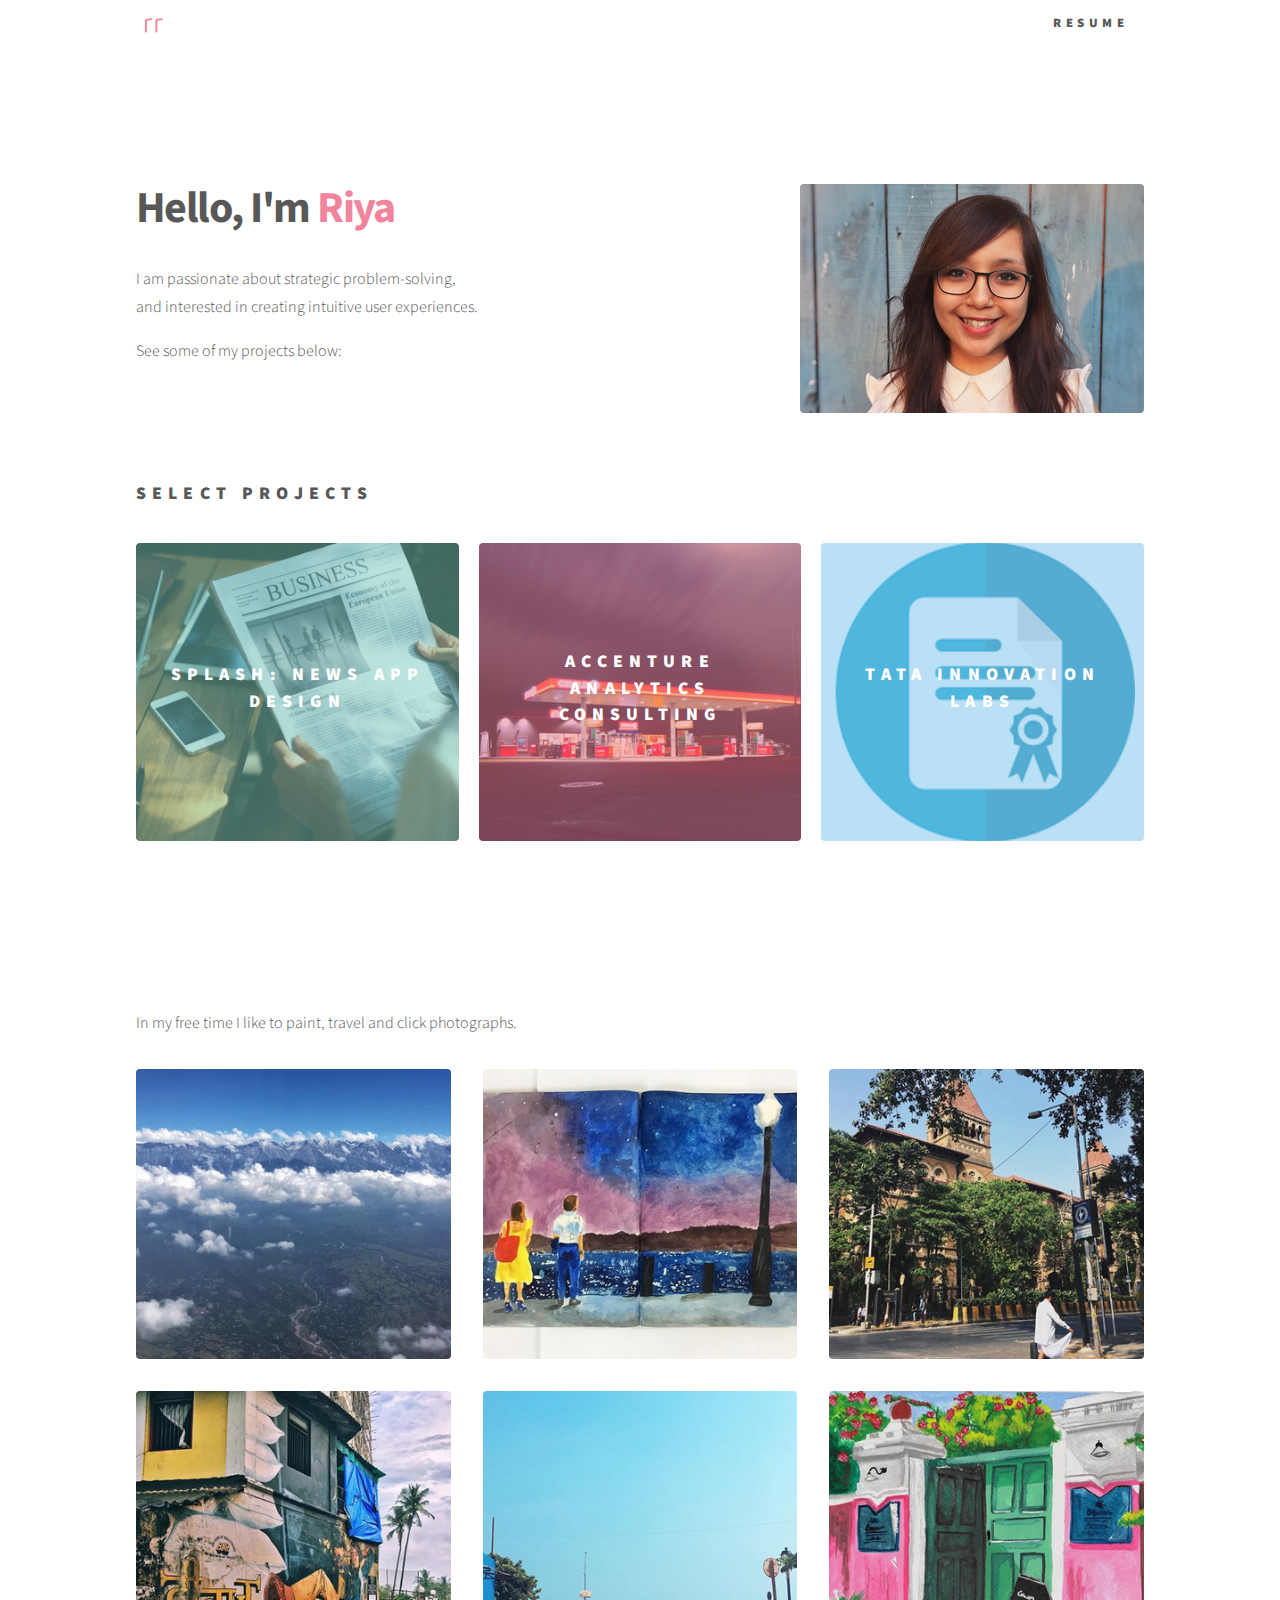
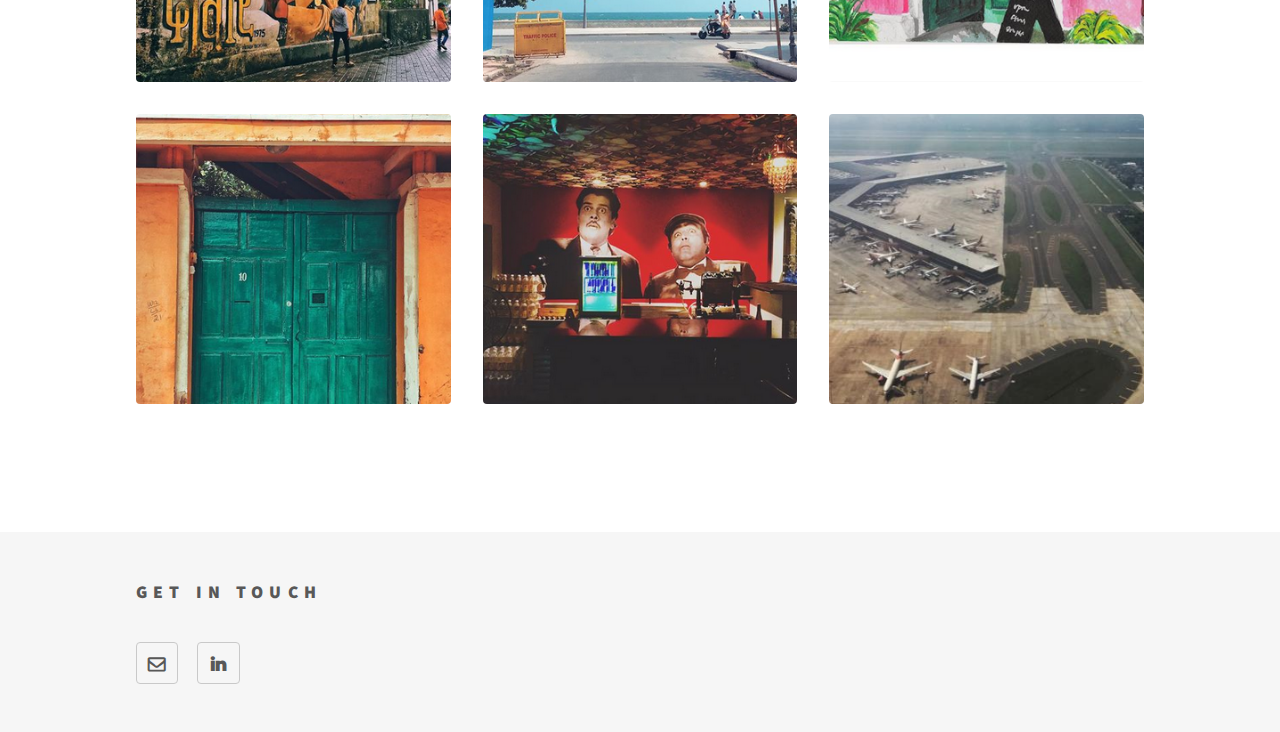
<file: index.html>
<!DOCTYPE HTML>
<!--
	Phantom by HTML5 UP
	html5up.net | @ajlkn
	Free for personal and commercial use under the CCA 3.0 license (html5up.net/license)
-->
<html>
	<head>
		<title>UX Portfolio of Riya Rana</title>
		<meta charset="utf-8" />
		<meta name="viewport" content="width=device-width, initial-scale=1, user-scalable=no" />
		<link rel="stylesheet" href="assets/css/main.css" />
		<noscript><link rel="stylesheet" href="assets/css/noscript.css" /></noscript>
	</head>
	<body class="is-preload">
		<!-- Wrapper -->
			<div id="wrapper">

				<!-- Header -->
				<!-- Navigation bar -->
						<header id="header">
						<div  class="inner">
							<h6><ul class= "navbar">
						   <!-- <li class="left"><a href="index.html">Home</a></li> -->
							 <li class="symbol"><a href="index.html"><img src="images/logo05.png" alt="" /></a></li>
						   <li class="right"><a href="https://riya-rana.github.io/Riya_Rana_resume_for_portfolio.pdf">Resume</a></li>

						 </ul></h6>

					 </div>
					 </header>

				<!-- Main -->
					<div id="main">
						<div class="inner">
							<header>
								<span class="image right"><img src="images/me_horizontal_new.png" alt="" /></span>
								<h1>Hello, I'm <span style="color: #f2849e">Riya</span><br />
								</h1>
								 <p>I am passionate about strategic problem-solving,<br />
									and interested in creating intuitive user experiences. </p>
								<p>See some of my projects below: </p>
							</header>


							<br>
							<br>
							<br>
							<header>
							<h2>Select projects</h2>
							</header>

							<section class="tiles">
								<article class="style3">
									<span class="image">
										<img src="images/project1_cover_image.png" alt="" />
									</span>
									<a href="project01.html">
										<h2>Splash: News App Design</h2>
										<div class="content">
											<p>Low Fidelity prototype of a news app</p>
										</div>
									</a>
								</article>
								<article class="style2">
									<span class="image">
										<img src="images/project2_cover_image.png" alt="" />
									</span>
									<a href="project02.html">
										<h2>Accenture Analytics Consulting</h2>
										<div class="content">
											<p>Case: Finding fuel market share drivers for an Oil and Gas giant</p>
										</div>
									</a>
								</article>
								<article class="style1">
									<span class="image">
										<img src="images/project3_cover_image.png" alt="" />
									</span>
									<a href="project03.html">
										<h2>Tata Innovation Labs</h2>
										<div class="content">
											<p>Intellectual Property Landscaping in the area of Service Design</p>
										</div>
									</a>
								</article>
							</section>
								<br>
								<br>
								<br>
								<br>
								<br>
								<br>
								<!-- Free time -->
								<p>In my free time I like to paint, travel and click photographs. </p>
								<section>
										<div class="box alt">
											<div class="row gtr-uniform">
												<div class="col-4"><span class="image fit"><img src="images/photo_1.png" alt="" /></span></div>
											<div class="col-4"><span class="image fit"><img src="images/photo_2.png" alt="" /></span></div>
											<div class="col-4"><span class="image fit"><img src="images/photo_3.png" alt="" /></span></div>
											<div class="col-4"><span class="image fit"><img src="images/photo_4.png" alt="" /></span></div>
											<div class="col-4"><span class="image fit"><img src="images/photo_5.png" alt="" /></span></div>
											<div class="col-4"><span class="image fit"><img src="images/photo_6.png" alt="" /></span></div>
											<div class="col-4"><span class="image fit"><img src="images/photo_7.png" alt="" /></span></div>
											<div class="col-4"><span class="image fit"><img src="images/photo_8.png" alt="" /></span></div>
											<div class="col-4"><span class="image fit"><img src="images/photo_9.png" alt="" /></span></div>
											</div>
										</div>
										</section>



						</div>
					</div>
					<!-- Footer -->
						<footer id="footer">
							<div class="inner">
						<!--		<section>
									<h2>Get in touch</h2>
									<form method="post" action="#">
										<div class="fields">
											<div class="field half">
												<input type="text" name="name" id="name" placeholder="Name" />
											</div>
											<div class="field half">
												<input type="email" name="email" id="email" placeholder="Email" />
											</div>
											<div class="field">
												<textarea name="message" id="message" placeholder="Message"></textarea>
											</div>
										</div>
										<ul class="actions">
											<li><input type="submit" value="Send" class="primary" /></li>
										</ul>
									</form>
								</section> -->
								<section>
									<h2>Get in touch</h2>
									<ul class="icons">
										<li><a href="mailto:riya.rana06@gmail.com" class="icon style2 fa-envelope-o"><span class="label">Email</span></a></li>
										<li><a href="https://www.linkedin.com/in/riyarana/" class="icon style2 fa-linkedin"><span class="label">Linkedin</span></a></li>
									</ul>
								</section>

							</div>
						</footer>


			</div>

		<!-- Scripts -->
			<script src="assets/js/jquery.min.js"></script>
			<script src="assets/js/browser.min.js"></script>
			<script src="assets/js/breakpoints.min.js"></script>
			<script src="assets/js/util.js"></script>
			<script src="assets/js/main.js"></script>
			<!-- Global site tag (gtag.js) - Google Analytics -->
			<script async src="https://www.googletagmanager.com/gtag/js?id=UA-132889032-1"></script>
			<script>
  		window.dataLayer = window.dataLayer || [];
  		function gtag(){dataLayer.push(arguments);}
  		gtag('js', new Date());
  		gtag('config', 'UA-132889032-1');
			</script>


	</body>
</html>
</file>
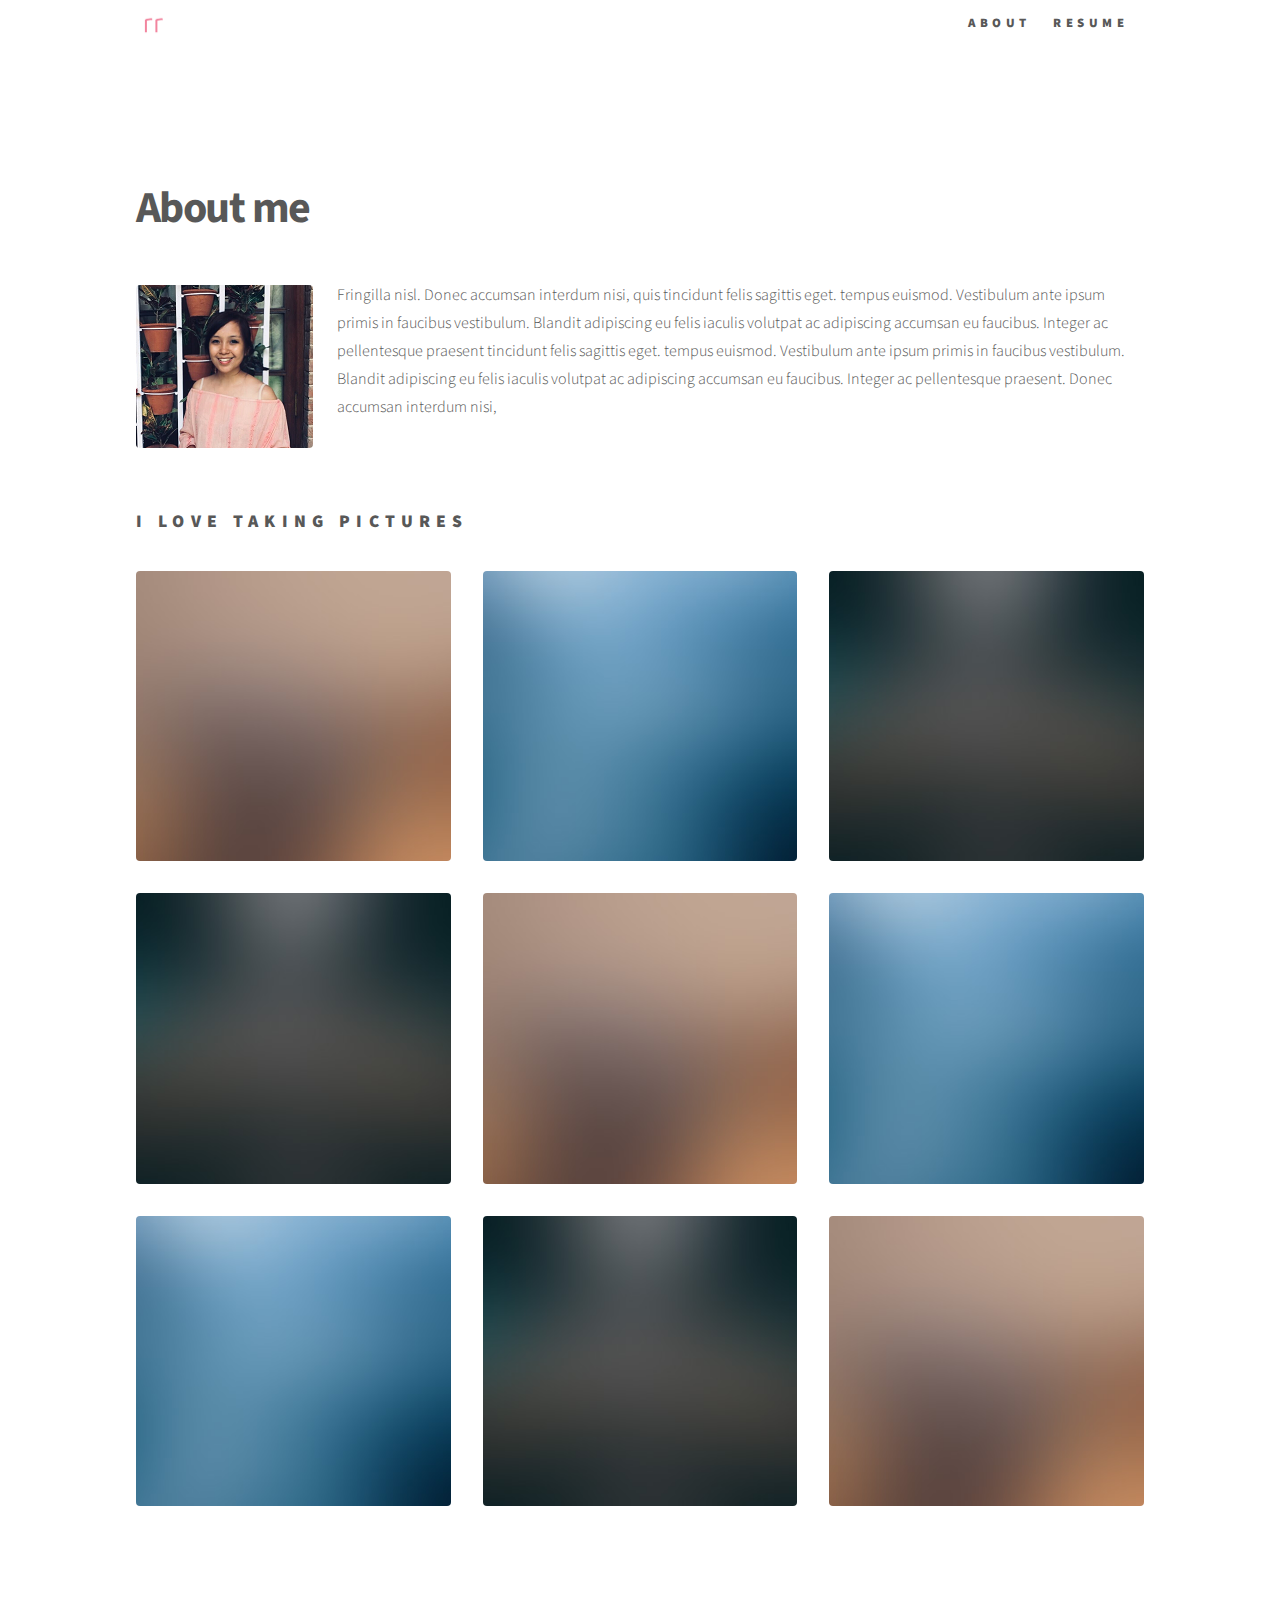
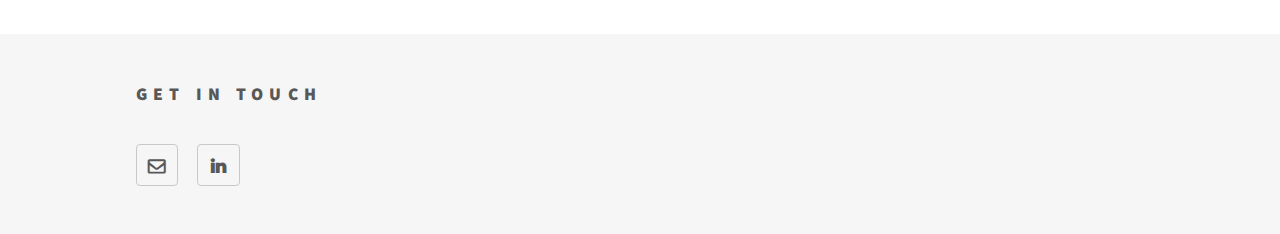
<file: about.html>
<!DOCTYPE HTML>
<!--
	Phantom by HTML5 UP
	html5up.net | @ajlkn
	Free for personal and commercial use under the CCA 3.0 license (html5up.net/license)
-->
<html>
	<head>
		<title>About</title>
		<meta charset="utf-8" />
		<meta name="viewport" content="width=device-width, initial-scale=1, user-scalable=no" />
		<link rel="stylesheet" href="assets/css/main.css" />
		<noscript><link rel="stylesheet" href="assets/css/noscript.css" /></noscript>
	</head>
	<body class="is-preload">
		<!-- Wrapper -->
			<div id="wrapper">

				<!-- Header -->
				<!-- Navigation bar -->
						<header id="header">
						<div  class="inner">
							<h6><ul class= "navbar">
								<li class="symbol"><a href="index.html"><img src="images/logo05.png" alt="" /></a></li>
								<li class="right"><a href="resume.html">Resume</a></li>
								<li class="right"><a href="about.html">About</a></li>
						 </ul></h6>
					 </div>
					 </header>

				<!-- Main -->

				<div id="main">
					<div class="inner">

						<h1>About me</h1>

						<p><span class="image left"><img src="images/me.png" alt="" /></span>Fringilla nisl. Donec accumsan interdum nisi, quis tincidunt felis sagittis eget. tempus euismod. Vestibulum ante ipsum primis in faucibus vestibulum. Blandit adipiscing eu felis iaculis volutpat ac adipiscing accumsan eu faucibus. Integer ac pellentesque praesent tincidunt felis sagittis eget. tempus euismod. Vestibulum ante ipsum primis in faucibus vestibulum. Blandit adipiscing eu felis iaculis volutpat ac adipiscing accumsan eu faucibus. Integer ac pellentesque praesent. Donec accumsan interdum nisi, </p>
						<br>
						<br>
						<h2>I love taking pictures</h2>
						<div class="box alt">
							<div class="row gtr-uniform">

								<div class="col-4"><span class="image fit"><img src="images/pic01.jpg" alt="" /></span></div>
								<div class="col-4"><span class="image fit"><img src="images/pic02.jpg" alt="" /></span></div>
								<div class="col-4"><span class="image fit"><img src="images/pic03.jpg" alt="" /></span></div>
								<div class="col-4"><span class="image fit"><img src="images/pic03.jpg" alt="" /></span></div>
								<div class="col-4"><span class="image fit"><img src="images/pic01.jpg" alt="" /></span></div>
								<div class="col-4"><span class="image fit"><img src="images/pic02.jpg" alt="" /></span></div>
								<div class="col-4"><span class="image fit"><img src="images/pic02.jpg" alt="" /></span></div>
								<div class="col-4"><span class="image fit"><img src="images/pic03.jpg" alt="" /></span></div>
								<div class="col-4"><span class="image fit"><img src="images/pic01.jpg" alt="" /></span></div>
							</div>
						</div>



					</div>
				</div>


					<!-- Footer -->
						<footer id="footer">
							<div class="inner">
						<!--		<section>
									<h2>Get in touch</h2>
									<form method="post" action="#">
										<div class="fields">
											<div class="field half">
												<input type="text" name="name" id="name" placeholder="Name" />
											</div>
											<div class="field half">
												<input type="email" name="email" id="email" placeholder="Email" />
											</div>
											<div class="field">
												<textarea name="message" id="message" placeholder="Message"></textarea>
											</div>
										</div>
										<ul class="actions">
											<li><input type="submit" value="Send" class="primary" /></li>
										</ul>
									</form>
								</section> -->
								<section>
									<h2>Get in touch</h2>
									<ul class="icons">
										<li><a href="mailto:riya.rana06@gmail.com" class="icon style2 fa-envelope-o"><span class="label">Email</span></a></li>
										<li><a href="https://www.linkedin.com/in/riyarana/" class="icon style2 fa-linkedin"><span class="label">Linkedin</span></a></li>
									</ul>
								</section>

							</div>
						</footer>

			</div>

			<!-- Scripts -->
				<script src="assets/js/jquery.min.js"></script>
				<script src="assets/js/browser.min.js"></script>
				<script src="assets/js/breakpoints.min.js"></script>
				<script src="assets/js/util.js"></script>
				<script src="assets/js/main.js"></script>
				<!-- Global site tag (gtag.js) - Google Analytics -->
				<script async src="https://www.googletagmanager.com/gtag/js?id=UA-132889032-1"></script>
				<script>
	  		window.dataLayer = window.dataLayer || [];
	  		function gtag(){dataLayer.push(arguments);}
	  		gtag('js', new Date());
	  		gtag('config', 'UA-132889032-1');
				</script>


		</body>
	</html>
</file>
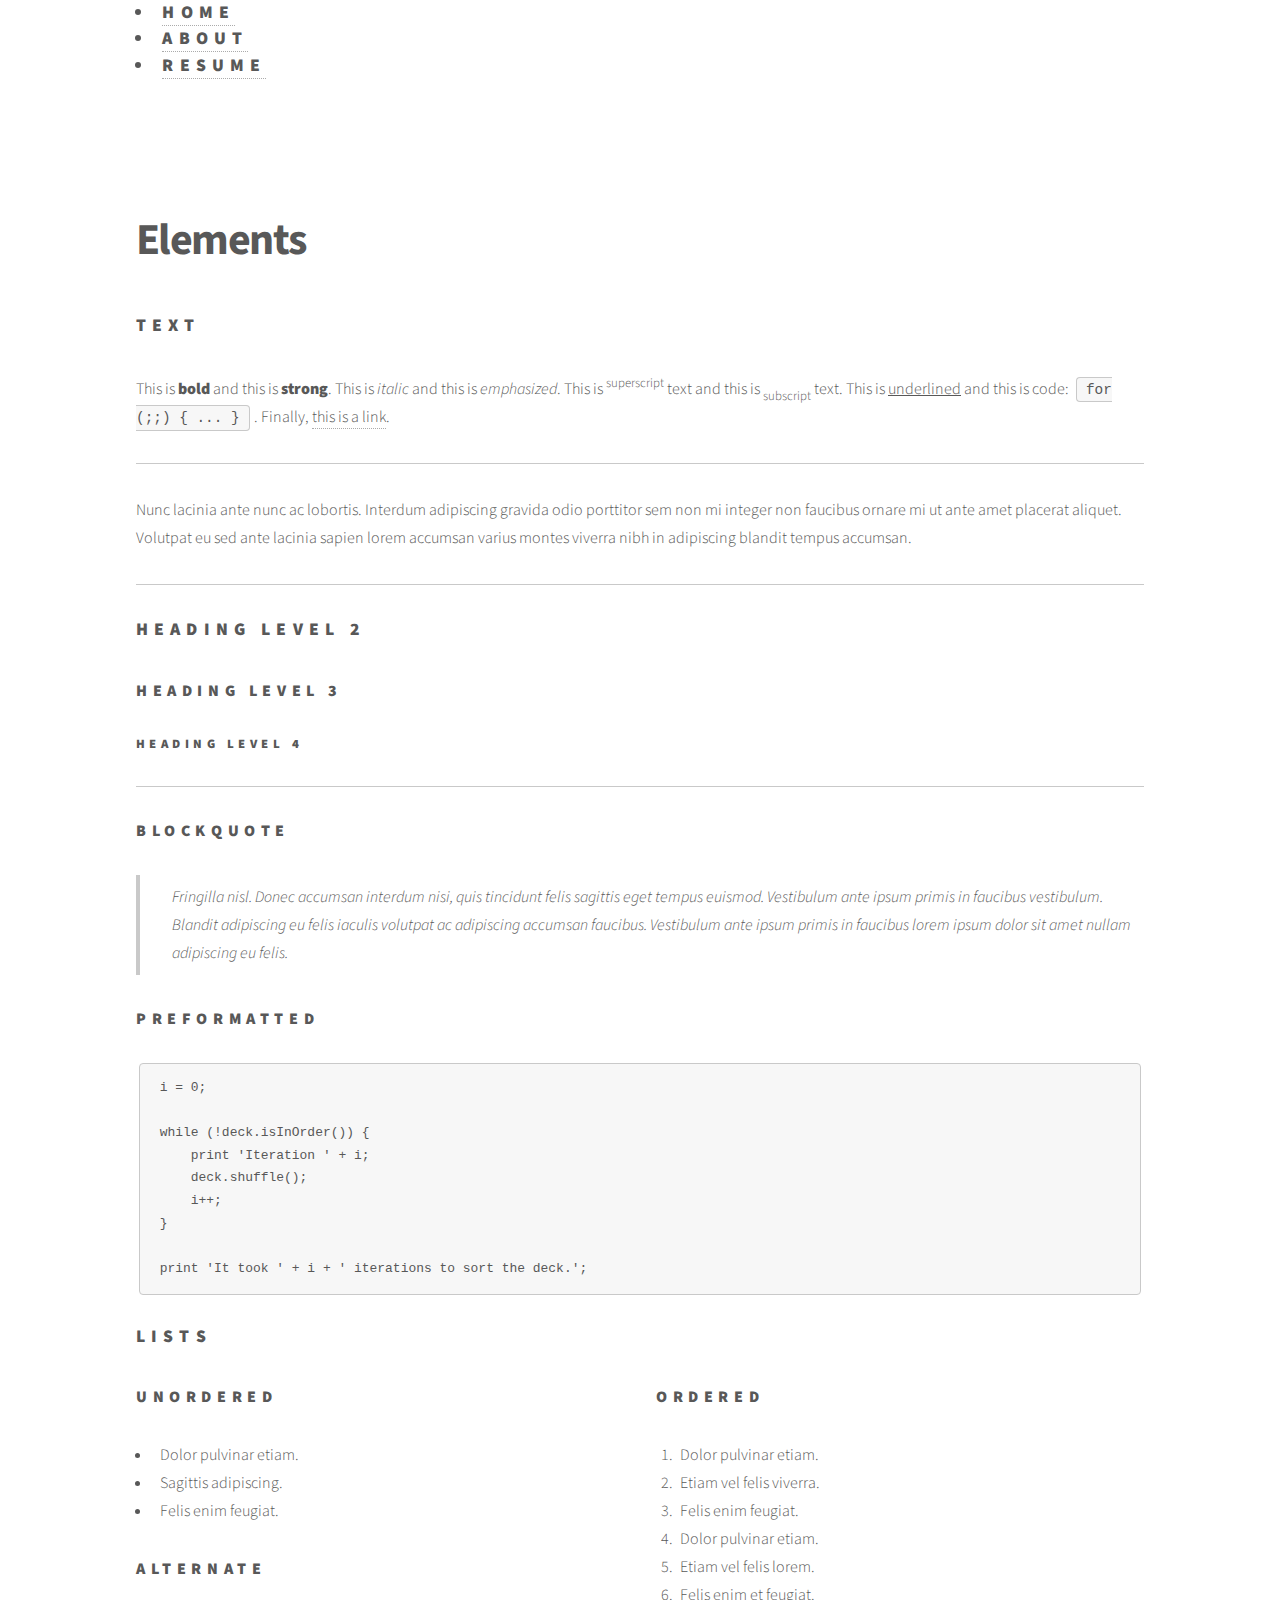
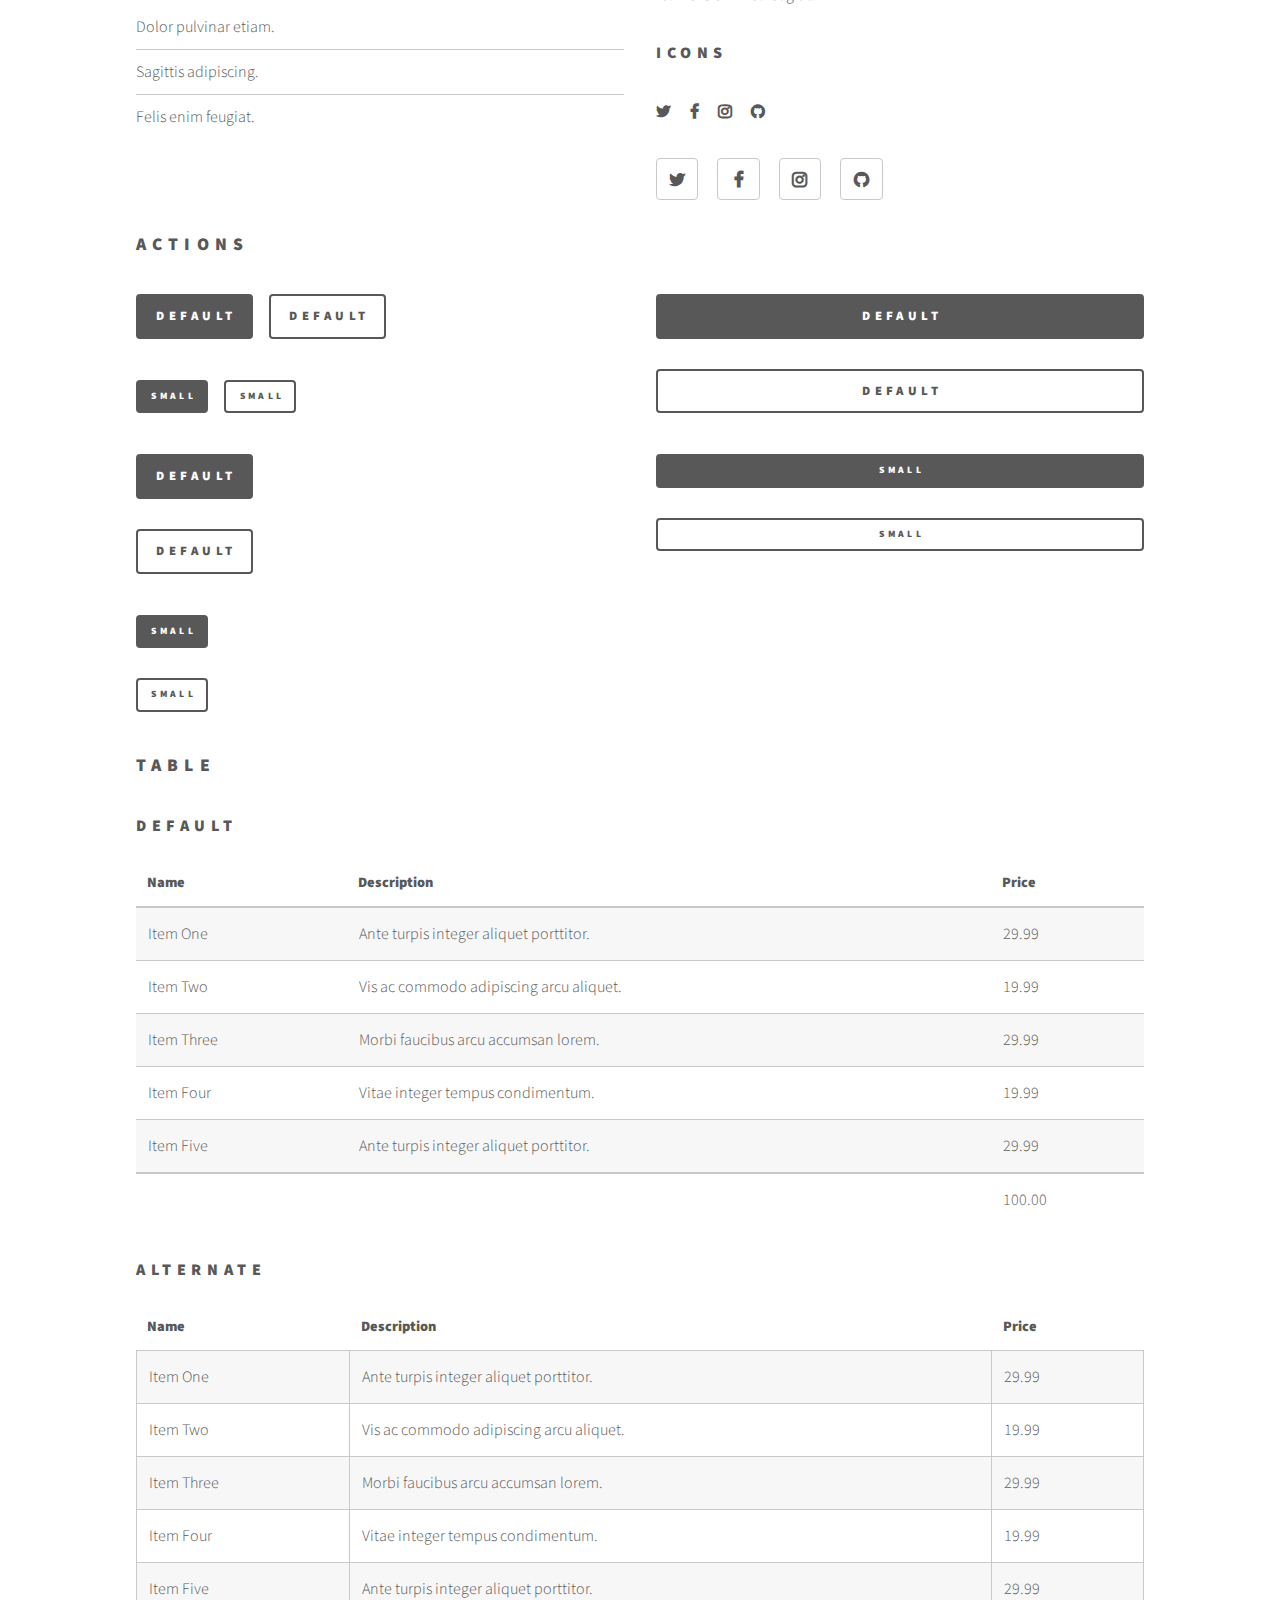
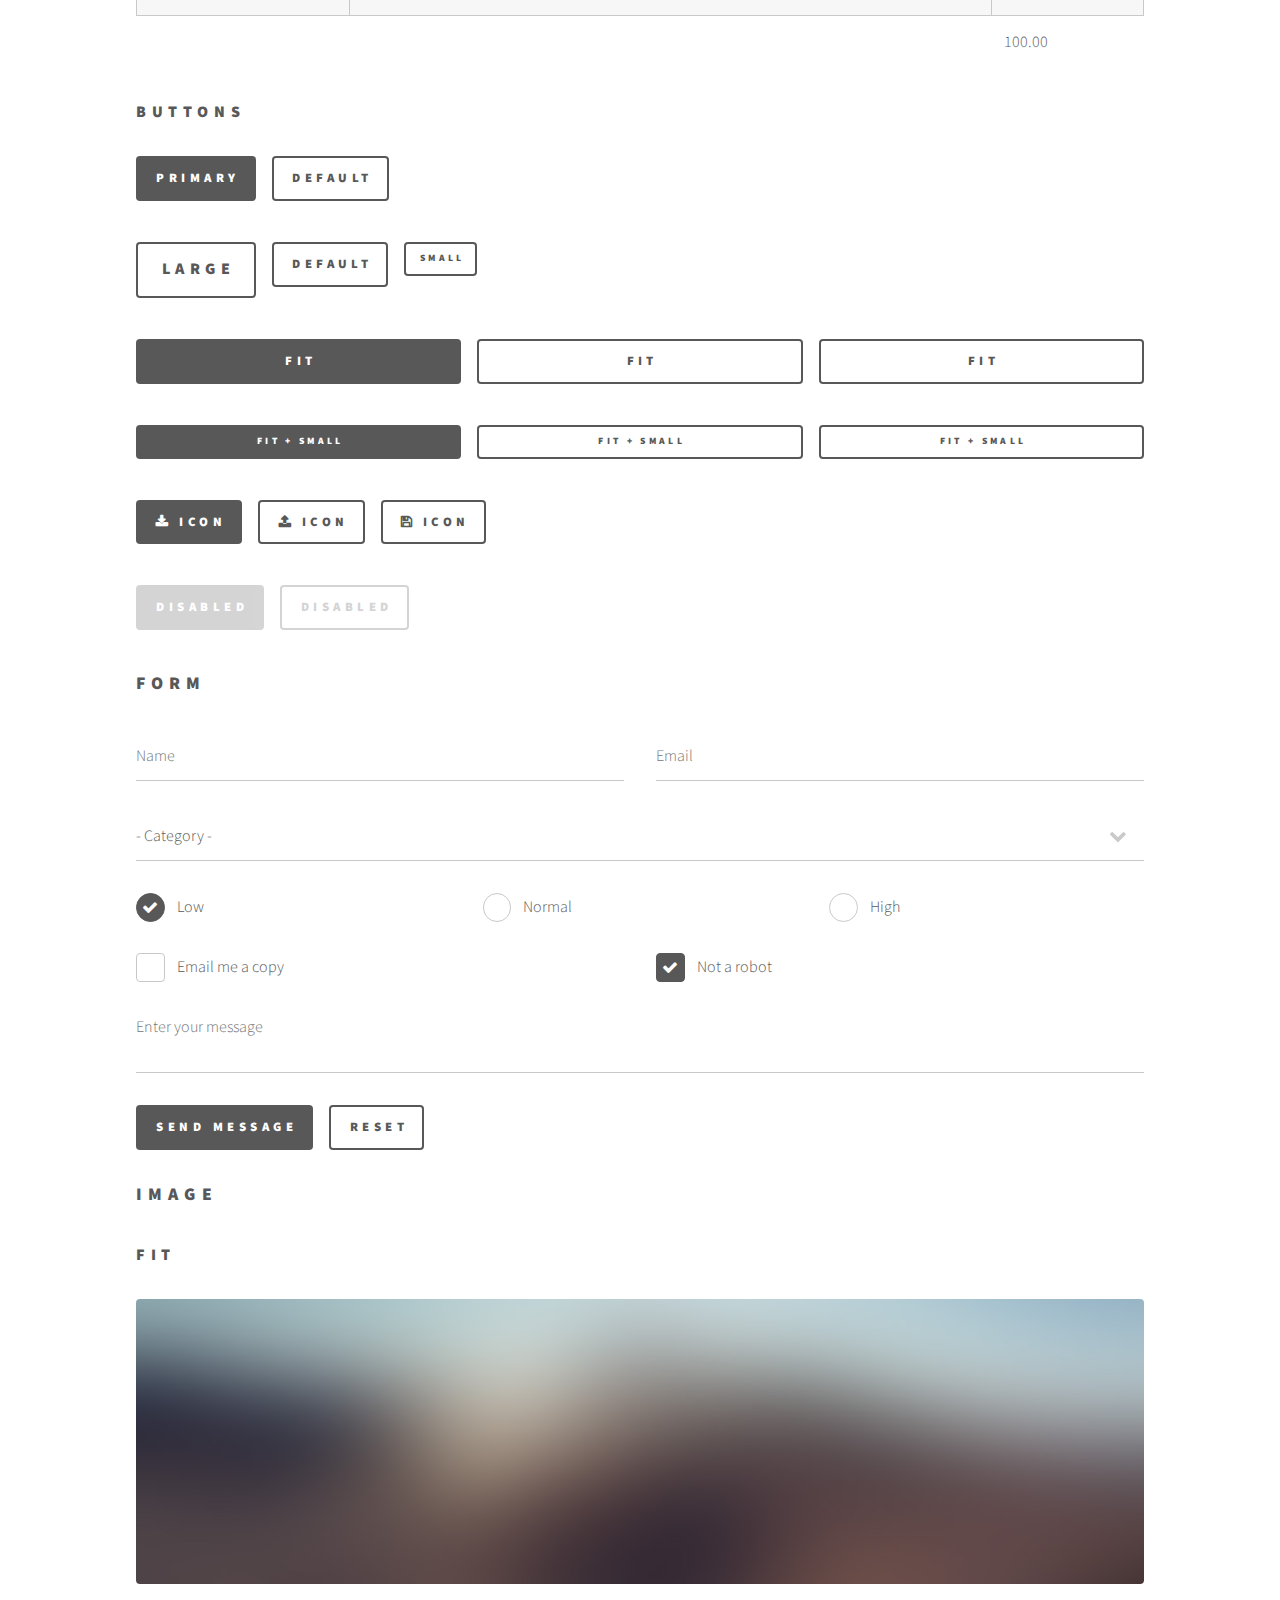
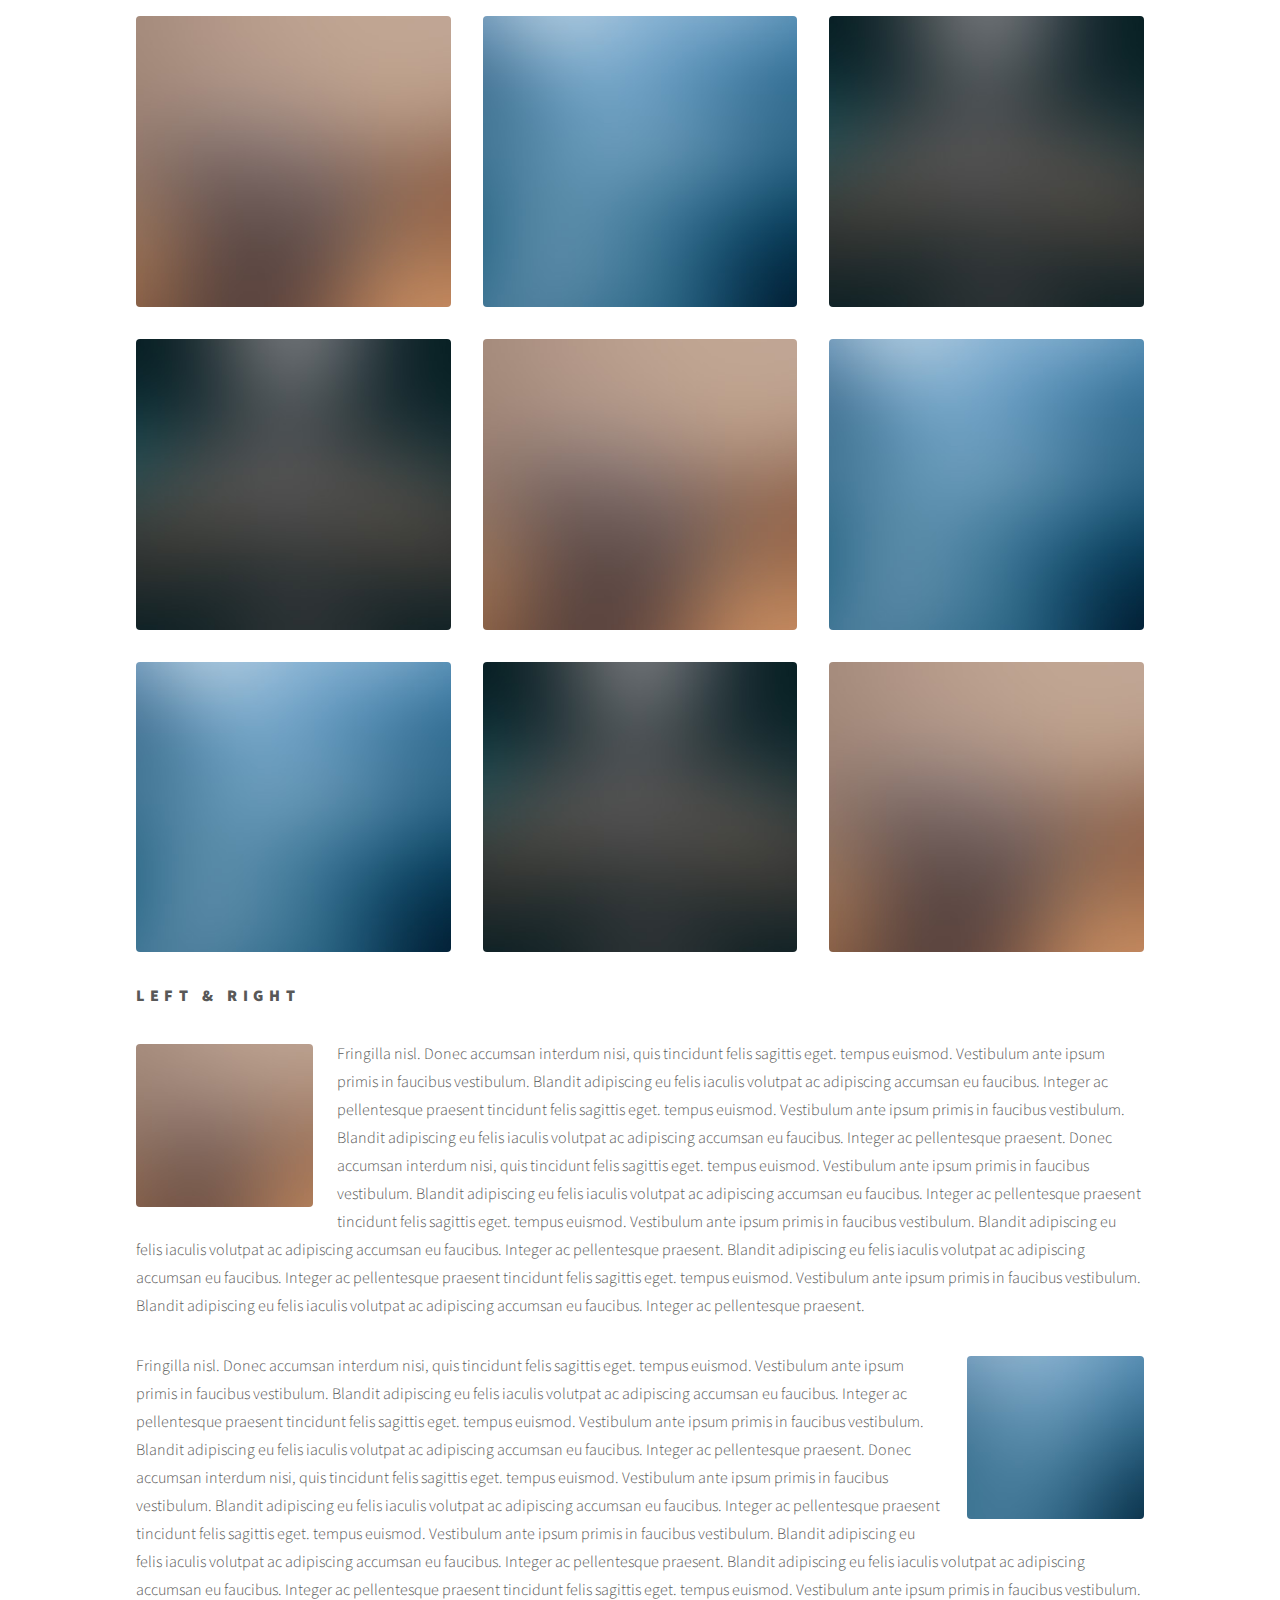
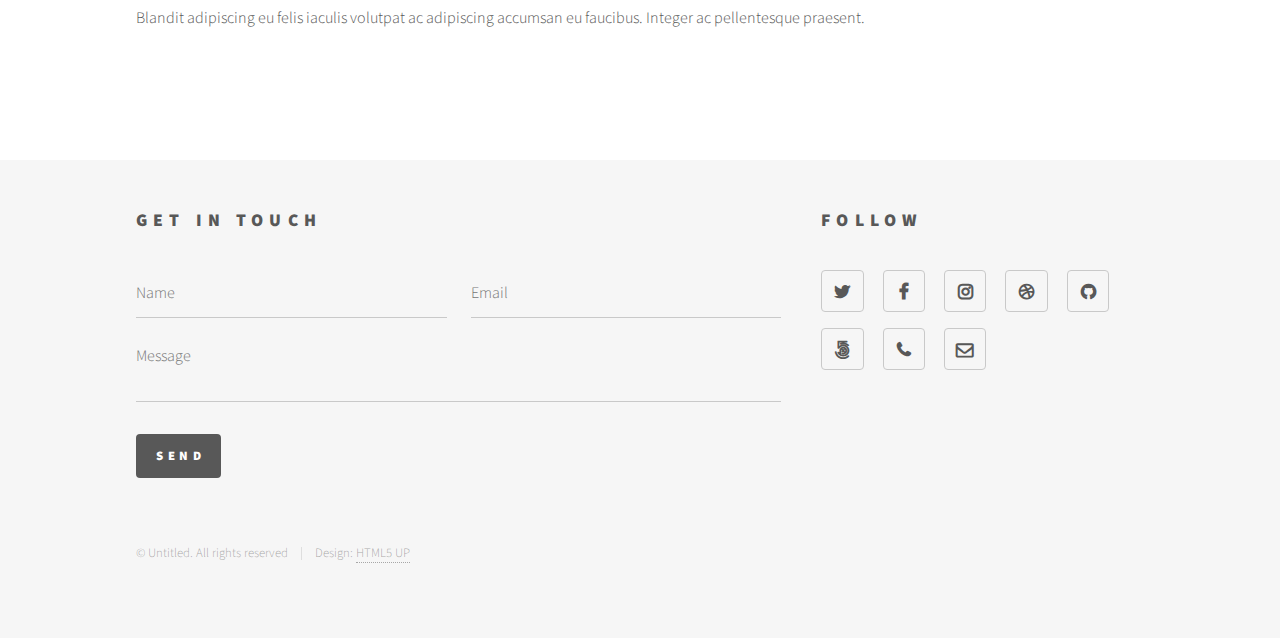
<file: elements.html>
<!DOCTYPE HTML>
<!--
	Phantom by HTML5 UP
	html5up.net | @ajlkn
	Free for personal and commercial use under the CCA 3.0 license (html5up.net/license)
-->
<html>
	<head>
		<title>Elements - Phantom by HTML5 UP</title>
		<meta charset="utf-8" />
		<meta name="viewport" content="width=device-width, initial-scale=1, user-scalable=no" />
		<link rel="stylesheet" href="assets/css/main.css" />
		<noscript><link rel="stylesheet" href="assets/css/noscript.css" /></noscript>
	</head>
	<body class="is-preload">
		<!-- Wrapper -->
			<div id="wrapper">

				<!-- Header -->
				<header id="header">
				<div class="inner">
					<h2><ul>
					 <li><a href="index.html">Home</a></li>
					 <li><a href="about.html">About</a></li>
					 <li><a href="resume.html">Resume</a></li>
				 </ul></h2>
			 </div>
			 </header>
			 		<!-- Main -->
					<div id="main">
						<div class="inner">
							<h1>Elements</h1>

							<!-- Text -->
								<section>
									<h2>Text</h2>
									<p>This is <b>bold</b> and this is <strong>strong</strong>. This is <i>italic</i> and this is <em>emphasized</em>.
									This is <sup>superscript</sup> text and this is <sub>subscript</sub> text.
									This is <u>underlined</u> and this is code: <code>for (;;) { ... }</code>. Finally, <a href="#">this is a link</a>.</p>
									<hr />
									<p>Nunc lacinia ante nunc ac lobortis. Interdum adipiscing gravida odio porttitor sem non mi integer non faucibus ornare mi ut ante amet placerat aliquet. Volutpat eu sed ante lacinia sapien lorem accumsan varius montes viverra nibh in adipiscing blandit tempus accumsan.</p>
									<hr />
									<h2>Heading Level 2</h2>
									<h3>Heading Level 3</h3>
									<h4>Heading Level 4</h4>
									<hr />
									<h3>Blockquote</h3>
									<blockquote>Fringilla nisl. Donec accumsan interdum nisi, quis tincidunt felis sagittis eget tempus euismod. Vestibulum ante ipsum primis in faucibus vestibulum. Blandit adipiscing eu felis iaculis volutpat ac adipiscing accumsan faucibus. Vestibulum ante ipsum primis in faucibus lorem ipsum dolor sit amet nullam adipiscing eu felis.</blockquote>
									<h3>Preformatted</h3>
									<pre><code>i = 0;

while (!deck.isInOrder()) {
    print 'Iteration ' + i;
    deck.shuffle();
    i++;
}

print 'It took ' + i + ' iterations to sort the deck.';</code></pre>
								</section>

							<!-- Lists -->
								<section>
									<h2>Lists</h2>
									<div class="row">
										<div class="col-6 col-12-medium">
											<h3>Unordered</h3>
											<ul>
												<li>Dolor pulvinar etiam.</li>
												<li>Sagittis adipiscing.</li>
												<li>Felis enim feugiat.</li>
											</ul>
											<h3>Alternate</h3>
											<ul class="alt">
												<li>Dolor pulvinar etiam.</li>
												<li>Sagittis adipiscing.</li>
												<li>Felis enim feugiat.</li>
											</ul>
										</div>
										<div class="col-6 col-12-medium">
											<h3>Ordered</h3>
											<ol>
												<li>Dolor pulvinar etiam.</li>
												<li>Etiam vel felis viverra.</li>
												<li>Felis enim feugiat.</li>
												<li>Dolor pulvinar etiam.</li>
												<li>Etiam vel felis lorem.</li>
												<li>Felis enim et feugiat.</li>
											</ol>
											<h3>Icons</h3>
											<ul class="icons">
												<li><a href="#" class="icon style1 fa-twitter"><span class="label">Twitter</span></a></li>
												<li><a href="#" class="icon style1 fa-facebook"><span class="label">Facebook</span></a></li>
												<li><a href="#" class="icon style1 fa-instagram"><span class="label">Instagram</span></a></li>
												<li><a href="#" class="icon style1 fa-github"><span class="label">Github</span></a></li>
											</ul>
											<ul class="icons">
												<li><a href="#" class="icon style2 fa-twitter"><span class="label">Twitter</span></a></li>
												<li><a href="#" class="icon style2 fa-facebook"><span class="label">Facebook</span></a></li>
												<li><a href="#" class="icon style2 fa-instagram"><span class="label">Instagram</span></a></li>
												<li><a href="#" class="icon style2 fa-github"><span class="label">Github</span></a></li>
											</ul>
										</div>
									</div>
									<h2>Actions</h2>
									<div class="row">
										<div class="col-6 col-12-medium">
											<ul class="actions">
												<li><a href="#" class="button primary">Default</a></li>
												<li><a href="#" class="button">Default</a></li>
											</ul>
											<ul class="actions small">
												<li><a href="#" class="button primary small">Small</a></li>
												<li><a href="#" class="button small">Small</a></li>
											</ul>
											<ul class="actions stacked">
												<li><a href="#" class="button primary">Default</a></li>
												<li><a href="#" class="button">Default</a></li>
											</ul>
											<ul class="actions stacked">
												<li><a href="#" class="button primary small">Small</a></li>
												<li><a href="#" class="button small">Small</a></li>
											</ul>
										</div>
										<div class="col-6 col-12-medium">
											<ul class="actions stacked">
												<li><a href="#" class="button primary fit">Default</a></li>
												<li><a href="#" class="button fit">Default</a></li>
											</ul>
											<ul class="actions stacked">
												<li><a href="#" class="button primary small fit">Small</a></li>
												<li><a href="#" class="button small fit">Small</a></li>
											</ul>
										</div>
									</div>
								</section>

							<!-- Table -->
								<section>
									<h2>Table</h2>
									<h3>Default</h3>
									<div class="table-wrapper">
										<table>
											<thead>
												<tr>
													<th>Name</th>
													<th>Description</th>
													<th>Price</th>
												</tr>
											</thead>
											<tbody>
												<tr>
													<td>Item One</td>
													<td>Ante turpis integer aliquet porttitor.</td>
													<td>29.99</td>
												</tr>
												<tr>
													<td>Item Two</td>
													<td>Vis ac commodo adipiscing arcu aliquet.</td>
													<td>19.99</td>
												</tr>
												<tr>
													<td>Item Three</td>
													<td> Morbi faucibus arcu accumsan lorem.</td>
													<td>29.99</td>
												</tr>
												<tr>
													<td>Item Four</td>
													<td>Vitae integer tempus condimentum.</td>
													<td>19.99</td>
												</tr>
												<tr>
													<td>Item Five</td>
													<td>Ante turpis integer aliquet porttitor.</td>
													<td>29.99</td>
												</tr>
											</tbody>
											<tfoot>
												<tr>
													<td colspan="2"></td>
													<td>100.00</td>
												</tr>
											</tfoot>
										</table>
									</div>

									<h3>Alternate</h3>
									<div class="table-wrapper">
										<table class="alt">
											<thead>
												<tr>
													<th>Name</th>
													<th>Description</th>
													<th>Price</th>
												</tr>
											</thead>
											<tbody>
												<tr>
													<td>Item One</td>
													<td>Ante turpis integer aliquet porttitor.</td>
													<td>29.99</td>
												</tr>
												<tr>
													<td>Item Two</td>
													<td>Vis ac commodo adipiscing arcu aliquet.</td>
													<td>19.99</td>
												</tr>
												<tr>
													<td>Item Three</td>
													<td> Morbi faucibus arcu accumsan lorem.</td>
													<td>29.99</td>
												</tr>
												<tr>
													<td>Item Four</td>
													<td>Vitae integer tempus condimentum.</td>
													<td>19.99</td>
												</tr>
												<tr>
													<td>Item Five</td>
													<td>Ante turpis integer aliquet porttitor.</td>
													<td>29.99</td>
												</tr>
											</tbody>
											<tfoot>
												<tr>
													<td colspan="2"></td>
													<td>100.00</td>
												</tr>
											</tfoot>
										</table>
									</div>
								</section>

							<!-- Buttons -->
								<section>
									<h3>Buttons</h3>
									<ul class="actions">
										<li><a href="#" class="button primary">Primary</a></li>
										<li><a href="#" class="button">Default</a></li>
									</ul>
									<ul class="actions">
										<li><a href="#" class="button large">Large</a></li>
										<li><a href="#" class="button">Default</a></li>
										<li><a href="#" class="button small">Small</a></li>
									</ul>
									<ul class="actions fit">
										<li><a href="#" class="button primary fit">Fit</a></li>
										<li><a href="#" class="button fit">Fit</a></li>
										<li><a href="#" class="button fit">Fit</a></li>
									</ul>
									<ul class="actions fit small">
										<li><a href="#" class="button primary fit small">Fit + Small</a></li>
										<li><a href="#" class="button fit small">Fit + Small</a></li>
										<li><a href="#" class="button fit small">Fit + Small</a></li>
									</ul>
									<ul class="actions">
										<li><a href="#" class="button primary icon fa-download">Icon</a></li>
										<li><a href="#" class="button icon fa-upload">Icon</a></li>
										<li><a href="#" class="button icon fa-save">Icon</a></li>
									</ul>
									<ul class="actions">
										<li><span class="button primary disabled">Disabled</span></li>
										<li><span class="button disabled">Disabled</span></li>
									</ul>
								</section>

							<!-- Form -->
								<section>
									<h2>Form</h2>
									<form method="post" action="#">
										<div class="row gtr-uniform">
											<div class="col-6 col-12-xsmall">
												<input type="text" name="demo-name" id="demo-name" value="" placeholder="Name" />
											</div>
											<div class="col-6 col-12-xsmall">
												<input type="email" name="demo-email" id="demo-email" value="" placeholder="Email" />
											</div>
											<div class="col-12">
												<select name="demo-category" id="demo-category">
													<option value="">- Category -</option>
													<option value="1">Manufacturing</option>
													<option value="1">Shipping</option>
													<option value="1">Administration</option>
													<option value="1">Human Resources</option>
												</select>
											</div>
											<div class="col-4 col-12-small">
												<input type="radio" id="demo-priority-low" name="demo-priority" checked>
												<label for="demo-priority-low">Low</label>
											</div>
											<div class="col-4 col-12-small">
												<input type="radio" id="demo-priority-normal" name="demo-priority">
												<label for="demo-priority-normal">Normal</label>
											</div>
											<div class="col-4 col-12-small">
												<input type="radio" id="demo-priority-high" name="demo-priority">
												<label for="demo-priority-high">High</label>
											</div>
											<div class="col-6 col-12-small">
												<input type="checkbox" id="demo-copy" name="demo-copy">
												<label for="demo-copy">Email me a copy</label>
											</div>
											<div class="col-6 col-12-small">
												<input type="checkbox" id="demo-human" name="demo-human" checked>
												<label for="demo-human">Not a robot</label>
											</div>
											<div class="col-12">
												<textarea name="demo-message" id="demo-message" placeholder="Enter your message" rows="6"></textarea>
											</div>
											<div class="col-12">
												<ul class="actions">
													<li><input type="submit" value="Send Message" class="primary" /></li>
													<li><input type="reset" value="Reset" /></li>
												</ul>
											</div>
										</div>
									</form>
								</section>

							<!-- Image -->
								<section>
									<h2>Image</h2>
									<h3>Fit</h3>
									<div class="box alt">
										<div class="row gtr-uniform">
											<div class="col-12"><span class="image fit"><img src="images/pic13.jpg" alt="" /></span></div>
											<div class="col-4"><span class="image fit"><img src="images/pic01.jpg" alt="" /></span></div>
											<div class="col-4"><span class="image fit"><img src="images/pic02.jpg" alt="" /></span></div>
											<div class="col-4"><span class="image fit"><img src="images/pic03.jpg" alt="" /></span></div>
											<div class="col-4"><span class="image fit"><img src="images/pic03.jpg" alt="" /></span></div>
											<div class="col-4"><span class="image fit"><img src="images/pic01.jpg" alt="" /></span></div>
											<div class="col-4"><span class="image fit"><img src="images/pic02.jpg" alt="" /></span></div>
											<div class="col-4"><span class="image fit"><img src="images/pic02.jpg" alt="" /></span></div>
											<div class="col-4"><span class="image fit"><img src="images/pic03.jpg" alt="" /></span></div>
											<div class="col-4"><span class="image fit"><img src="images/pic01.jpg" alt="" /></span></div>
										</div>
									</div>
									<h3>Left &amp; Right</h3>
									<p><span class="image left"><img src="images/pic14.jpg" alt="" /></span>Fringilla nisl. Donec accumsan interdum nisi, quis tincidunt felis sagittis eget. tempus euismod. Vestibulum ante ipsum primis in faucibus vestibulum. Blandit adipiscing eu felis iaculis volutpat ac adipiscing accumsan eu faucibus. Integer ac pellentesque praesent tincidunt felis sagittis eget. tempus euismod. Vestibulum ante ipsum primis in faucibus vestibulum. Blandit adipiscing eu felis iaculis volutpat ac adipiscing accumsan eu faucibus. Integer ac pellentesque praesent. Donec accumsan interdum nisi, quis tincidunt felis sagittis eget. tempus euismod. Vestibulum ante ipsum primis in faucibus vestibulum. Blandit adipiscing eu felis iaculis volutpat ac adipiscing accumsan eu faucibus. Integer ac pellentesque praesent tincidunt felis sagittis eget. tempus euismod. Vestibulum ante ipsum primis in faucibus vestibulum. Blandit adipiscing eu felis iaculis volutpat ac adipiscing accumsan eu faucibus. Integer ac pellentesque praesent. Blandit adipiscing eu felis iaculis volutpat ac adipiscing accumsan eu faucibus. Integer ac pellentesque praesent tincidunt felis sagittis eget. tempus euismod. Vestibulum ante ipsum primis in faucibus vestibulum. Blandit adipiscing eu felis iaculis volutpat ac adipiscing accumsan eu faucibus. Integer ac pellentesque praesent.</p>
									<p><span class="image right"><img src="images/pic15.jpg" alt="" /></span>Fringilla nisl. Donec accumsan interdum nisi, quis tincidunt felis sagittis eget. tempus euismod. Vestibulum ante ipsum primis in faucibus vestibulum. Blandit adipiscing eu felis iaculis volutpat ac adipiscing accumsan eu faucibus. Integer ac pellentesque praesent tincidunt felis sagittis eget. tempus euismod. Vestibulum ante ipsum primis in faucibus vestibulum. Blandit adipiscing eu felis iaculis volutpat ac adipiscing accumsan eu faucibus. Integer ac pellentesque praesent. Donec accumsan interdum nisi, quis tincidunt felis sagittis eget. tempus euismod. Vestibulum ante ipsum primis in faucibus vestibulum. Blandit adipiscing eu felis iaculis volutpat ac adipiscing accumsan eu faucibus. Integer ac pellentesque praesent tincidunt felis sagittis eget. tempus euismod. Vestibulum ante ipsum primis in faucibus vestibulum. Blandit adipiscing eu felis iaculis volutpat ac adipiscing accumsan eu faucibus. Integer ac pellentesque praesent. Blandit adipiscing eu felis iaculis volutpat ac adipiscing accumsan eu faucibus. Integer ac pellentesque praesent tincidunt felis sagittis eget. tempus euismod. Vestibulum ante ipsum primis in faucibus vestibulum. Blandit adipiscing eu felis iaculis volutpat ac adipiscing accumsan eu faucibus. Integer ac pellentesque praesent.</p>
								</section>

						</div>
					</div>

				<!-- Footer -->
					<footer id="footer">
						<div class="inner">
							<section>
								<h2>Get in touch</h2>
								<form method="post" action="#">
									<div class="fields">
										<div class="field half">
											<input type="text" name="name" id="name" placeholder="Name" />
										</div>
										<div class="field half">
											<input type="email" name="email" id="email" placeholder="Email" />
										</div>
										<div class="field">
											<textarea name="message" id="message" placeholder="Message"></textarea>
										</div>
									</div>
									<ul class="actions">
										<li><input type="submit" value="Send" class="primary" /></li>
									</ul>
								</form>
							</section>
							<section>
								<h2>Follow</h2>
								<ul class="icons">
									<li><a href="#" class="icon style2 fa-twitter"><span class="label">Twitter</span></a></li>
									<li><a href="#" class="icon style2 fa-facebook"><span class="label">Facebook</span></a></li>
									<li><a href="#" class="icon style2 fa-instagram"><span class="label">Instagram</span></a></li>
									<li><a href="#" class="icon style2 fa-dribbble"><span class="label">Dribbble</span></a></li>
									<li><a href="#" class="icon style2 fa-github"><span class="label">GitHub</span></a></li>
									<li><a href="#" class="icon style2 fa-500px"><span class="label">500px</span></a></li>
									<li><a href="#" class="icon style2 fa-phone"><span class="label">Phone</span></a></li>
									<li><a href="#" class="icon style2 fa-envelope-o"><span class="label">Email</span></a></li>
								</ul>
							</section>
							<ul class="copyright">
								<li>&copy; Untitled. All rights reserved</li><li>Design: <a href="http://html5up.net">HTML5 UP</a></li>
							</ul>
						</div>
					</footer>

			</div>

			<!-- Scripts -->
				<script src="assets/js/jquery.min.js"></script>
				<script src="assets/js/browser.min.js"></script>
				<script src="assets/js/breakpoints.min.js"></script>
				<script src="assets/js/util.js"></script>
				<script src="assets/js/main.js"></script>
				<!-- Global site tag (gtag.js) - Google Analytics -->
				<script async src="https://www.googletagmanager.com/gtag/js?id=UA-132889032-1"></script>
				<script>
	  		window.dataLayer = window.dataLayer || [];
	  		function gtag(){dataLayer.push(arguments);}
	  		gtag('js', new Date());
	  		gtag('config', 'UA-132889032-1');
				</script>


		</body>
	</html>
</file>
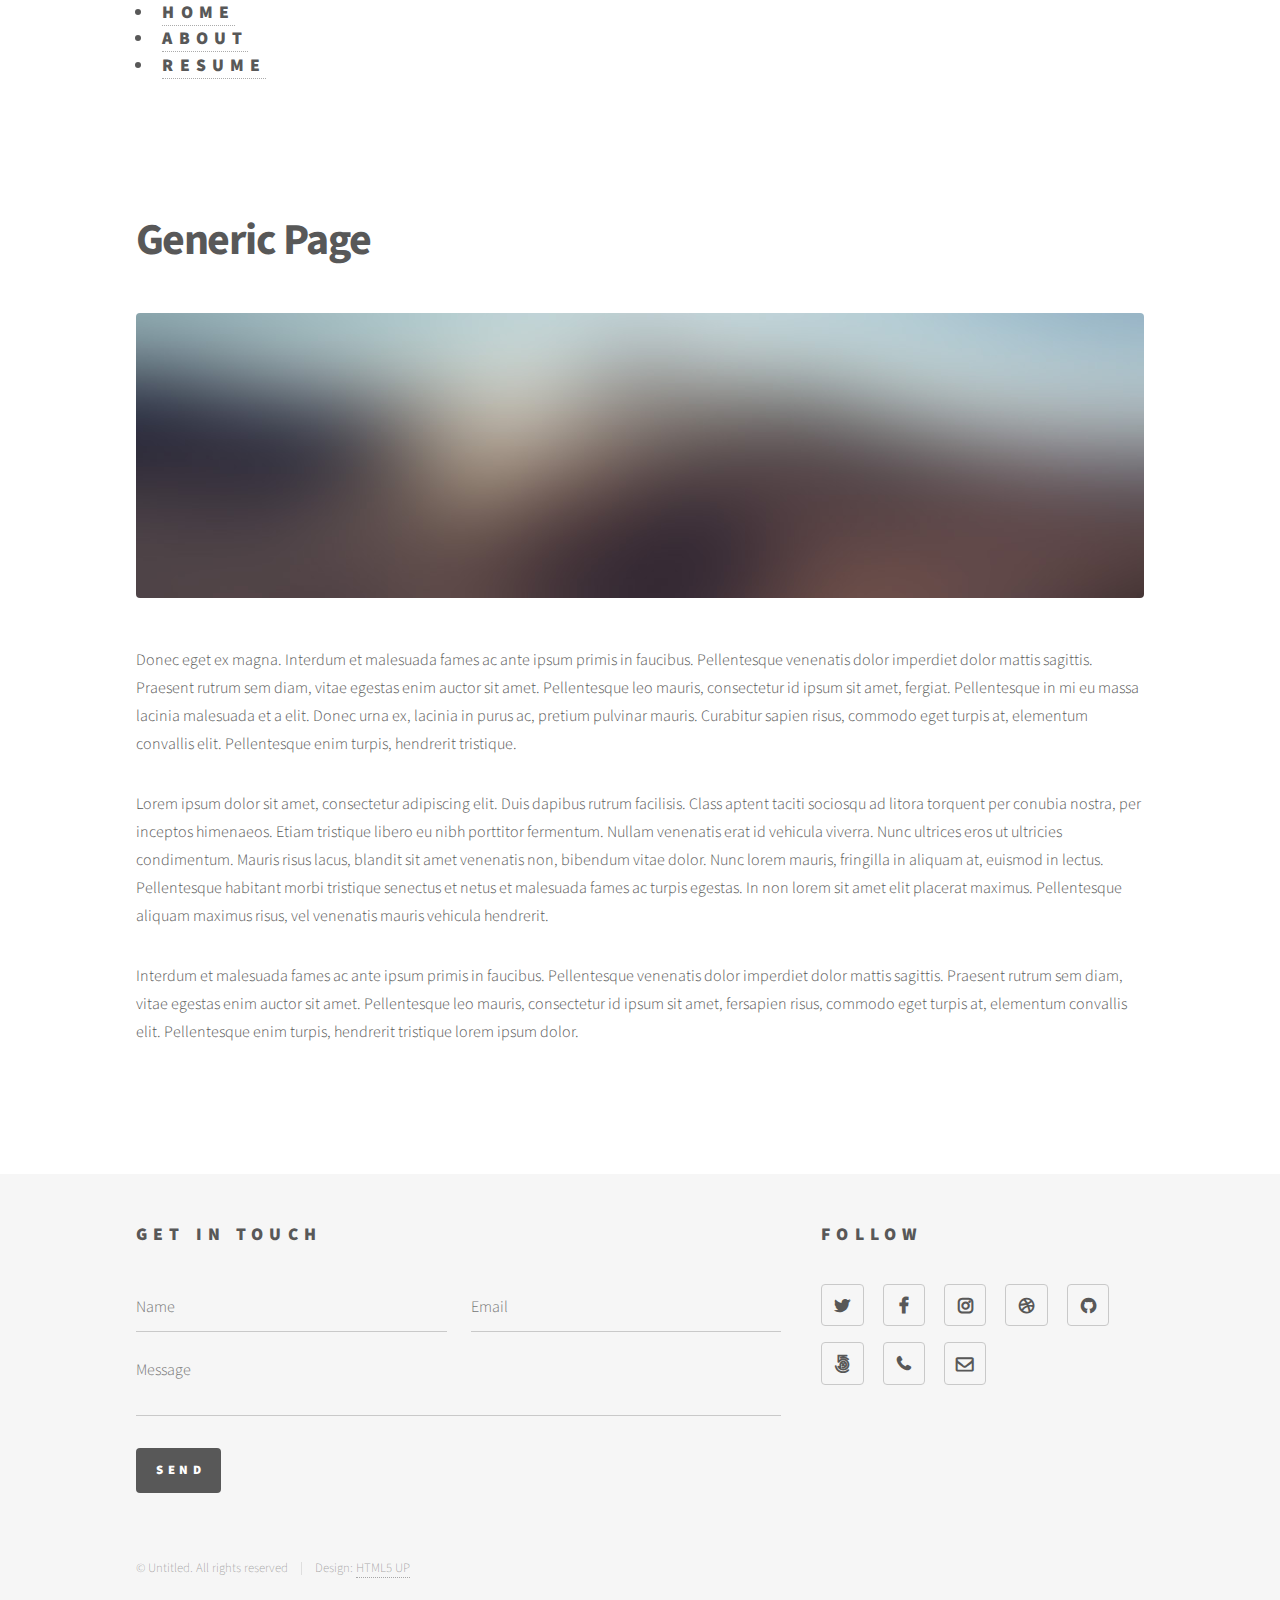
<file: generic.html>
<!DOCTYPE HTML>
<!--
	Phantom by HTML5 UP
	html5up.net | @ajlkn
	Free for personal and commercial use under the CCA 3.0 license (html5up.net/license)
-->
<html>
	<head>
		<title>Generic - Phantom by HTML5 UP</title>
		<meta charset="utf-8" />
		<meta name="viewport" content="width=device-width, initial-scale=1, user-scalable=no" />
		<link rel="stylesheet" href="assets/css/main.css" />
		<noscript><link rel="stylesheet" href="assets/css/noscript.css" /></noscript>
	</head>
	<body class="is-preload">
		<!-- Wrapper -->
			<div id="wrapper">

				<!-- Header -->
				<header id="header">
				<div class="inner">
					<h2><ul>
					 <li><a href="index.html">Home</a></li>
					 <li><a href="about.html">About</a></li>
					 <li><a href="resume.html">Resume</a></li>
				 </ul></h2>
			 </div>
			 </header>
				<!-- Main -->
					<div id="main">
						<div class="inner">
							<h1>Generic Page</h1>
							<span class="image main"><img src="images/pic13.jpg" alt="" /></span>
							<p>Donec eget ex magna. Interdum et malesuada fames ac ante ipsum primis in faucibus. Pellentesque venenatis dolor imperdiet dolor mattis sagittis. Praesent rutrum sem diam, vitae egestas enim auctor sit amet. Pellentesque leo mauris, consectetur id ipsum sit amet, fergiat. Pellentesque in mi eu massa lacinia malesuada et a elit. Donec urna ex, lacinia in purus ac, pretium pulvinar mauris. Curabitur sapien risus, commodo eget turpis at, elementum convallis elit. Pellentesque enim turpis, hendrerit tristique.</p>
							<p>Lorem ipsum dolor sit amet, consectetur adipiscing elit. Duis dapibus rutrum facilisis. Class aptent taciti sociosqu ad litora torquent per conubia nostra, per inceptos himenaeos. Etiam tristique libero eu nibh porttitor fermentum. Nullam venenatis erat id vehicula viverra. Nunc ultrices eros ut ultricies condimentum. Mauris risus lacus, blandit sit amet venenatis non, bibendum vitae dolor. Nunc lorem mauris, fringilla in aliquam at, euismod in lectus. Pellentesque habitant morbi tristique senectus et netus et malesuada fames ac turpis egestas. In non lorem sit amet elit placerat maximus. Pellentesque aliquam maximus risus, vel venenatis mauris vehicula hendrerit.</p>
							<p>Interdum et malesuada fames ac ante ipsum primis in faucibus. Pellentesque venenatis dolor imperdiet dolor mattis sagittis. Praesent rutrum sem diam, vitae egestas enim auctor sit amet. Pellentesque leo mauris, consectetur id ipsum sit amet, fersapien risus, commodo eget turpis at, elementum convallis elit. Pellentesque enim turpis, hendrerit tristique lorem ipsum dolor.</p>
						</div>
					</div>

				<!-- Footer -->
					<footer id="footer">
						<div class="inner">
							<section>
								<h2>Get in touch</h2>
								<form method="post" action="#">
									<div class="fields">
										<div class="field half">
											<input type="text" name="name" id="name" placeholder="Name" />
										</div>
										<div class="field half">
											<input type="email" name="email" id="email" placeholder="Email" />
										</div>
										<div class="field">
											<textarea name="message" id="message" placeholder="Message"></textarea>
										</div>
									</div>
									<ul class="actions">
										<li><input type="submit" value="Send" class="primary" /></li>
									</ul>
								</form>
							</section>
							<section>
								<h2>Follow</h2>
								<ul class="icons">
									<li><a href="#" class="icon style2 fa-twitter"><span class="label">Twitter</span></a></li>
									<li><a href="#" class="icon style2 fa-facebook"><span class="label">Facebook</span></a></li>
									<li><a href="#" class="icon style2 fa-instagram"><span class="label">Instagram</span></a></li>
									<li><a href="#" class="icon style2 fa-dribbble"><span class="label">Dribbble</span></a></li>
									<li><a href="#" class="icon style2 fa-github"><span class="label">GitHub</span></a></li>
									<li><a href="#" class="icon style2 fa-500px"><span class="label">500px</span></a></li>
									<li><a href="#" class="icon style2 fa-phone"><span class="label">Phone</span></a></li>
									<li><a href="#" class="icon style2 fa-envelope-o"><span class="label">Email</span></a></li>
								</ul>
							</section>
							<ul class="copyright">
								<li>&copy; Untitled. All rights reserved</li><li>Design: <a href="http://html5up.net">HTML5 UP</a></li>
							</ul>
						</div>
					</footer>

			</div>

			<!-- Scripts -->
				<script src="assets/js/jquery.min.js"></script>
				<script src="assets/js/browser.min.js"></script>
				<script src="assets/js/breakpoints.min.js"></script>
				<script src="assets/js/util.js"></script>
				<script src="assets/js/main.js"></script>
				<!-- Global site tag (gtag.js) - Google Analytics -->
				<script async src="https://www.googletagmanager.com/gtag/js?id=UA-132889032-1"></script>
				<script>
	  		window.dataLayer = window.dataLayer || [];
	  		function gtag(){dataLayer.push(arguments);}
	  		gtag('js', new Date());
	  		gtag('config', 'UA-132889032-1');
				</script>


		</body>
	</html>
</file>
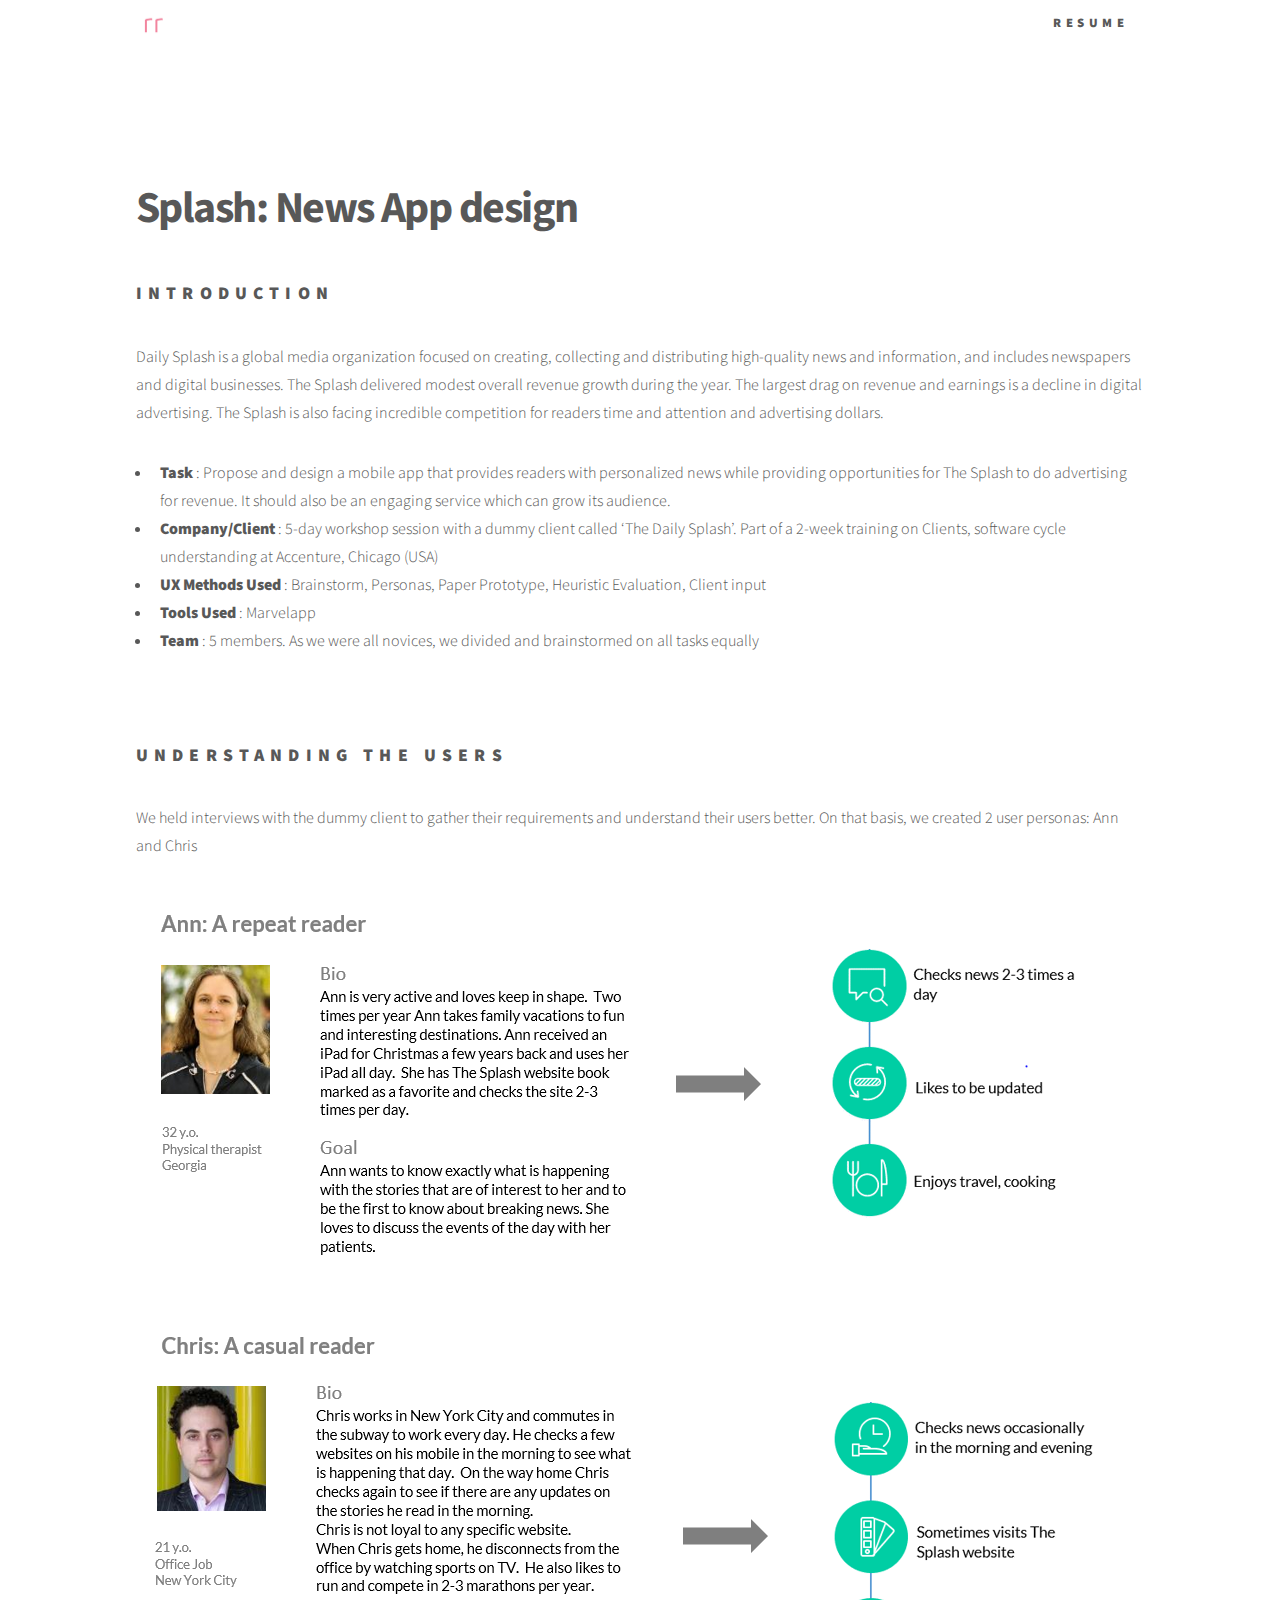
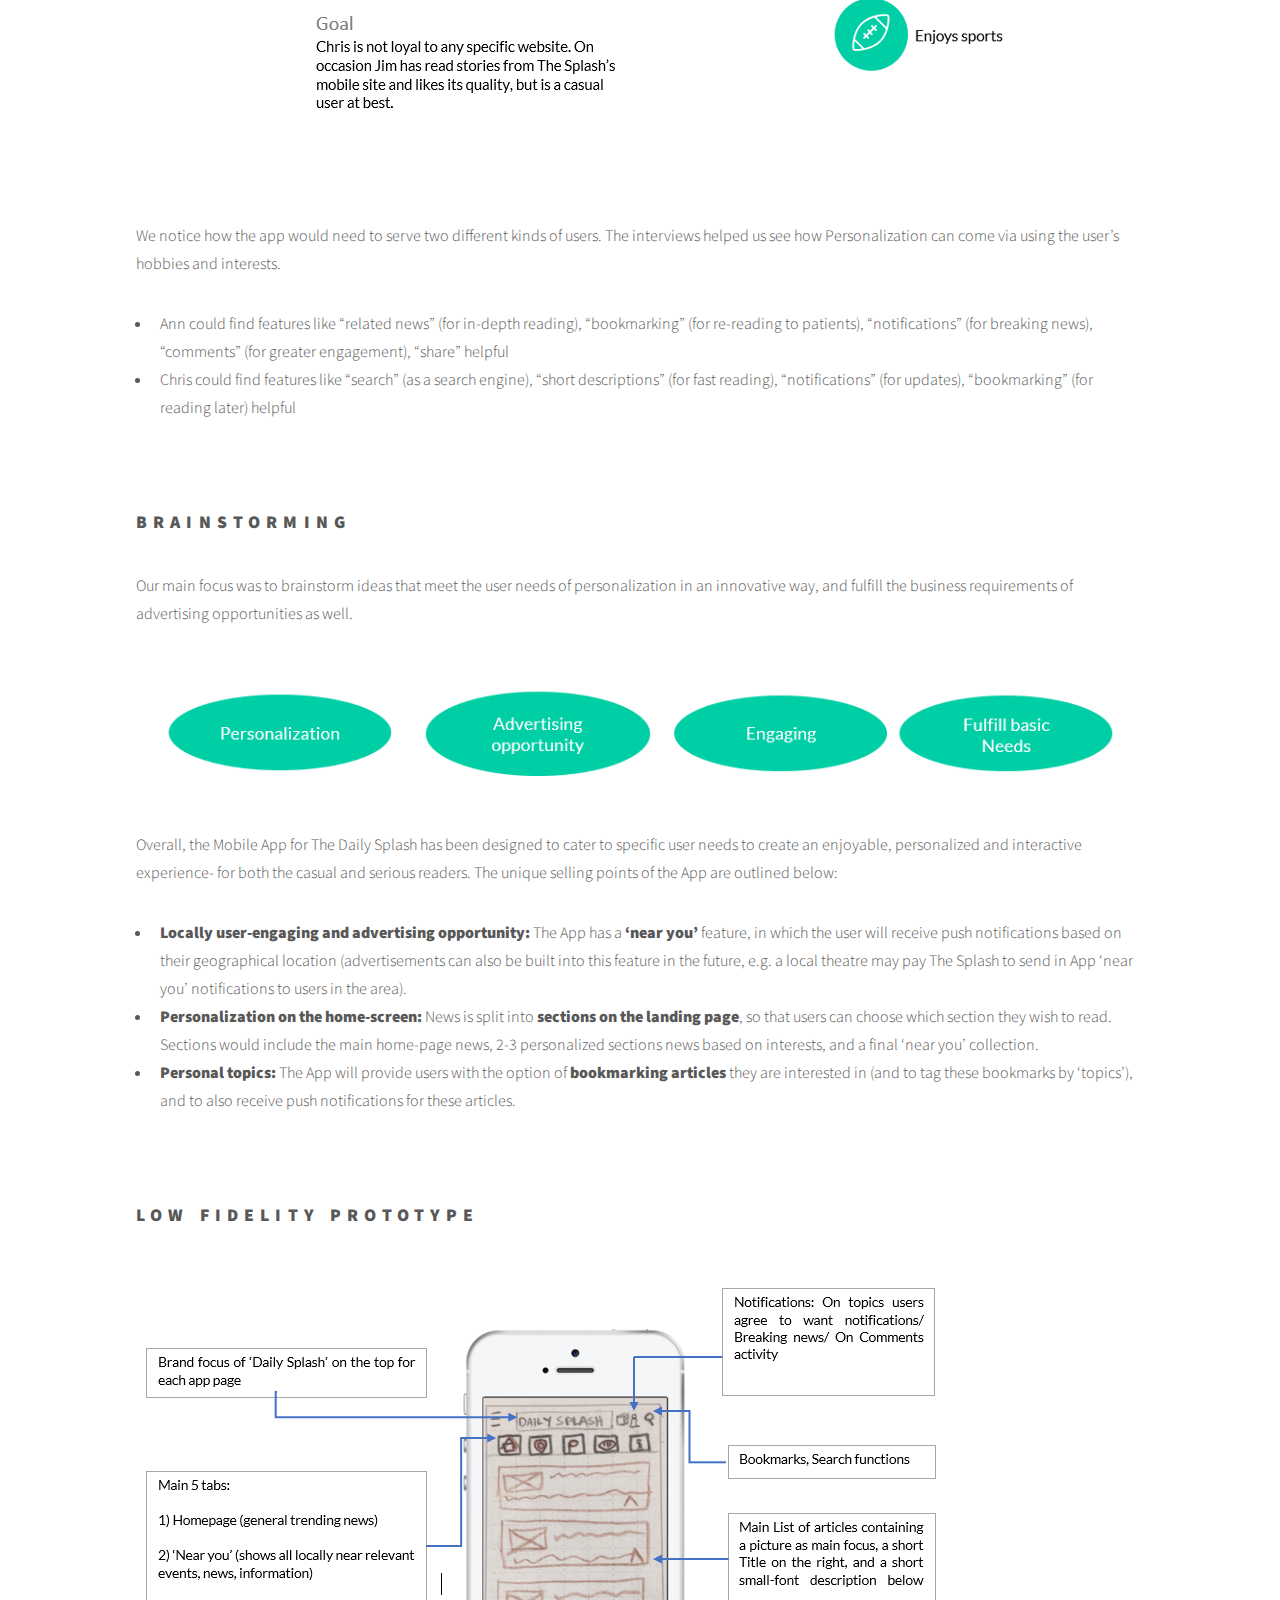
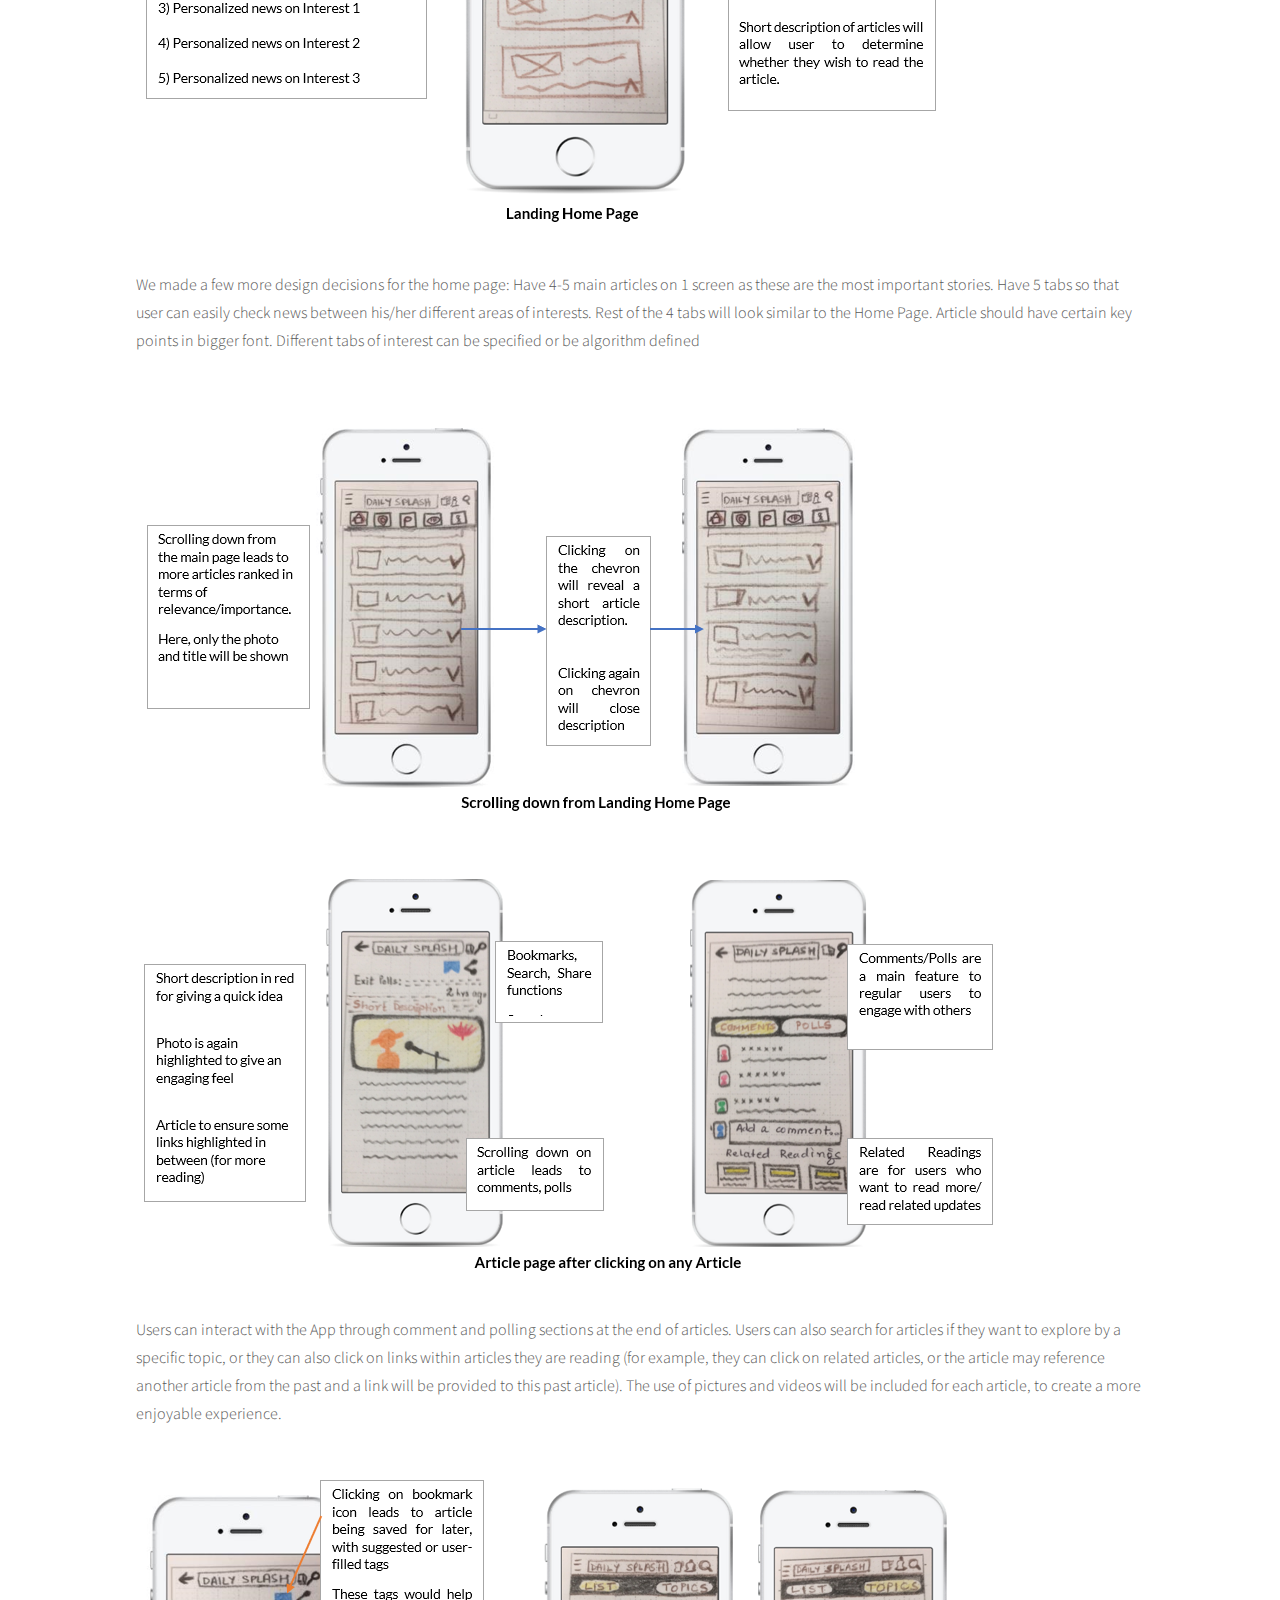
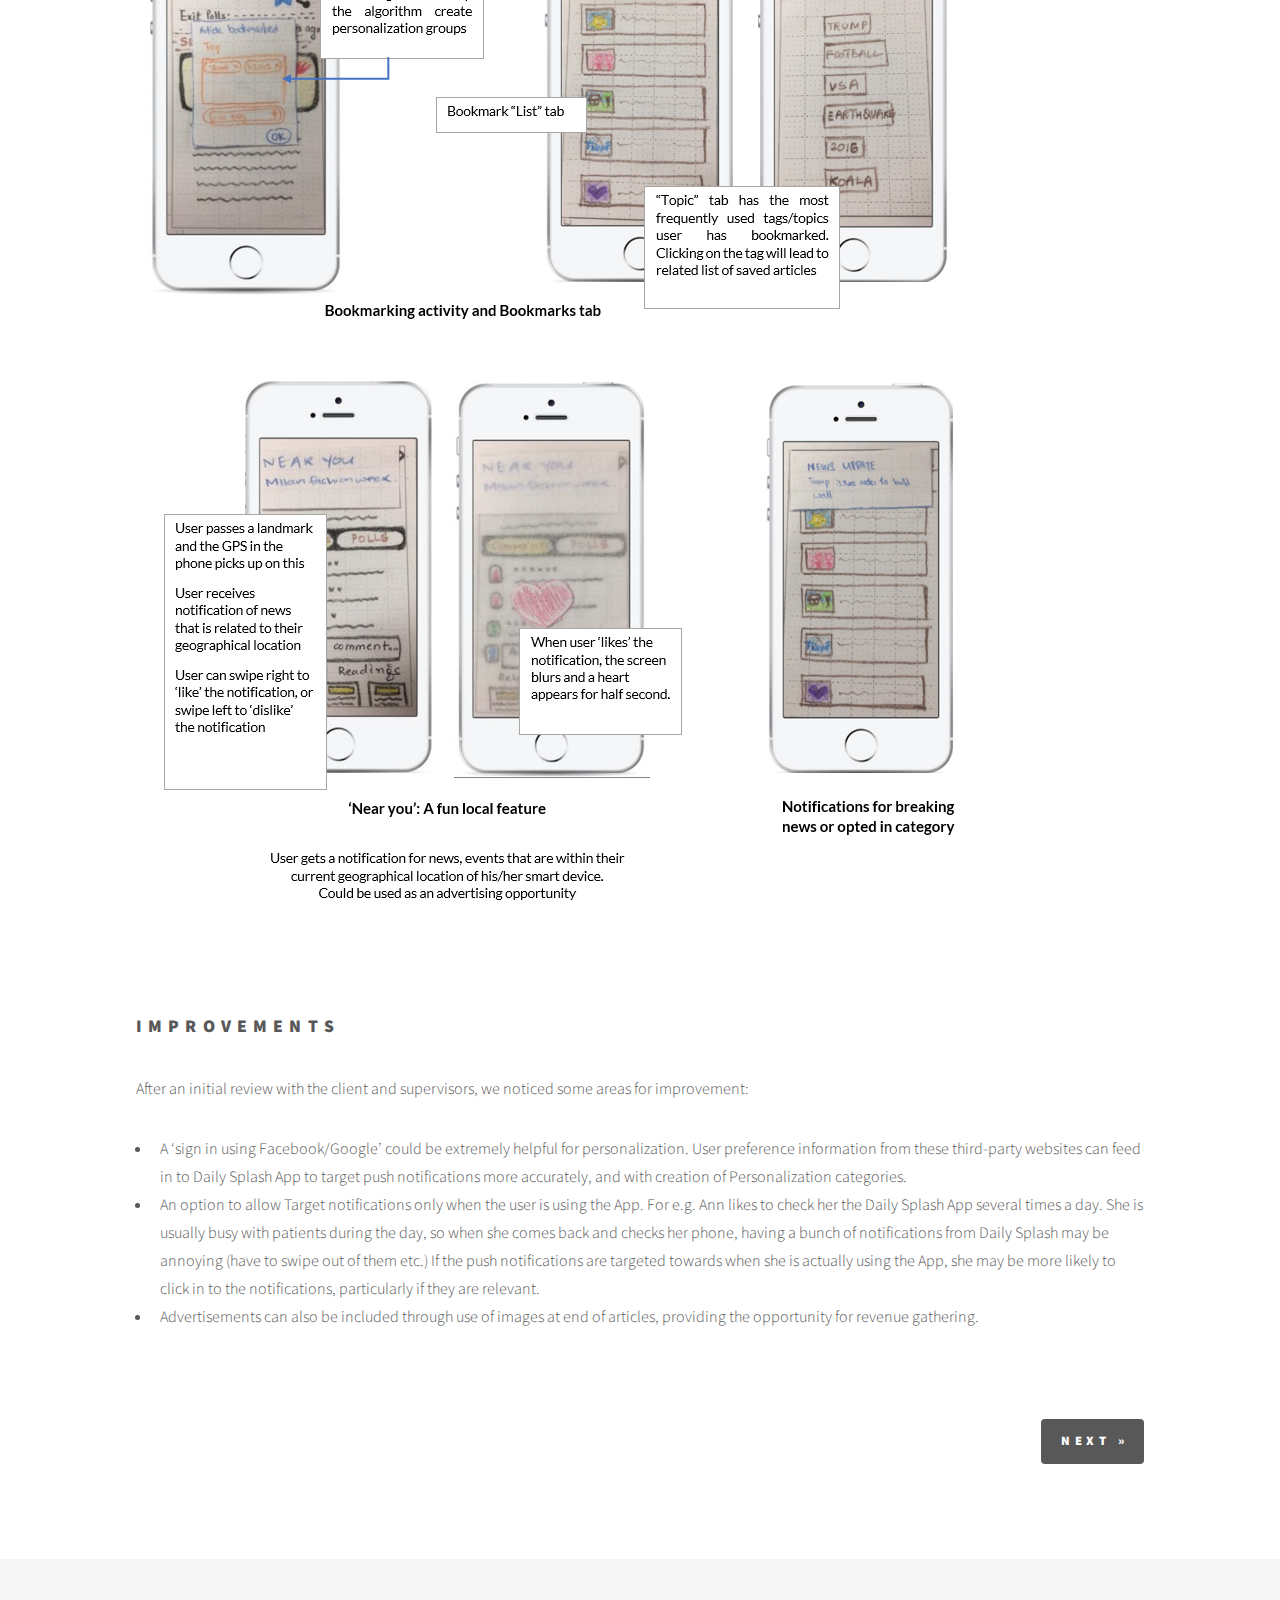
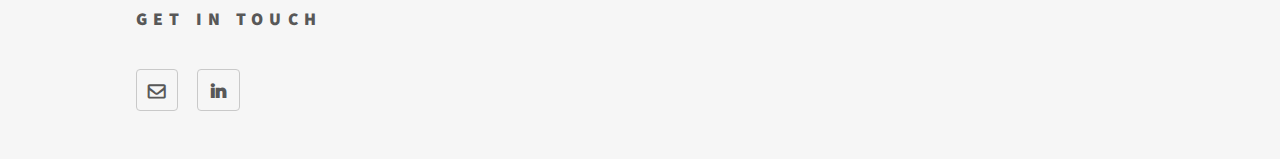
<file: project01.html>
<!DOCTYPE HTML>
<!--
	Phantom by HTML5 UP
	html5up.net | @ajlkn
	Free for personal and commercial use under the CCA 3.0 license (html5up.net/license)
-->
<html>
	<head>
		<title>Splash: News App design</title>
		<meta charset="utf-8" />
		<meta name="viewport" content="width=device-width, initial-scale=1, user-scalable=no" />
		<link rel="stylesheet" href="assets/css/main.css" />
		<noscript><link rel="stylesheet" href="assets/css/noscript.css" /></noscript>
	</head>
	<body class="is-preload">
		<!-- Wrapper -->
			<div id="wrapper">

				<!-- Header -->
				<!-- Navigation bar -->
						<header id="header">
						<div  class="inner">
							<h6><ul class= "navbar">
							 <!-- <li class="left"><a href="index.html">Home</a></li> -->
							 <li class="symbol"><a href="index.html"><img src="images/logo05.png" alt="" /></a></li>
							 <li class="right"><a href="https://riya-rana.github.io/Riya_Rana_resume_for_portfolio.pdf">Resume</a></li>

						 </ul></h6>

					 </div>
					 </header>

				<!-- Main -->
					<div id="main">
						<div class="inner">

              <h1>Splash: News App design</h1>
							<section>
								<h2>Introduction</h2>
								<p>Daily Splash is a global media organization focused on creating, collecting and distributing high-quality news and information, and includes newspapers and digital businesses.
									The Splash delivered modest overall revenue growth during the year. The largest drag on revenue and earnings is a decline in digital advertising. The Splash is also facing incredible competition for readers time and attention and advertising dollars.
								</p>

								<div class="row">
									<div class="col-12 col-12-medium">
									<ul>
										<li><b>Task </b>: Propose and design a mobile app that provides readers with personalized news while providing opportunities for The Splash to do advertising for revenue. It should also be an engaging service which can grow its audience. </li>
										<li><b>Company/Client </b>: 5-day workshop session with a dummy client called ‘The Daily Splash’. Part of a 2-week training on Clients, software cycle understanding at Accenture, Chicago (USA)</li>
										<li><b>UX Methods Used </b>: Brainstorm, Personas, Paper Prototype, Heuristic Evaluation, Client input</li>
										<li><b>Tools Used </b>: Marvelapp</li>
										<li><b>Team </b>: 5 members. As we were all novices, we divided and brainstormed on all tasks equally</li>
										</ul>
									</div>
								</div>
								<br>
								<br>

								<h2>UNDERSTANDING THE USERS</h2>
								<p> We held interviews with the dummy client to gather their requirements and understand their users better. On that basis, we created 2 user personas: Ann and Chris </p>

								<div class="box alt">
									<div class="row gtr-uniform">
										<div class="col-04"><span class="image fit"><img src="images/project1_user_ann.png" alt="" /></span></div>
										<div class="col-04"><span class="image fit"><img src="images/project1_user_chris.png" alt="" /></span></div>
									</div>
								</div>
								<br>
								<br>

								<p>We notice how the app would need to serve two different kinds of users. The interviews helped us see how Personalization can come via using the user’s hobbies and interests. </p>
									<div class="row">
										<div class="col-12 col-12-medium">
										<ul>
											<li>Ann could find features like “related news” (for in-depth reading), “bookmarking” (for re-reading to patients), “notifications” (for breaking news), “comments” (for greater engagement), “share” helpful</li>
											<li>Chris could find features like “search” (as a search engine), “short descriptions” (for fast reading), “notifications” (for updates), “bookmarking” (for reading later) helpful</li>
											</ul>
										</div>
									</div>
									<br>
									<br>


								<h2>BRAINSTORMING</h2>
								<p>Our main focus was to brainstorm ideas that meet the user needs of personalization in an innovative way, and fulfill the business requirements of advertising opportunities as well. </p>
								<div class="box alt">
									<div class="row gtr-uniform">
										<div class="col-04"><span class="image fit"><img src="images/project1_brainstorming.png" alt="" /></span></div>
									</div>
								</div>
								<p> Overall, the Mobile App for The Daily Splash has been designed to cater to specific user needs to create an enjoyable, personalized and interactive experience- for both the casual and serious readers. The unique selling points of the App are outlined below:</p>
								<div class="row">
									<div class="col-12 col-12-medium">
									<ul>
										<li><b>Locally user-engaging and advertising opportunity:</b>  The App has a <b>‘near you’</b> feature, in which the user will receive push notifications based on their geographical location (advertisements can also be built into this feature in the future, e.g. a local theatre may pay The Splash to send in App ‘near you’ notifications to users in the area).</li>
										<li><b>Personalization on the home-screen:</b> News is split into <b>sections on the landing page</b>, so that users can choose which section they wish to read. Sections would include the main home-page news, 2-3 personalized sections news based on interests, and a final ‘near you’ collection.</li>
										<li><b>Personal topics:</b> The App will provide users with the option of <b> bookmarking articles </b> they are interested in (and to tag these bookmarks by ‘topics’), and to also receive push notifications for these articles.</li>
										</ul>
									</div>
								</div>
								<br>
								<br>


								<h2>LOW FIDELITY PROTOTYPE</h2>
								<div class="box alt">
									<div class="row gtr-uniform">
										<div class="col-04"><span class="image fit"><img src="images/project1_lowfidelity_prototype_1.png" alt="" /></span></div>
									</div>
								</div>
								<p> We made a few more design decisions for the home page: Have 4-5 main articles on 1 screen as these are the most important stories. Have 5 tabs so that user can easily check news between his/her different areas of interests. Rest of the 4 tabs will look similar to the Home Page. Article should have certain key points in bigger font. Different tabs of interest can be specified or be algorithm defined </p>

								<div class="box alt">
									<div class="row gtr-uniform">
										<div class="col-04"><span class="image fit"><img src="images/project1_lowfidelity_prototype_2.png" alt="" /></span></div>
										<div class="col-04"><span class="image fit"><img src="images/project1_lowfidelity_prototype_3.png" alt="" /></span></div>
									</div>
								</div>
								<p> Users can interact with the App through comment and polling sections at the end of articles.
									Users can also search for articles if they want to explore by a specific topic, or they can also click on links within articles they are reading (for example, they can click on related articles, or the article may reference another article from the past and a link will be provided to this past article).
									The use of pictures and videos will be included for each article, to create a more enjoyable experience.</p>

								<div class="box alt">
									<div class="row gtr-uniform">
										<div class="col-04"><span class="image fit"><img src="images/project1_lowfidelity_prototype_4.png" alt="" /></span></div>
										<div class="col-04"><span class="image fit"><img src="images/project1_lowfidelity_prototype_5.png" alt="" /></span></div>
									</div>
								</div>
								<br>
								<br>


								<h2>IMPROVEMENTS</h2>
								<p> After an initial review with the client and supervisors, we noticed some areas for improvement:</p>
								<div class="row">
									<div class="col-12 col-12-medium">
									<ul>
										<li>A ‘sign in using Facebook/Google’ could be extremely helpful for personalization. User preference information from these third-party websites can feed in to Daily Splash App to target push notifications more accurately, and with creation of Personalization categories. </li>
										<li>An option to allow Target notifications only when the user is using the App. For e.g. Ann likes to check her the Daily Splash App several times a day. She is usually busy with patients during the day, so when she comes back and checks her phone, having a bunch of notifications from Daily Splash may be annoying (have to swipe out of them etc.) If the push notifications are targeted towards when she is actually using the App, she may be more likely to click in to the notifications, particularly if they are relevant. </li>
										<li> Advertisements can also be included through use of images at end of articles, providing the opportunity for revenue gathering.</li>
										</ul>
									</div>
								</div>
								<br>
								<br>




              <ul class="icons">
                <li><a></a></li>
                <li class="right"><a href="project02.html" class="button primary">Next &raquo</a></li>
              </ul>
							</section>


						</div>
					</div>

					<!-- Footer -->
						<footer id="footer">
							<div class="inner">
						<!--		<section>
									<h2>Get in touch</h2>
									<form method="post" action="#">
										<div class="fields">
											<div class="field half">
												<input type="text" name="name" id="name" placeholder="Name" />
											</div>
											<div class="field half">
												<input type="email" name="email" id="email" placeholder="Email" />
											</div>
											<div class="field">
												<textarea name="message" id="message" placeholder="Message"></textarea>
											</div>
										</div>
										<ul class="actions">
											<li><input type="submit" value="Send" class="primary" /></li>
										</ul>
									</form>
								</section> -->
								<section>
									<h2>Get in touch</h2>
									<ul class="icons">
										<li><a href="mailto:riya.rana06@gmail.com" class="icon style2 fa-envelope-o"><span class="label">Email</span></a></li>
										<li><a href="https://www.linkedin.com/in/riyarana/" class="icon style2 fa-linkedin"><span class="label">Linkedin</span></a></li>
									</ul>
								</section>

							</div>
						</footer>

			</div>

			<!-- Scripts -->
				<script src="assets/js/jquery.min.js"></script>
				<script src="assets/js/browser.min.js"></script>
				<script src="assets/js/breakpoints.min.js"></script>
				<script src="assets/js/util.js"></script>
				<script src="assets/js/main.js"></script>
				<!-- Global site tag (gtag.js) - Google Analytics -->
				<script async src="https://www.googletagmanager.com/gtag/js?id=UA-132889032-1"></script>
				<script>
	  		window.dataLayer = window.dataLayer || [];
	  		function gtag(){dataLayer.push(arguments);}
	  		gtag('js', new Date());
	  		gtag('config', 'UA-132889032-1');
				</script>


		</body>
	</html>
</file>
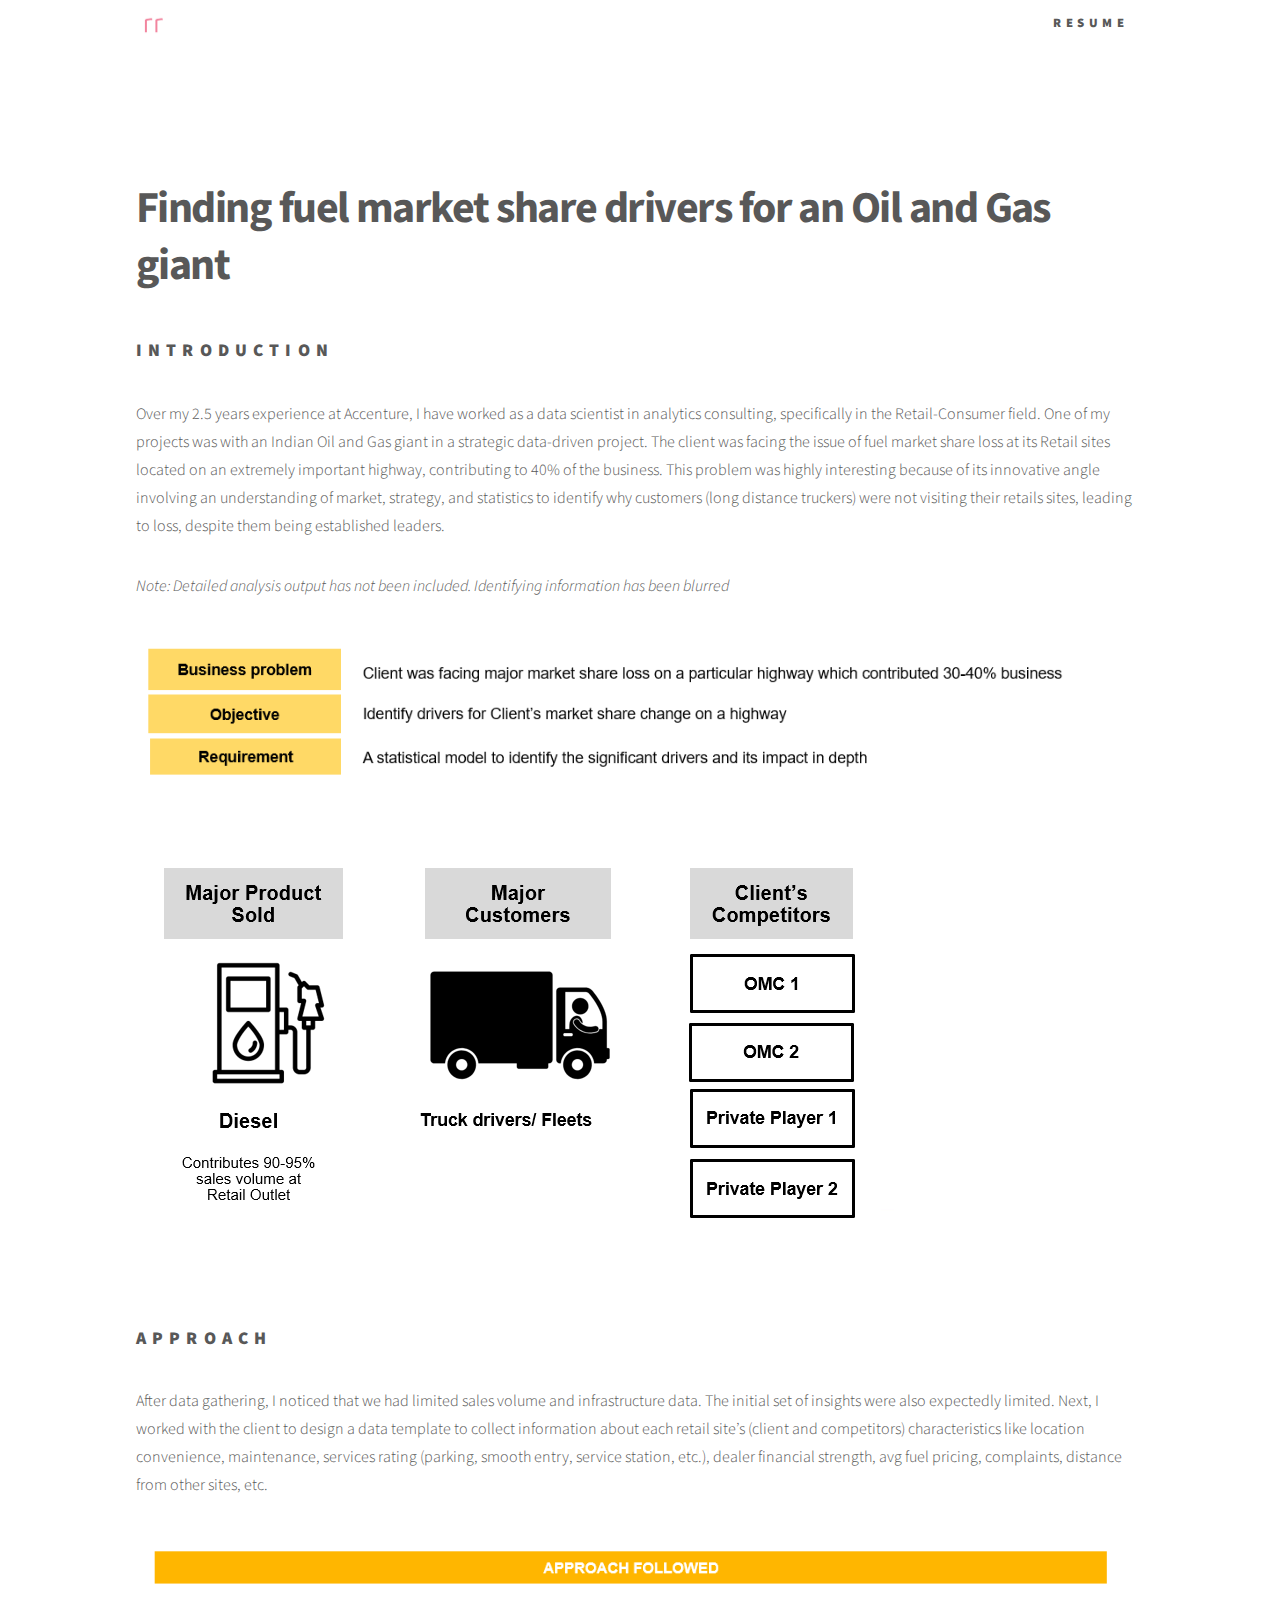
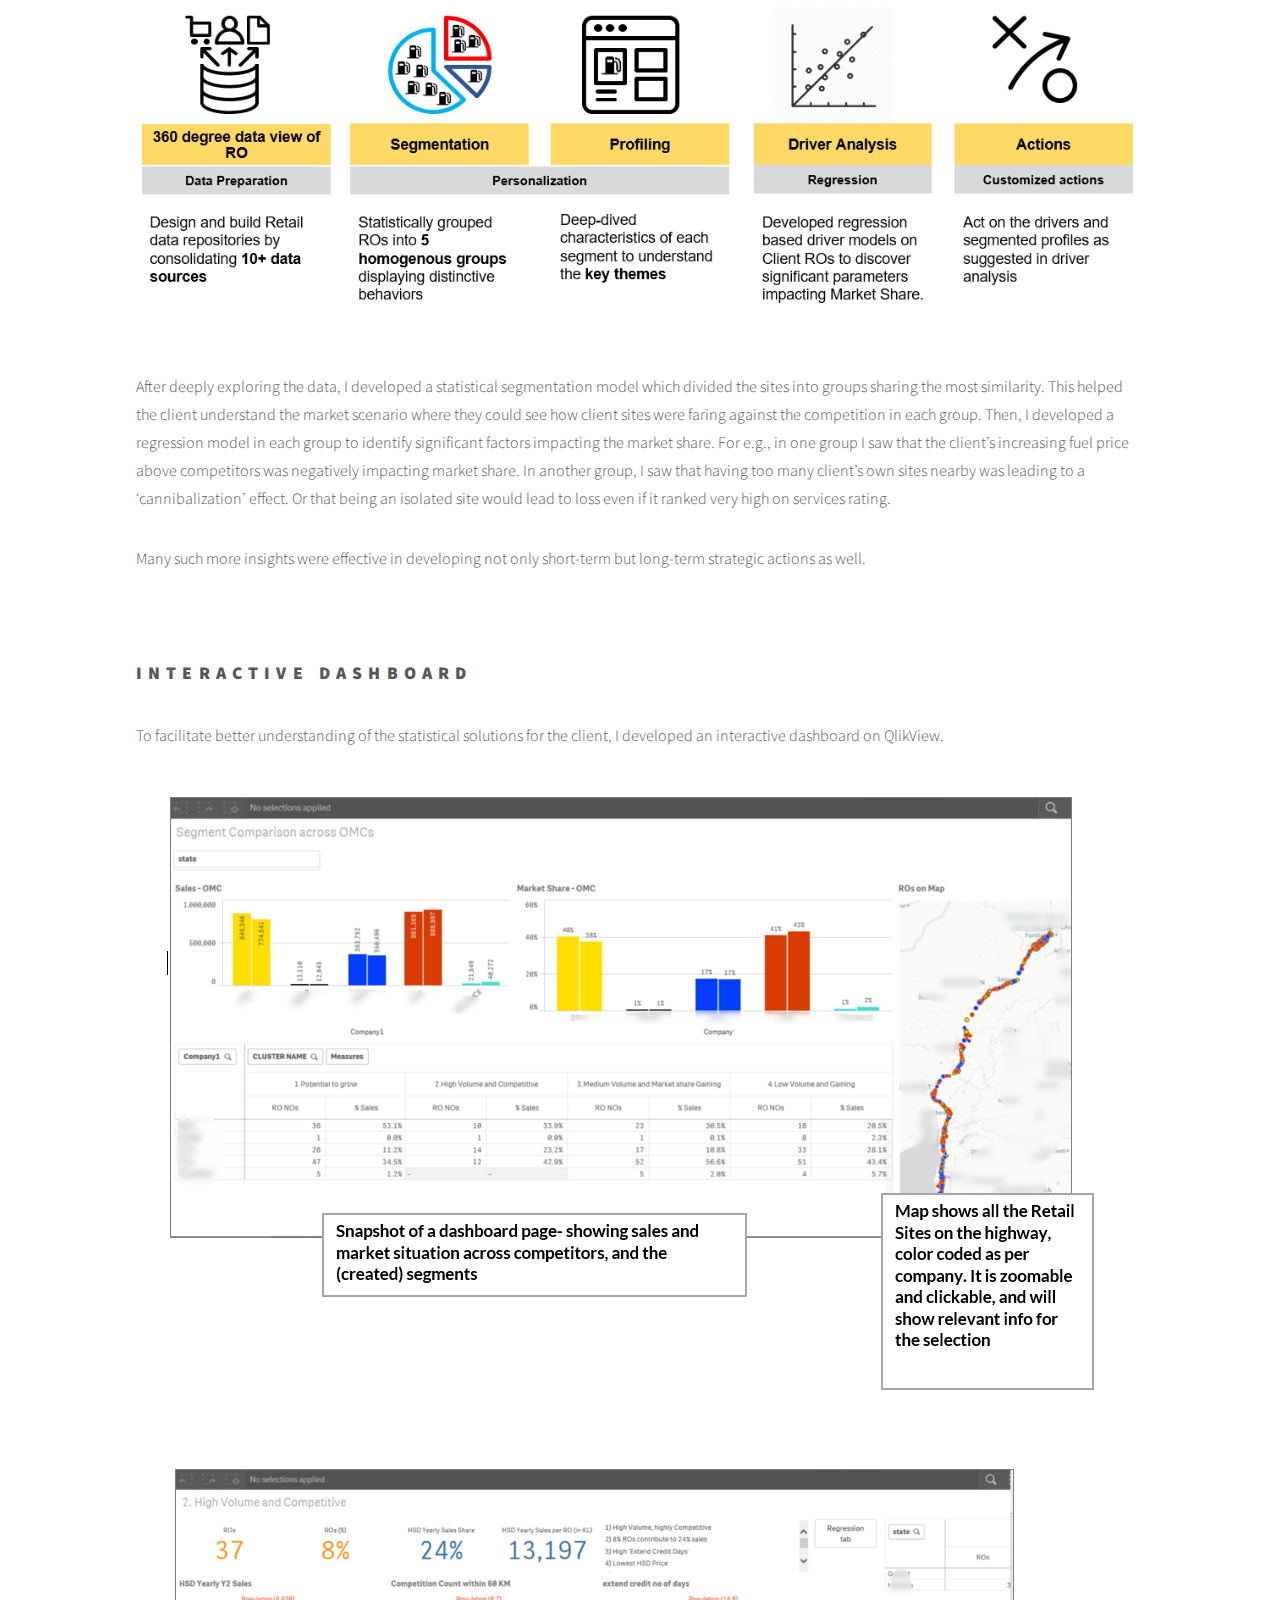
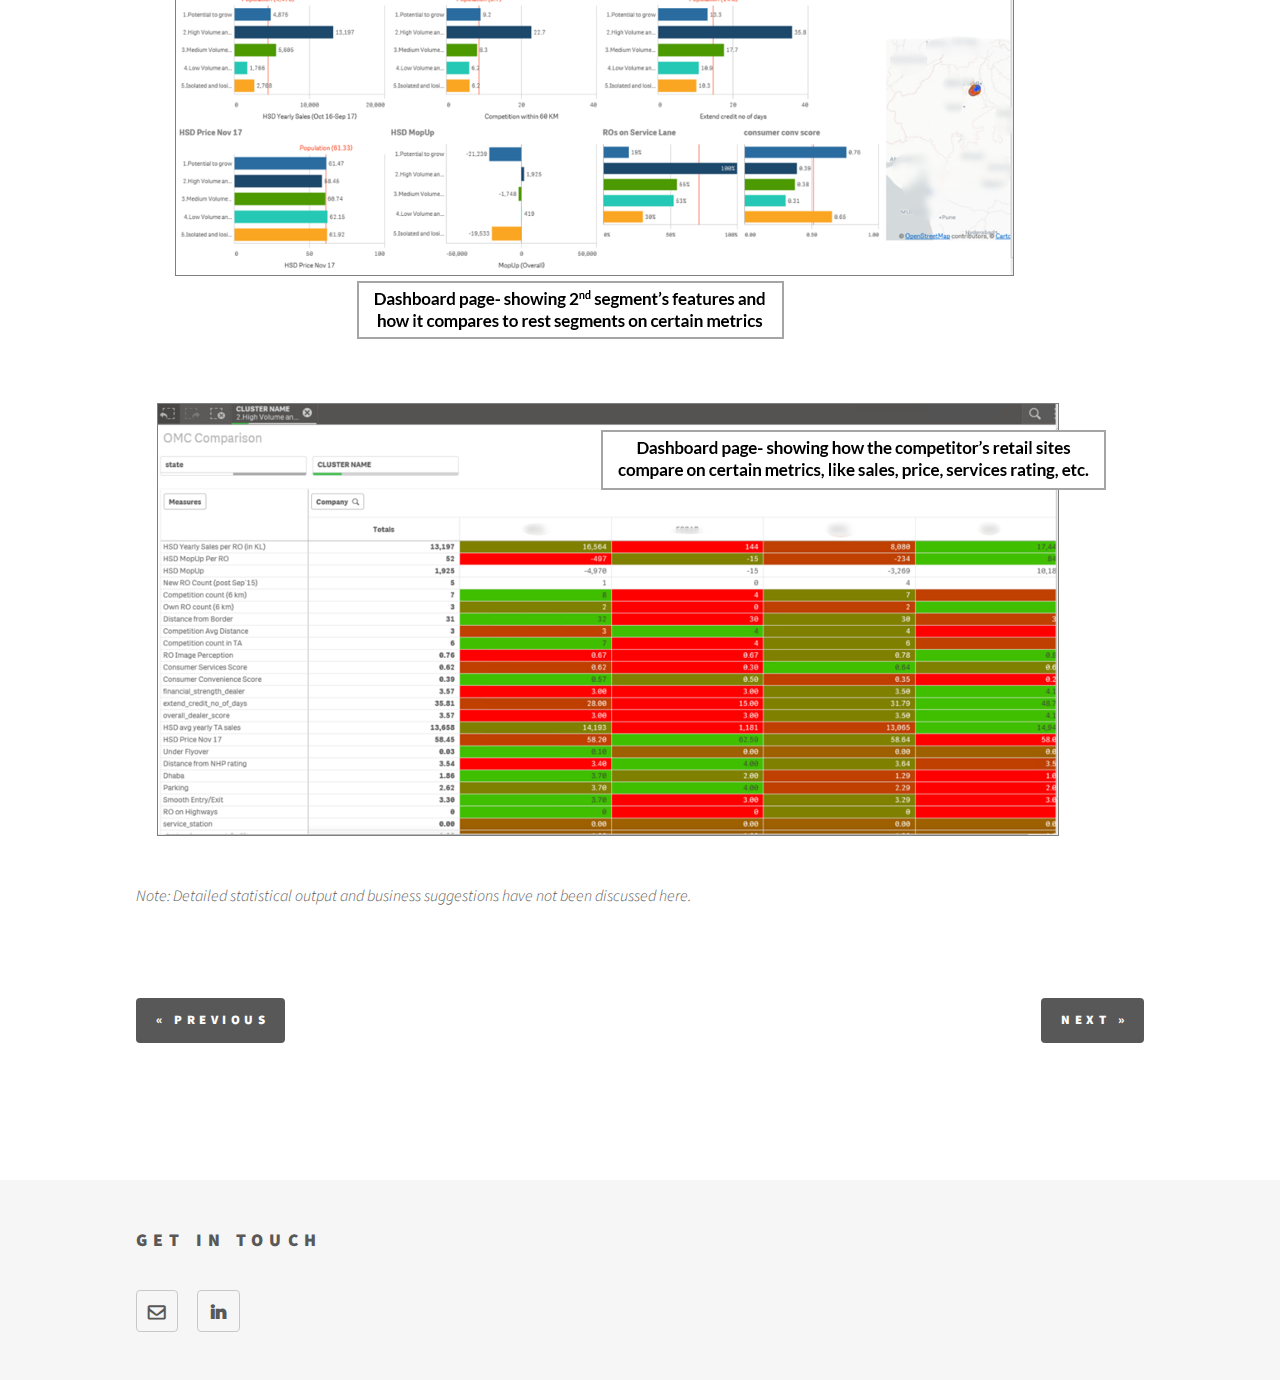
<file: project02.html>
<!DOCTYPE HTML>
<!--
	Phantom by HTML5 UP
	html5up.net | @ajlkn
	Free for personal and commercial use under the CCA 3.0 license (html5up.net/license)
-->
<html>
	<head>
		<title>Accenture: Retail Analytics consulting</title>
		<meta charset="utf-8" />
		<meta name="viewport" content="width=device-width, initial-scale=1, user-scalable=no" />
		<link rel="stylesheet" href="assets/css/main.css" />
		<noscript><link rel="stylesheet" href="assets/css/noscript.css" /></noscript>
	</head>
	<body class="is-preload">
		<!-- Wrapper -->
			<div id="wrapper">

				<!-- Header -->
				<!-- Navigation bar -->
						<header id="header">
						<div  class="inner">
							<h6><ul class= "navbar">
						   <!-- <li class="left"><a href="index.html">Home</a></li> -->
							 <li class="symbol"><a href="index.html"><img src="images/logo05.png" alt="" /></a></li>
						   <li class="right"><a href="https://riya-rana.github.io/Riya_Rana_resume_for_portfolio.pdf">Resume</a></li>

						 </ul></h6>

					 </div>
					 </header>

				<!-- Main -->
					<div id="main">
						<div class="inner">

              <h1>Finding fuel market share drivers for an Oil and Gas giant</h1>
							<section>
								<h2>INTRODUCTION</h2>
								<p>Over my 2.5 years experience at Accenture, I have worked as a data scientist in analytics consulting, specifically in the Retail-Consumer field. One of my projects was with an Indian Oil and Gas giant in a strategic data-driven project. The client was facing the issue of fuel market share loss at its Retail sites located on an extremely important highway, contributing to 40% of the business. This problem was highly interesting because of its innovative angle involving an understanding of market, strategy, and statistics to identify why customers (long distance truckers) were not visiting their retails sites, leading to loss, despite them being established leaders.
								</p>

								<p><i>Note: Detailed analysis output has not been included. Identifying information has been blurred</i></p>
								<div class="box alt">
									<div class="row gtr-uniform">
										<div class="col-04"><span class="image fit"><img src="images/project2_1.png" alt="" /></span></div>
										<div class="col-04"><span class="image fit"><img src="images/project2_2.png" alt="" /></span></div>
									</div>
								</div>
								<br>
								<br>

							<h2>APPROACH</h2>
  						<p>After data gathering, I noticed that we had limited sales volume and infrastructure data. The initial set of insights were also expectedly limited. Next, I worked with the client to design a data template to collect information about each retail site’s (client and competitors) characteristics like location convenience, maintenance, services rating (parking, smooth entry, service station, etc.), dealer financial strength, avg fuel pricing, complaints, distance from other sites, etc. </p>
							<div class="box alt">
								<div class="row gtr-uniform">
									<div class="col-04"><span class="image fit"><img src="images/project2_3.png" alt="" /></span></div>
								</div>
							</div>

							<p>After deeply exploring the data, I developed a statistical segmentation model which divided the sites into groups sharing the most similarity. This helped the client understand the market scenario where they could see how client sites were faring against the competition in each group. Then, I developed a regression model in each group to identify significant factors impacting the market share. For e.g., in one group I saw that the client’s increasing fuel price above competitors was negatively impacting market share. In another group, I saw that having too many client’s own sites nearby was leading to a ‘cannibalization’ effect. Or that being an isolated site would lead to loss even if it ranked very high on services rating.</p>
							<p>Many such more insights were effective in developing not only short-term but long-term strategic actions as well. </p>
							<br>
							<br>

							<h2>INTERACTIVE DASHBOARD</h2>
							<p> To facilitate better understanding of the statistical solutions for the client, I developed an interactive dashboard on QlikView.</p>
							<div class="box alt">
								<div class="row gtr-uniform">
									<div class="col-04"><span class="image fit"><img src="images/project2_4.png" alt="" /></span></div>
									<div class="col-04"><span class="image fit"><img src="images/project2_5.png" alt="" /></span></div>
									<div class="col-04"><span class="image fit"><img src="images/project2_6.png" alt="" /></span></div>
								</div>
							</div>

							<p><i>Note: Detailed statistical output and business suggestions have not been discussed here.</i></p>
							<br>
							<br>

								<ul class="icons">
								  <li><a href="project01.html" class="button primary"> &laquo Previous</a></li>
								  <li class="right"><a href="project03.html" class="button primary">Next &raquo</a></li>
								</ul>

							</section>


						</div>
					</div>

					<!-- Footer -->
						<footer id="footer">
							<div class="inner">
						<!--		<section>
									<h2>Get in touch</h2>
									<form method="post" action="#">
										<div class="fields">
											<div class="field half">
												<input type="text" name="name" id="name" placeholder="Name" />
											</div>
											<div class="field half">
												<input type="email" name="email" id="email" placeholder="Email" />
											</div>
											<div class="field">
												<textarea name="message" id="message" placeholder="Message"></textarea>
											</div>
										</div>
										<ul class="actions">
											<li><input type="submit" value="Send" class="primary" /></li>
										</ul>
									</form>
								</section> -->
								<section>
									<h2>Get in touch</h2>
									<ul class="icons">
										<li><a href="mailto:riya.rana06@gmail.com" class="icon style2 fa-envelope-o"><span class="label">Email</span></a></li>
										<li><a href="https://www.linkedin.com/in/riyarana/" class="icon style2 fa-linkedin"><span class="label">Linkedin</span></a></li>
									</ul>
								</section>

							</div>
						</footer>

			</div>

			<!-- Scripts -->
				<script src="assets/js/jquery.min.js"></script>
				<script src="assets/js/browser.min.js"></script>
				<script src="assets/js/breakpoints.min.js"></script>
				<script src="assets/js/util.js"></script>
				<script src="assets/js/main.js"></script>
				<!-- Global site tag (gtag.js) - Google Analytics -->
				<script async src="https://www.googletagmanager.com/gtag/js?id=UA-132889032-1"></script>
				<script>
	  		window.dataLayer = window.dataLayer || [];
	  		function gtag(){dataLayer.push(arguments);}
	  		gtag('js', new Date());
	  		gtag('config', 'UA-132889032-1');
				</script>


		</body>
	</html>
</file>
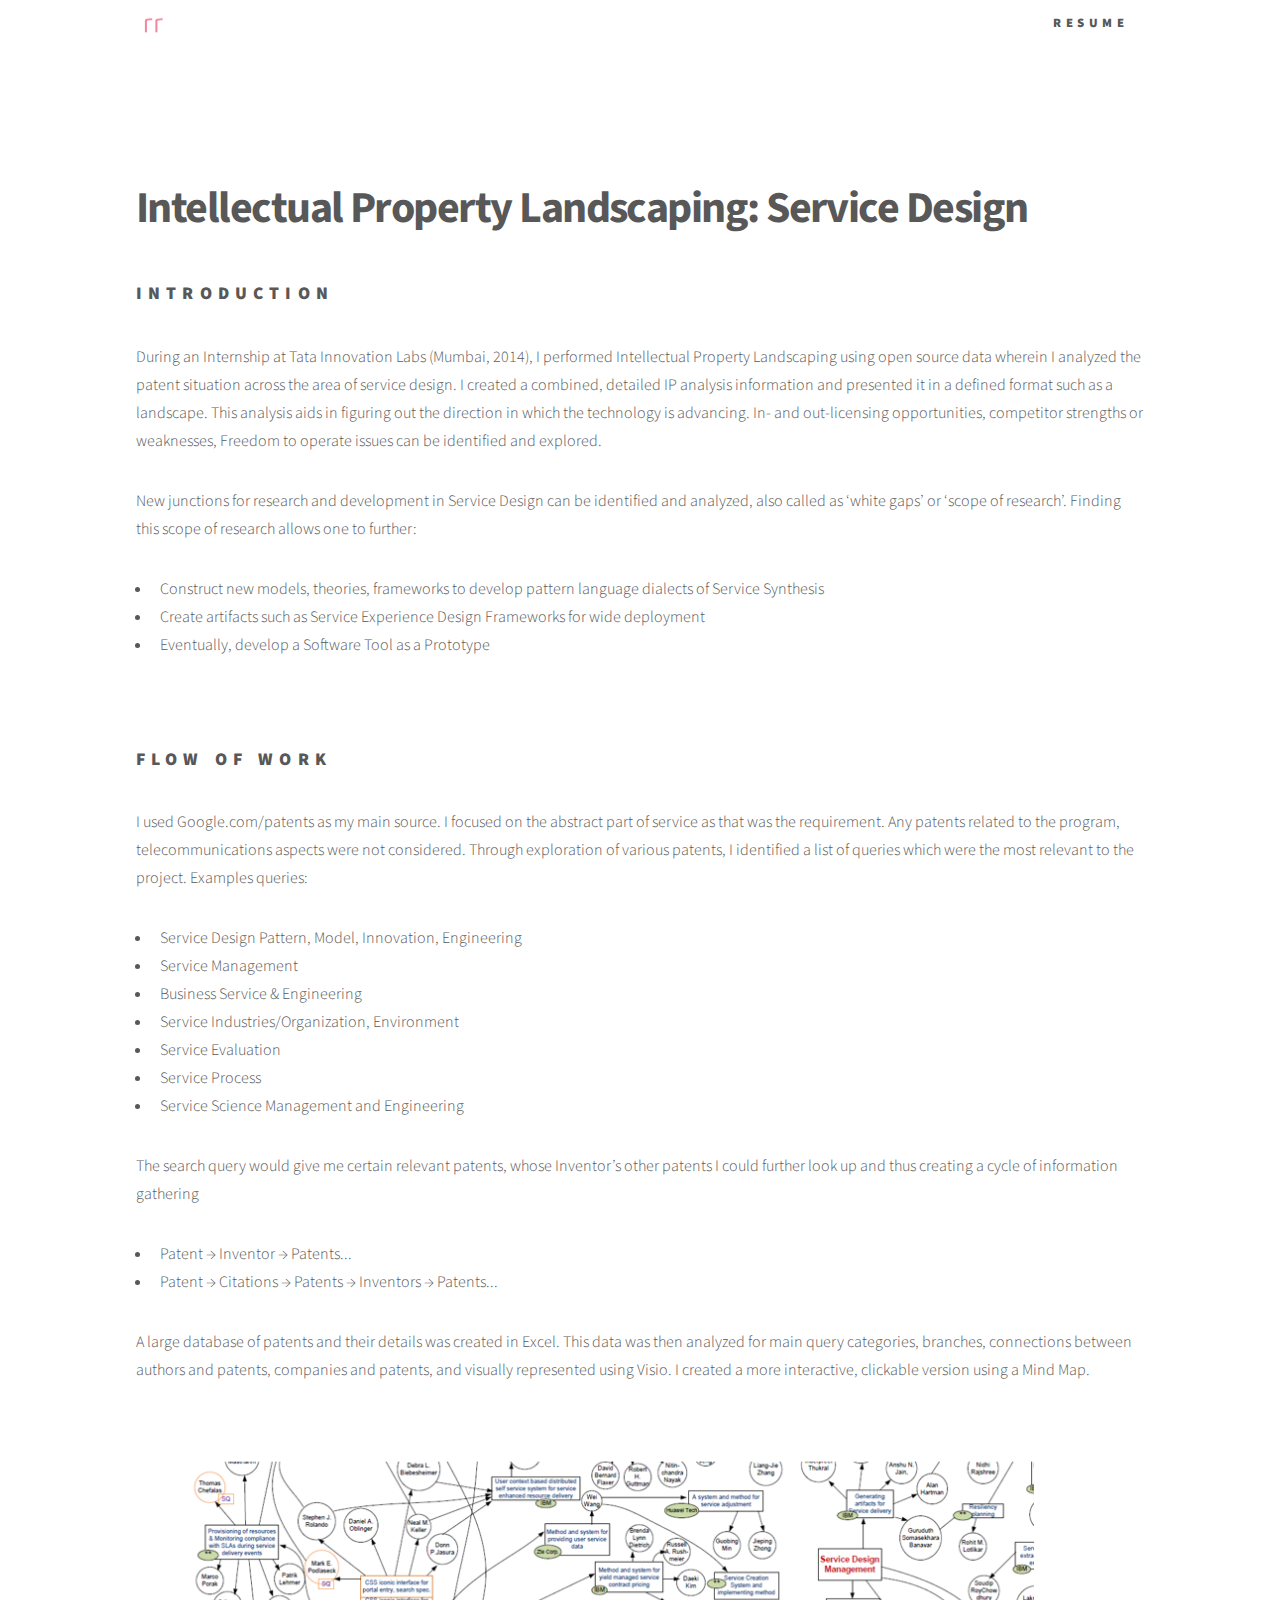
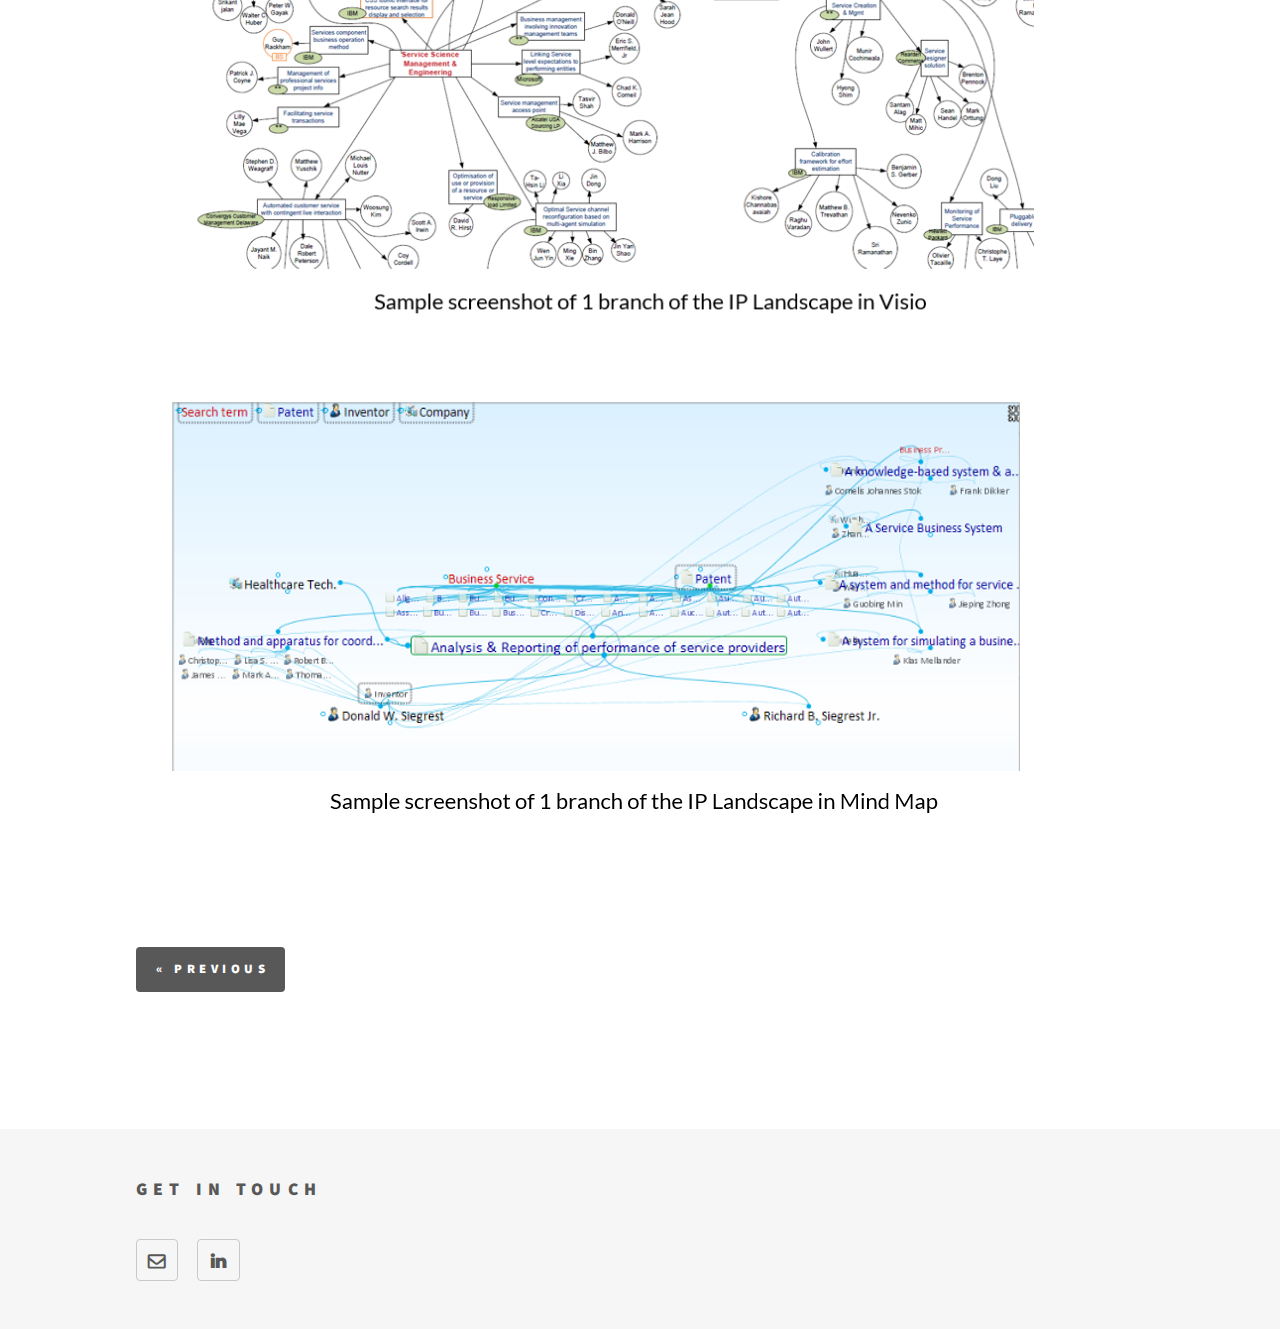
<file: project03.html>
<!DOCTYPE HTML>
<!--
	Phantom by HTML5 UP
	html5up.net | @ajlkn
	Free for personal and commercial use under the CCA 3.0 license (html5up.net/license)
-->
<html>
	<head>
		<title>IP Landscaping: Service Design</title>
		<meta charset="utf-8" />
		<meta name="viewport" content="width=device-width, initial-scale=1, user-scalable=no" />
		<link rel="stylesheet" href="assets/css/main.css" />
		<noscript><link rel="stylesheet" href="assets/css/noscript.css" /></noscript>
	</head>
	<body class="is-preload">
		<!-- Wrapper -->
			<div id="wrapper">

				<!-- Header -->
				<!-- Navigation bar -->
						<header id="header">
						<div  class="inner">
							<h6><ul class= "navbar">
							 <!-- <li class="left"><a href="index.html">Home</a></li> -->
							 <li class="symbol"><a href="index.html"><img src="images/logo05.png" alt="" /></a></li>
							 <li class="right"><a href="https://riya-rana.github.io/Riya_Rana_resume_for_portfolio.pdf">Resume</a></li>

						 </ul></h6>

					 </div>
					 </header>

				<!-- Main -->
					<div id="main">
						<div class="inner">

              <h1>Intellectual Property Landscaping: Service Design</h1>
							<section>

								<h2>INTRODUCTION</h2>
								<p>During an Internship at Tata Innovation Labs (Mumbai, 2014), I performed Intellectual Property Landscaping using open source data wherein I analyzed the patent situation across the area of service design. I created a combined, detailed IP analysis information and presented it in a defined format such as a landscape. This analysis aids in figuring out the direction in which the technology is advancing. In- and out-licensing opportunities, competitor strengths or weaknesses, Freedom to operate issues can be identified and explored.
								</p>
								<p>New junctions for research and development in Service Design can be identified and analyzed, also called as ‘white gaps’ or ‘scope of research’. Finding this scope of research allows one to further:
								</p>
								<div class="row">
									<div class="col-12 col-12-medium">
									<ul>
										<li>Construct new models, theories, frameworks to develop pattern language dialects of Service Synthesis </li>
										<li>Create artifacts such as Service Experience Design Frameworks for wide deployment</li>
										<li>Eventually, develop a Software Tool as a Prototype</li>
										</ul>
									</div>
								</div>
								<br>
								<br>


								<h2>FLOW OF WORK</h2>
								<p>I used Google.com/patents as my main source. I focused on the abstract part of service as that was the requirement. Any patents related to the program, telecommunications aspects were not considered. Through exploration of various patents, I identified a list of queries which were the most relevant to the project. Examples queries:
								</p>
								<div class="row">
									<div class="col-12 col-12-medium">
									<ul>
										<li>Service Design Pattern, Model, Innovation, Engineering</li>
										<li>Service Management</li>
										<li>Business Service & Engineering</li>
										<li>Service Industries/Organization, Environment</li>
										<li>Service Evaluation</li>
										<li>Service Process</li>
										<li>Service Science Management and Engineering</li>
										</ul>
									</div>
								</div>

								<p>The search query would give me certain relevant patents, whose Inventor’s other patents I could further look up and thus creating a cycle of information gathering
								</p>
								<div class="row">
									<div class="col-12 col-12-medium">
									<ul>
										<li>Patent → Inventor → Patents...</li>
										<li>Patent → Citations → Patents → Inventors → Patents...</li>
										</ul>
									</div>
								</div>

								<p>A large database of patents and their details was created in Excel.
									This data was then analyzed for main query categories, branches, connections between authors and patents, companies and patents, and visually represented using Visio. I created a more interactive, clickable version using a Mind Map.
								</p>
								<div class="box alt">
									<div class="row gtr-uniform">
										<div class="col-04"><span class="image fit"><img src="images/project3_1.png" alt="" /></span></div>
										<div class="col-04"><span class="image fit"><img src="images/project3_2.png" alt="" /></span></div>
									</div>
								</div>
								<br>
								<br>

							<ul class="icons">
	                <li><a href="project02.html" class="button primary"> &laquo Previous</a></li>
	              </ul>


							</section>


						</div>
					</div>

					<!-- Footer -->
						<footer id="footer">
							<div class="inner">
						<!--		<section>
									<h2>Get in touch</h2>
									<form method="post" action="#">
										<div class="fields">
											<div class="field half">
												<input type="text" name="name" id="name" placeholder="Name" />
											</div>
											<div class="field half">
												<input type="email" name="email" id="email" placeholder="Email" />
											</div>
											<div class="field">
												<textarea name="message" id="message" placeholder="Message"></textarea>
											</div>
										</div>
										<ul class="actions">
											<li><input type="submit" value="Send" class="primary" /></li>
										</ul>
									</form>
								</section> -->
								<section>
									<h2>Get in touch</h2>
									<ul class="icons">
										<li><a href="mailto:riya.rana06@gmail.com" class="icon style2 fa-envelope-o"><span class="label">Email</span></a></li>
										<li><a href="https://www.linkedin.com/in/riyarana/" class="icon style2 fa-linkedin"><span class="label">Linkedin</span></a></li>
									</ul>
								</section>

							</div>
						</footer>

			</div>

			<!-- Scripts -->
				<script src="assets/js/jquery.min.js"></script>
				<script src="assets/js/browser.min.js"></script>
				<script src="assets/js/breakpoints.min.js"></script>
				<script src="assets/js/util.js"></script>
				<script src="assets/js/main.js"></script>
				<!-- Global site tag (gtag.js) - Google Analytics -->
				<script async src="https://www.googletagmanager.com/gtag/js?id=UA-132889032-1"></script>
				<script>
	  		window.dataLayer = window.dataLayer || [];
	  		function gtag(){dataLayer.push(arguments);}
	  		gtag('js', new Date());
	  		gtag('config', 'UA-132889032-1');
				</script>


		</body>
	</html>
</file>
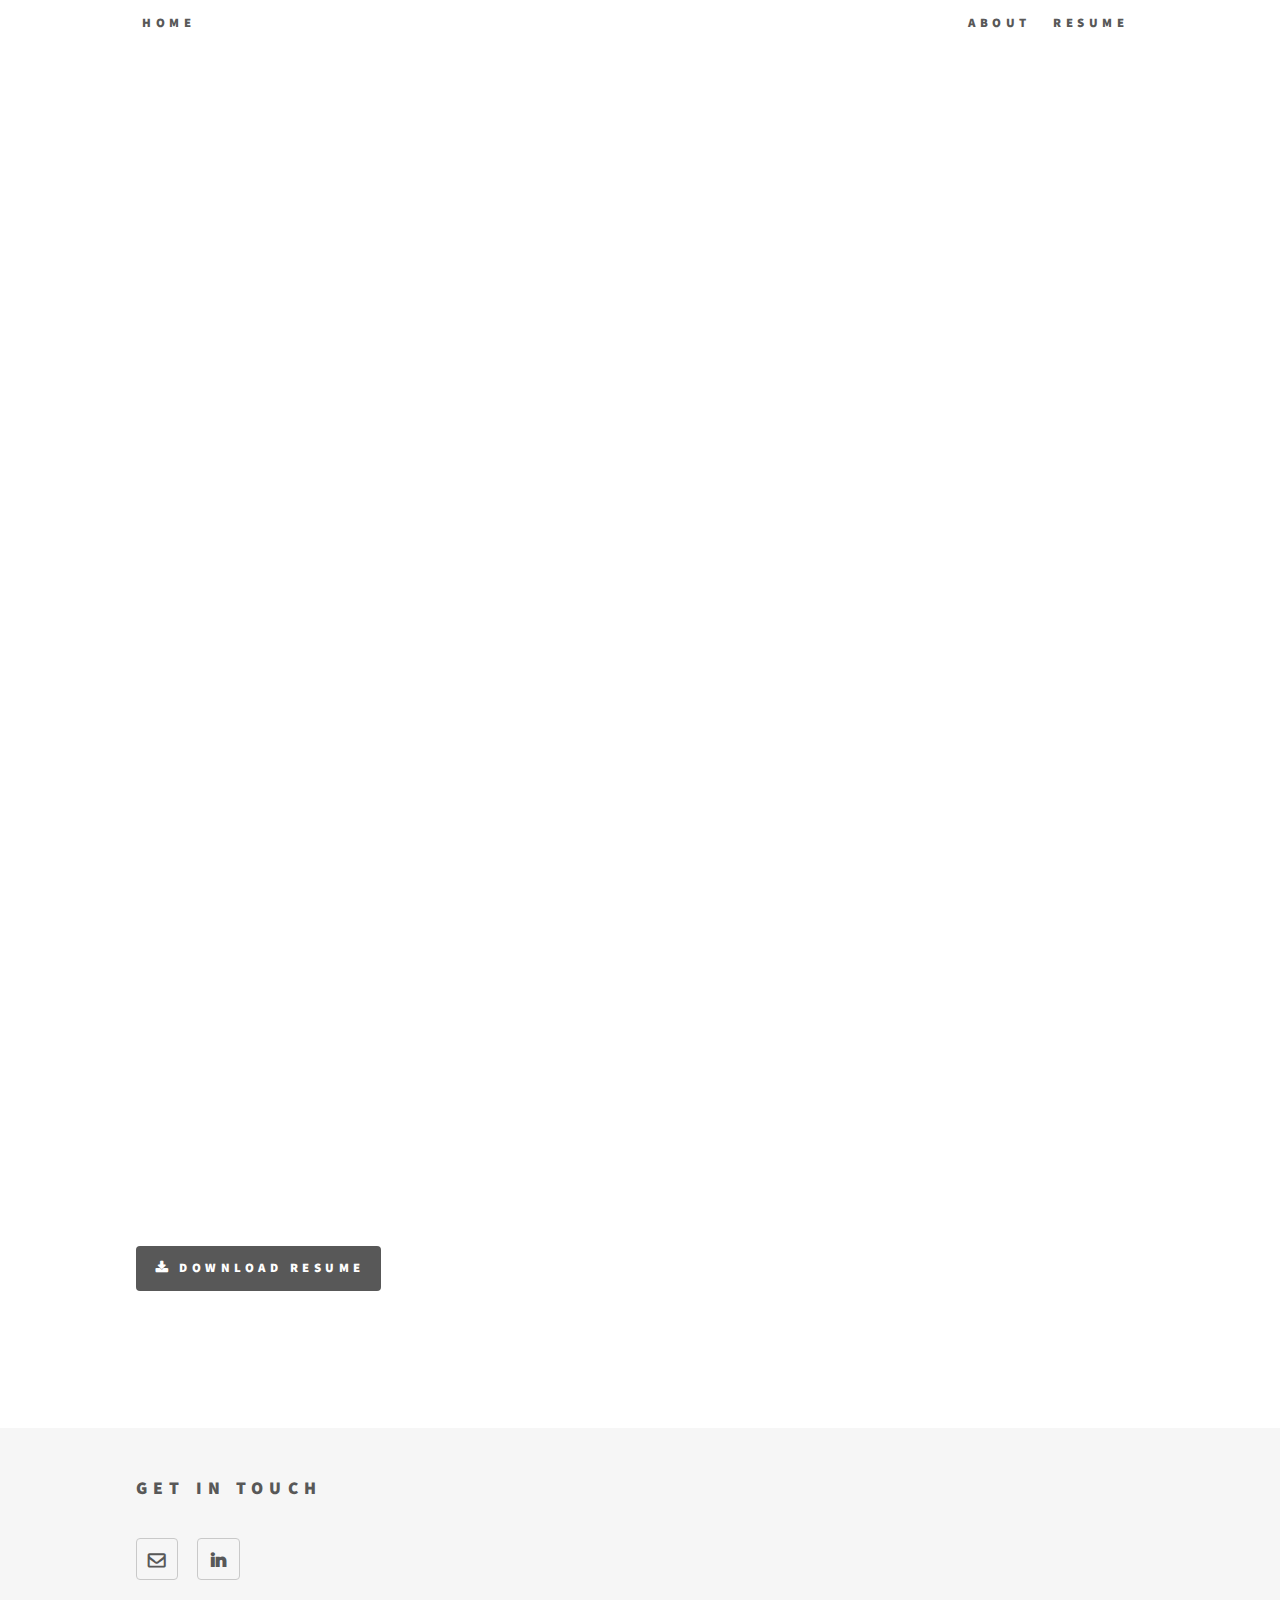
<file: resume.html>
<!DOCTYPE HTML>
<!--
	Phantom by HTML5 UP
	html5up.net | @ajlkn
	Free for personal and commercial use under the CCA 3.0 license (html5up.net/license)
-->
<html>
	<head>
		<title>Resume</title>
		<meta charset="utf-8" />
		<meta name="viewport" content="width=device-width, initial-scale=1, user-scalable=no" />
		<link rel="stylesheet" href="assets/css/main.css" />
		<noscript><link rel="stylesheet" href="assets/css/noscript.css" /></noscript>
	</head>
	<body class="is-preload">
		<!-- Wrapper -->
			<div id="wrapper">

				<!-- Header -->
				<!-- Navigation bar -->
						<header id="header">
						<div  class="inner">
							<h6><ul class= "navbar">
								<li class="left"><a href="index.html">Home</a></li>
 						   <li class="right"><a href="resume.html">Resume</a></li>
 							 <li class="right"><a href="about.html">About</a></li>
						 </ul></h6>
					 </div>
					 </header>

				<!-- Main -->
					<div id="main">
						<div class="inner">
							<!-- <embed src="https://riya-rana.github.io/Riya_Rana_resume.pdf" type="application/pdf" width="700px" height="1089px" /> -->
 							<iframe src="http://docs.google.com/gview?url=https://riya-rana.github.io/Riya_Rana_resume.pdf&embedded=true" style="width:700px; height:1039px;" frameborder="0"></iframe>
							<br>
              <br>
              <ul class="actions">
                <li><a href="https://riya-rana.github.io/Riya_Rana_resume.pdf" class="button primary icon fa-download">Download resume</a></li>
              </ul>

						</div>
					</div>

					<!-- Footer -->
						<footer id="footer">
							<div class="inner">
						<!--		<section>
									<h2>Get in touch</h2>
									<form method="post" action="#">
										<div class="fields">
											<div class="field half">
												<input type="text" name="name" id="name" placeholder="Name" />
											</div>
											<div class="field half">
												<input type="email" name="email" id="email" placeholder="Email" />
											</div>
											<div class="field">
												<textarea name="message" id="message" placeholder="Message"></textarea>
											</div>
										</div>
										<ul class="actions">
											<li><input type="submit" value="Send" class="primary" /></li>
										</ul>
									</form>
								</section> -->
								<section>
									<h2>Get in touch</h2>
									<ul class="icons">
										<li><a href="mailto:riya.rana06@gmail.com" class="icon style2 fa-envelope-o"><span class="label">Email</span></a></li>
										<li><a href="https://www.linkedin.com/in/riyarana/" class="icon style2 fa-linkedin"><span class="label">Linkedin</span></a></li>
									</ul>
								</section>

							</div>
						</footer>

			</div>

			<!-- Scripts -->
				<script src="assets/js/jquery.min.js"></script>
				<script src="assets/js/browser.min.js"></script>
				<script src="assets/js/breakpoints.min.js"></script>
				<script src="assets/js/util.js"></script>
				<script src="assets/js/main.js"></script>
				<!-- Global site tag (gtag.js) - Google Analytics -->
				<script async src="https://www.googletagmanager.com/gtag/js?id=UA-132889032-1"></script>
				<script>
	  		window.dataLayer = window.dataLayer || [];
	  		function gtag(){dataLayer.push(arguments);}
	  		gtag('js', new Date());
	  		gtag('config', 'UA-132889032-1');
				</script>


		</body>
	</html>
</file>
<file: assets/css/noscript.css>
/*
	Phantom by HTML5 UP
	html5up.net | @ajlkn
	Free for personal and commercial use under the CCA 3.0 license (html5up.net/license)
*/

/* Tiles */

	body.is-preload .tiles article {
		-moz-transform: none;
		-webkit-transform: none;
		-ms-transform: none;
		transform: none;
		opacity: 1;
	}
</file>
<file: assets/css/main.css>
@import url(font-awesome.min.css);
@import url("https://fonts.googleapis.com/css?family=Source+Sans+Pro:300,700,900");

/*
	Phantom by HTML5 UP
	html5up.net | @ajlkn
	Free for personal and commercial use under the CCA 3.0 license (html5up.net/license)
*/

html, body, div, span, applet, object,
iframe, h1, h2, h3, h4, h5, h6, p, blockquote,
pre, a, abbr, acronym, address, big, cite,
code, del, dfn, em, img, ins, kbd, q, s, samp,
small, strike, strong, sub, sup, tt, var, b,
u, i, center, dl, dt, dd, ol, ul, li, fieldset,
form, label, legend, table, caption, tbody,
tfoot, thead, tr, th, td, article, aside,
canvas, details, embed, figure, figcaption,
footer, header, hgroup, menu, nav, output, ruby,
section, summary, time, mark, audio, video {
	margin: 0;
	padding: 0;
	border: 0;
	font-size: 100%;
	font: inherit;
	vertical-align: baseline;}

article, aside, details, figcaption, figure,
footer, header, hgroup, menu, nav, section {
	display: block;}

body {
	line-height: 1;
}

ol, ul {
	list-style: none;
}

blockquote, q {
	quotes: none;
}

	blockquote:before, blockquote:after, q:before, q:after {
		content: '';
		content: none;
	}

table {
	border-collapse: collapse;
	border-spacing: 0;
}

body {
	-webkit-text-size-adjust: none;
}

mark {
	background-color: transparent;
	color: inherit;
}

input::-moz-focus-inner {
	border: 0;
	padding: 0;
}

input, select, textarea {
	-moz-appearance: none;
	-webkit-appearance: none;
	-ms-appearance: none;
	appearance: none;
}

/* Basic */

	@-ms-viewport {
		width: device-width;
	}

	body {
		-ms-overflow-style: scrollbar;
	}

	@media screen and (max-width: 480px) {

		html, body {
			min-width: 320px;
		}

	}

	html {
		box-sizing: border-box;
	}

	*, *:before, *:after {
		box-sizing: inherit;
	}

	body {
		background: #ffffff;
	}

		body.is-preload *, body.is-preload *:before, body.is-preload *:after {
			-moz-animation: none !important;
			-webkit-animation: none !important;
			-ms-animation: none !important;
			animation: none !important;
			-moz-transition: none !important;
			-webkit-transition: none !important;
			-ms-transition: none !important;
			transition: none !important;
		}

/* Type */

	body, input, select, textarea {
		color: #585858;
		font-family: "Source Sans Pro", Helvetica, sans-serif;
		font-size: 16pt;
		font-weight: 300;
		line-height: 1.75;
	}

		@media screen and (max-width: 1680px) {

			body, input, select, textarea {
				font-size: 14pt;
			}

		}

		@media screen and (max-width: 1280px) {

			body, input, select, textarea {
				font-size: 12pt;
			}

		}

	a {
		-moz-transition: border-bottom-color 0.2s ease, color 0.2s ease;
		-webkit-transition: border-bottom-color 0.2s ease, color 0.2s ease;
		-ms-transition: border-bottom-color 0.2s ease, color 0.2s ease;
		transition: border-bottom-color 0.2s ease, color 0.2s ease;
		text-decoration: none;
		color: #585858;
		border-bottom: dotted 1px rgba(88, 88, 88, 0.5);
	}

		a:hover {
			border-bottom-color: transparent;
			color: #f2849e !important;
		}

	strong, b {
		font-weight: 900;
	}

	em, i {
		font-style: italic;
	}

	p {
		margin: 0 0 2em 0;
	}

	h1 {
		font-size: 2.75em;
		font-weight: 700;
		line-height: 1.3;
		margin: 0 0 1em 0;
		letter-spacing: -0.035em;
	}


		h1 a {
			color: inherit;
		}

		@media screen and (max-width: 736px) {

			h1 {
				font-size: 2em;
				margin: 0 0 1em 0;
			}

		}

		@media screen and (max-width: 360px) {

			h1 {
				font-size: 1.75em;
			}

		}

	h2, h3, h4, h5, h6 {
		font-weight: 900;
		line-height: 1.5;
		margin: 0 0 2em 0;
		text-transform: uppercase;
		letter-spacing: 0.35em;
	}

		h2 a, h3 a, h4 a, h5 a, h6 a {
			color: inherit;
		}

	h2 {
		font-size: 1.1em;
	}

	h3 {
		font-size: 1em;
	}

	h4 {
		font-size: 0.8em;
	}

	h5 {
		font-size: 0.8em;
	}

	h6 {
		font-size: 0.8em;
	}

	@media screen and (max-width: 980px) {

		h1 br, h2 br, h3 br, h4 br, h5 br, h6 br {
			display: none;
		}

	}

	@media screen and (max-width: 736px) {

		h2 {
			font-size: 1em;
		}

		h3 {
			font-size: 0.8em;
		}

	}

	sub {
		font-size: 0.8em;
		position: relative;
		top: 0.5em;
	}

	sup {
		font-size: 0.8em;
		position: relative;
		top: -0.5em;
	}

	blockquote {
		border-left: solid 4px #c9c9c9;
		font-style: italic;
		margin: 0 0 2em 0;
		padding: 0.5em 0 0.5em 2em;
	}

	code {
		background: rgba(144, 144, 144, 0.075);
		border-radius: 4px;
		border: solid 1px #c9c9c9;
		font-family: "Courier New", monospace;
		font-size: 0.9em;
		margin: 0 0.25em;
		padding: 0.25em 0.65em;
	}

	pre {
		-webkit-overflow-scrolling: touch;
		font-family: "Courier New", monospace;
		font-size: 0.9em;
		margin: 0 0 2em 0;
	}

		pre code {
			display: block;
			line-height: 1.75;
			padding: 1em 1.5em;
			overflow-x: auto;
		}

	hr {
		border: 0;
		border-bottom: solid 1px #c9c9c9;
		margin: 2em 0;
	}

		hr.major {
			margin: 3em 0;
		}

	.align-left {
		text-align: left;
	}

	.align-center {
		text-align: center;
	}

	.align-right {
		text-align: right;
	}

/* Row */

	.row {
		display: flex;
		flex-wrap: wrap;
		box-sizing: border-box;
		align-items: stretch;
	}

		.row > * {
			box-sizing: border-box;
		}

		.row.gtr-uniform > * > :last-child {
			margin-bottom: 0;
		}

		.row.aln-left {
			justify-content: flex-start;
		}

		.row.aln-center {
			justify-content: center;
		}

		.row.aln-right {
			justify-content: flex-end;
		}

		.row.aln-top {
			align-items: flex-start;
		}

		.row.aln-middle {
			align-items: center;
		}

		.row.aln-bottom {
			align-items: flex-end;
		}

		.row > .imp {
			order: -1;
		}

		.row > .col-1 {
			width: 8.3333333333%;
		}

		.row > .off-1 {
			margin-left: 8.3333333333%;
		}

		.row > .col-2 {
			width: 16.6666666667%;
		}

		.row > .off-2 {
			margin-left: 16.6666666667%;
		}

		.row > .col-3 {
			width: 25%;
		}

		.row > .off-3 {
			margin-left: 25%;
		}

		.row > .col-4 {
			width: 33.3333333333%;
		}

		.row > .off-4 {
			margin-left: 33.3333333333%;
		}

		.row > .col-5 {
			width: 41.6666666667%;
		}

		.row > .off-5 {
			margin-left: 41.6666666667%;
		}

		.row > .col-6 {
			width: 50%;
		}

		.row > .off-6 {
			margin-left: 50%;
		}

		.row > .col-7 {
			width: 58.3333333333%;
		}

		.row > .off-7 {
			margin-left: 58.3333333333%;
		}

		.row > .col-8 {
			width: 66.6666666667%;
		}

		.row > .off-8 {
			margin-left: 66.6666666667%;
		}

		.row > .col-9 {
			width: 75%;
		}

		.row > .off-9 {
			margin-left: 75%;
		}

		.row > .col-10 {
			width: 83.3333333333%;
		}

		.row > .off-10 {
			margin-left: 83.3333333333%;
		}

		.row > .col-11 {
			width: 91.6666666667%;
		}

		.row > .off-11 {
			margin-left: 91.6666666667%;
		}

		.row > .col-12 {
			width: 100%;
		}

		.row > .off-12 {
			margin-left: 100%;
		}

		.row.gtr-0 {
			margin-top: 0;
			margin-left: 0em;
		}

			.row.gtr-0 > * {
				padding: 0 0 0 0em;
			}

			.row.gtr-0.gtr-uniform {
				margin-top: 0em;
			}

				.row.gtr-0.gtr-uniform > * {
					padding-top: 0em;
				}

		.row.gtr-25 {
			margin-top: 0;
			margin-left: -0.5em;
		}

			.row.gtr-25 > * {
				padding: 0 0 0 0.5em;
			}

			.row.gtr-25.gtr-uniform {
				margin-top: -0.5em;
			}

				.row.gtr-25.gtr-uniform > * {
					padding-top: 0.5em;
				}

		.row.gtr-50 {
			margin-top: 0;
			margin-left: -1em;
		}

			.row.gtr-50 > * {
				padding: 0 0 0 1em;
			}

			.row.gtr-50.gtr-uniform {
				margin-top: -1em;
			}

				.row.gtr-50.gtr-uniform > * {
					padding-top: 1em;
				}

		.row {
			margin-top: 0;
			margin-left: -2em;
		}

			.row > * {
				padding: 0 0 0 2em;
			}

			.row.gtr-uniform {
				margin-top: -2em;
			}

				.row.gtr-uniform > * {
					padding-top: 2em;
				}

		.row.gtr-150 {
			margin-top: 0;
			margin-left: -3em;
		}

			.row.gtr-150 > * {
				padding: 0 0 0 3em;
			}

			.row.gtr-150.gtr-uniform {
				margin-top: -3em;
			}

				.row.gtr-150.gtr-uniform > * {
					padding-top: 3em;
				}

		.row.gtr-200 {
			margin-top: 0;
			margin-left: -4em;
		}

			.row.gtr-200 > * {
				padding: 0 0 0 4em;
			}

			.row.gtr-200.gtr-uniform {
				margin-top: -4em;
			}

				.row.gtr-200.gtr-uniform > * {
					padding-top: 4em;
				}

		@media screen and (max-width: 1680px) {

			.row {
				display: flex;
				flex-wrap: wrap;
				box-sizing: border-box;
				align-items: stretch;
			}

				.row > * {
					box-sizing: border-box;
				}

				.row.gtr-uniform > * > :last-child {
					margin-bottom: 0;
				}

				.row.aln-left {
					justify-content: flex-start;
				}

				.row.aln-center {
					justify-content: center;
				}

				.row.aln-right {
					justify-content: flex-end;
				}

				.row.aln-top {
					align-items: flex-start;
				}

				.row.aln-middle {
					align-items: center;
				}

				.row.aln-bottom {
					align-items: flex-end;
				}

				.row > .imp-xlarge {
					order: -1;
				}

				.row > .col-1-xlarge {
					width: 8.3333333333%;
				}

				.row > .off-1-xlarge {
					margin-left: 8.3333333333%;
				}

				.row > .col-2-xlarge {
					width: 16.6666666667%;
				}

				.row > .off-2-xlarge {
					margin-left: 16.6666666667%;
				}

				.row > .col-3-xlarge {
					width: 25%;
				}

				.row > .off-3-xlarge {
					margin-left: 25%;
				}

				.row > .col-4-xlarge {
					width: 33.3333333333%;
				}

				.row > .off-4-xlarge {
					margin-left: 33.3333333333%;
				}

				.row > .col-5-xlarge {
					width: 41.6666666667%;
				}

				.row > .off-5-xlarge {
					margin-left: 41.6666666667%;
				}

				.row > .col-6-xlarge {
					width: 50%;
				}

				.row > .off-6-xlarge {
					margin-left: 50%;
				}

				.row > .col-7-xlarge {
					width: 58.3333333333%;
				}

				.row > .off-7-xlarge {
					margin-left: 58.3333333333%;
				}

				.row > .col-8-xlarge {
					width: 66.6666666667%;
				}

				.row > .off-8-xlarge {
					margin-left: 66.6666666667%;
				}

				.row > .col-9-xlarge {
					width: 75%;
				}

				.row > .off-9-xlarge {
					margin-left: 75%;
				}

				.row > .col-10-xlarge {
					width: 83.3333333333%;
				}

				.row > .off-10-xlarge {
					margin-left: 83.3333333333%;
				}

				.row > .col-11-xlarge {
					width: 91.6666666667%;
				}

				.row > .off-11-xlarge {
					margin-left: 91.6666666667%;
				}

				.row > .col-12-xlarge {
					width: 100%;
				}

				.row > .off-12-xlarge {
					margin-left: 100%;
				}

				.row.gtr-0 {
					margin-top: 0;
					margin-left: 0em;
				}

					.row.gtr-0 > * {
						padding: 0 0 0 0em;
					}

					.row.gtr-0.gtr-uniform {
						margin-top: 0em;
					}

						.row.gtr-0.gtr-uniform > * {
							padding-top: 0em;
						}

				.row.gtr-25 {
					margin-top: 0;
					margin-left: -0.5em;
				}

					.row.gtr-25 > * {
						padding: 0 0 0 0.5em;
					}

					.row.gtr-25.gtr-uniform {
						margin-top: -0.5em;
					}

						.row.gtr-25.gtr-uniform > * {
							padding-top: 0.5em;
						}

				.row.gtr-50 {
					margin-top: 0;
					margin-left: -1em;
				}

					.row.gtr-50 > * {
						padding: 0 0 0 1em;
					}

					.row.gtr-50.gtr-uniform {
						margin-top: -1em;
					}

						.row.gtr-50.gtr-uniform > * {
							padding-top: 1em;
						}

				.row {
					margin-top: 0;
					margin-left: -2em;
				}

					.row > * {
						padding: 0 0 0 2em;
					}

					.row.gtr-uniform {
						margin-top: -2em;
					}

						.row.gtr-uniform > * {
							padding-top: 2em;
						}

				.row.gtr-150 {
					margin-top: 0;
					margin-left: -3em;
				}

					.row.gtr-150 > * {
						padding: 0 0 0 3em;
					}

					.row.gtr-150.gtr-uniform {
						margin-top: -3em;
					}

						.row.gtr-150.gtr-uniform > * {
							padding-top: 3em;
						}

				.row.gtr-200 {
					margin-top: 0;
					margin-left: -4em;
				}

					.row.gtr-200 > * {
						padding: 0 0 0 4em;
					}

					.row.gtr-200.gtr-uniform {
						margin-top: -4em;
					}

						.row.gtr-200.gtr-uniform > * {
							padding-top: 4em;
						}

		}

		@media screen and (max-width: 1280px) {

			.row {
				display: flex;
				flex-wrap: wrap;
				box-sizing: border-box;
				align-items: stretch;
			}

				.row > * {
					box-sizing: border-box;
				}

				.row.gtr-uniform > * > :last-child {
					margin-bottom: 0;
				}

				.row.aln-left {
					justify-content: flex-start;
				}

				.row.aln-center {
					justify-content: center;
				}

				.row.aln-right {
					justify-content: flex-end;
				}

				.row.aln-top {
					align-items: flex-start;
				}

				.row.aln-middle {
					align-items: center;
				}

				.row.aln-bottom {
					align-items: flex-end;
				}

				.row > .imp-large {
					order: -1;
				}

				.row > .col-1-large {
					width: 8.3333333333%;
				}

				.row > .off-1-large {
					margin-left: 8.3333333333%;
				}

				.row > .col-2-large {
					width: 16.6666666667%;
				}

				.row > .off-2-large {
					margin-left: 16.6666666667%;
				}

				.row > .col-3-large {
					width: 25%;
				}

				.row > .off-3-large {
					margin-left: 25%;
				}

				.row > .col-4-large {
					width: 33.3333333333%;
				}

				.row > .off-4-large {
					margin-left: 33.3333333333%;
				}

				.row > .col-5-large {
					width: 41.6666666667%;
				}

				.row > .off-5-large {
					margin-left: 41.6666666667%;
				}

				.row > .col-6-large {
					width: 50%;
				}

				.row > .off-6-large {
					margin-left: 50%;
				}

				.row > .col-7-large {
					width: 58.3333333333%;
				}

				.row > .off-7-large {
					margin-left: 58.3333333333%;
				}

				.row > .col-8-large {
					width: 66.6666666667%;
				}

				.row > .off-8-large {
					margin-left: 66.6666666667%;
				}

				.row > .col-9-large {
					width: 75%;
				}

				.row > .off-9-large {
					margin-left: 75%;
				}

				.row > .col-10-large {
					width: 83.3333333333%;
				}

				.row > .off-10-large {
					margin-left: 83.3333333333%;
				}

				.row > .col-11-large {
					width: 91.6666666667%;
				}

				.row > .off-11-large {
					margin-left: 91.6666666667%;
				}

				.row > .col-12-large {
					width: 100%;
				}

				.row > .off-12-large {
					margin-left: 100%;
				}

				.row.gtr-0 {
					margin-top: 0;
					margin-left: 0em;
				}

					.row.gtr-0 > * {
						padding: 0 0 0 0em;
					}

					.row.gtr-0.gtr-uniform {
						margin-top: 0em;
					}

						.row.gtr-0.gtr-uniform > * {
							padding-top: 0em;
						}

				.row.gtr-25 {
					margin-top: 0;
					margin-left: -0.5em;
				}

					.row.gtr-25 > * {
						padding: 0 0 0 0.5em;
					}

					.row.gtr-25.gtr-uniform {
						margin-top: -0.5em;
					}

						.row.gtr-25.gtr-uniform > * {
							padding-top: 0.5em;
						}

				.row.gtr-50 {
					margin-top: 0;
					margin-left: -1em;
				}

					.row.gtr-50 > * {
						padding: 0 0 0 1em;
					}

					.row.gtr-50.gtr-uniform {
						margin-top: -1em;
					}

						.row.gtr-50.gtr-uniform > * {
							padding-top: 1em;
						}

				.row {
					margin-top: 0;
					margin-left: -2em;
				}

					.row > * {
						padding: 0 0 0 2em;
					}

					.row.gtr-uniform {
						margin-top: -2em;
					}

						.row.gtr-uniform > * {
							padding-top: 2em;
						}

				.row.gtr-150 {
					margin-top: 0;
					margin-left: -3em;
				}

					.row.gtr-150 > * {
						padding: 0 0 0 3em;
					}

					.row.gtr-150.gtr-uniform {
						margin-top: -3em;
					}

						.row.gtr-150.gtr-uniform > * {
							padding-top: 3em;
						}

				.row.gtr-200 {
					margin-top: 0;
					margin-left: -4em;
				}

					.row.gtr-200 > * {
						padding: 0 0 0 4em;
					}

					.row.gtr-200.gtr-uniform {
						margin-top: -4em;
					}

						.row.gtr-200.gtr-uniform > * {
							padding-top: 4em;
						}

		}

		@media screen and (max-width: 980px) {

			.row {
				display: flex;
				flex-wrap: wrap;
				box-sizing: border-box;
				align-items: stretch;
			}

				.row > * {
					box-sizing: border-box;
				}

				.row.gtr-uniform > * > :last-child {
					margin-bottom: 0;
				}

				.row.aln-left {
					justify-content: flex-start;
				}

				.row.aln-center {
					justify-content: center;
				}

				.row.aln-right {
					justify-content: flex-end;
				}

				.row.aln-top {
					align-items: flex-start;
				}

				.row.aln-middle {
					align-items: center;
				}

				.row.aln-bottom {
					align-items: flex-end;
				}

				.row > .imp-medium {
					order: -1;
				}

				.row > .col-1-medium {
					width: 8.3333333333%;
				}

				.row > .off-1-medium {
					margin-left: 8.3333333333%;
				}

				.row > .col-2-medium {
					width: 16.6666666667%;
				}

				.row > .off-2-medium {
					margin-left: 16.6666666667%;
				}

				.row > .col-3-medium {
					width: 25%;
				}

				.row > .off-3-medium {
					margin-left: 25%;
				}

				.row > .col-4-medium {
					width: 33.3333333333%;
				}

				.row > .off-4-medium {
					margin-left: 33.3333333333%;
				}

				.row > .col-5-medium {
					width: 41.6666666667%;
				}

				.row > .off-5-medium {
					margin-left: 41.6666666667%;
				}

				.row > .col-6-medium {
					width: 50%;
				}

				.row > .off-6-medium {
					margin-left: 50%;
				}

				.row > .col-7-medium {
					width: 58.3333333333%;
				}

				.row > .off-7-medium {
					margin-left: 58.3333333333%;
				}

				.row > .col-8-medium {
					width: 66.6666666667%;
				}

				.row > .off-8-medium {
					margin-left: 66.6666666667%;
				}

				.row > .col-9-medium {
					width: 75%;
				}

				.row > .off-9-medium {
					margin-left: 75%;
				}

				.row > .col-10-medium {
					width: 83.3333333333%;
				}

				.row > .off-10-medium {
					margin-left: 83.3333333333%;
				}

				.row > .col-11-medium {
					width: 91.6666666667%;
				}

				.row > .off-11-medium {
					margin-left: 91.6666666667%;
				}

				.row > .col-12-medium {
					width: 100%;
				}

				.row > .off-12-medium {
					margin-left: 100%;
				}

				.row.gtr-0 {
					margin-top: 0;
					margin-left: 0em;
				}

					.row.gtr-0 > * {
						padding: 0 0 0 0em;
					}

					.row.gtr-0.gtr-uniform {
						margin-top: 0em;
					}

						.row.gtr-0.gtr-uniform > * {
							padding-top: 0em;
						}

				.row.gtr-25 {
					margin-top: 0;
					margin-left: -0.375em;
				}

					.row.gtr-25 > * {
						padding: 0 0 0 0.375em;
					}

					.row.gtr-25.gtr-uniform {
						margin-top: -0.375em;
					}

						.row.gtr-25.gtr-uniform > * {
							padding-top: 0.375em;
						}

				.row.gtr-50 {
					margin-top: 0;
					margin-left: -0.75em;
				}

					.row.gtr-50 > * {
						padding: 0 0 0 0.75em;
					}

					.row.gtr-50.gtr-uniform {
						margin-top: -0.75em;
					}

						.row.gtr-50.gtr-uniform > * {
							padding-top: 0.75em;
						}

				.row {
					margin-top: 0;
					margin-left: -1.5em;
				}

					.row > * {
						padding: 0 0 0 1.5em;
					}

					.row.gtr-uniform {
						margin-top: -1.5em;
					}

						.row.gtr-uniform > * {
							padding-top: 1.5em;
						}

				.row.gtr-150 {
					margin-top: 0;
					margin-left: -2.25em;
				}

					.row.gtr-150 > * {
						padding: 0 0 0 2.25em;
					}

					.row.gtr-150.gtr-uniform {
						margin-top: -2.25em;
					}

						.row.gtr-150.gtr-uniform > * {
							padding-top: 2.25em;
						}

				.row.gtr-200 {
					margin-top: 0;
					margin-left: -3em;
				}

					.row.gtr-200 > * {
						padding: 0 0 0 3em;
					}

					.row.gtr-200.gtr-uniform {
						margin-top: -3em;
					}

						.row.gtr-200.gtr-uniform > * {
							padding-top: 3em;
						}

		}

		@media screen and (max-width: 736px) {

			.row {
				display: flex;
				flex-wrap: wrap;
				box-sizing: border-box;
				align-items: stretch;
			}

				.row > * {
					box-sizing: border-box;
				}

				.row.gtr-uniform > * > :last-child {
					margin-bottom: 0;
				}

				.row.aln-left {
					justify-content: flex-start;
				}

				.row.aln-center {
					justify-content: center;
				}

				.row.aln-right {
					justify-content: flex-end;
				}

				.row.aln-top {
					align-items: flex-start;
				}

				.row.aln-middle {
					align-items: center;
				}

				.row.aln-bottom {
					align-items: flex-end;
				}

				.row > .imp-small {
					order: -1;
				}

				.row > .col-1-small {
					width: 8.3333333333%;
				}

				.row > .off-1-small {
					margin-left: 8.3333333333%;
				}

				.row > .col-2-small {
					width: 16.6666666667%;
				}

				.row > .off-2-small {
					margin-left: 16.6666666667%;
				}

				.row > .col-3-small {
					width: 25%;
				}

				.row > .off-3-small {
					margin-left: 25%;
				}

				.row > .col-4-small {
					width: 33.3333333333%;
				}

				.row > .off-4-small {
					margin-left: 33.3333333333%;
				}

				.row > .col-5-small {
					width: 41.6666666667%;
				}

				.row > .off-5-small {
					margin-left: 41.6666666667%;
				}

				.row > .col-6-small {
					width: 50%;
				}

				.row > .off-6-small {
					margin-left: 50%;
				}

				.row > .col-7-small {
					width: 58.3333333333%;
				}

				.row > .off-7-small {
					margin-left: 58.3333333333%;
				}

				.row > .col-8-small {
					width: 66.6666666667%;
				}

				.row > .off-8-small {
					margin-left: 66.6666666667%;
				}

				.row > .col-9-small {
					width: 75%;
				}

				.row > .off-9-small {
					margin-left: 75%;
				}

				.row > .col-10-small {
					width: 83.3333333333%;
				}

				.row > .off-10-small {
					margin-left: 83.3333333333%;
				}

				.row > .col-11-small {
					width: 91.6666666667%;
				}

				.row > .off-11-small {
					margin-left: 91.6666666667%;
				}

				.row > .col-12-small {
					width: 100%;
				}

				.row > .off-12-small {
					margin-left: 100%;
				}

				.row.gtr-0 {
					margin-top: 0;
					margin-left: 0em;
				}

					.row.gtr-0 > * {
						padding: 0 0 0 0em;
					}

					.row.gtr-0.gtr-uniform {
						margin-top: 0em;
					}

						.row.gtr-0.gtr-uniform > * {
							padding-top: 0em;
						}

				.row.gtr-25 {
					margin-top: 0;
					margin-left: -0.25em;
				}

					.row.gtr-25 > * {
						padding: 0 0 0 0.25em;
					}

					.row.gtr-25.gtr-uniform {
						margin-top: -0.25em;
					}

						.row.gtr-25.gtr-uniform > * {
							padding-top: 0.25em;
						}

				.row.gtr-50 {
					margin-top: 0;
					margin-left: -0.5em;
				}

					.row.gtr-50 > * {
						padding: 0 0 0 0.5em;
					}

					.row.gtr-50.gtr-uniform {
						margin-top: -0.5em;
					}

						.row.gtr-50.gtr-uniform > * {
							padding-top: 0.5em;
						}

				.row {
					margin-top: 0;
					margin-left: -1em;
				}

					.row > * {
						padding: 0 0 0 1em;
					}

					.row.gtr-uniform {
						margin-top: -1em;
					}

						.row.gtr-uniform > * {
							padding-top: 1em;
						}

				.row.gtr-150 {
					margin-top: 0;
					margin-left: -1.5em;
				}

					.row.gtr-150 > * {
						padding: 0 0 0 1.5em;
					}

					.row.gtr-150.gtr-uniform {
						margin-top: -1.5em;
					}

						.row.gtr-150.gtr-uniform > * {
							padding-top: 1.5em;
						}

				.row.gtr-200 {
					margin-top: 0;
					margin-left: -2em;
				}

					.row.gtr-200 > * {
						padding: 0 0 0 2em;
					}

					.row.gtr-200.gtr-uniform {
						margin-top: -2em;
					}

						.row.gtr-200.gtr-uniform > * {
							padding-top: 2em;
						}

		}

		@media screen and (max-width: 480px) {

			.row {
				display: flex;
				flex-wrap: wrap;
				box-sizing: border-box;
				align-items: stretch;
			}

				.row > * {
					box-sizing: border-box;
				}

				.row.gtr-uniform > * > :last-child {
					margin-bottom: 0;
				}

				.row.aln-left {
					justify-content: flex-start;
				}

				.row.aln-center {
					justify-content: center;
				}

				.row.aln-right {
					justify-content: flex-end;
				}

				.row.aln-top {
					align-items: flex-start;
				}

				.row.aln-middle {
					align-items: center;
				}

				.row.aln-bottom {
					align-items: flex-end;
				}

				.row > .imp-xsmall {
					order: -1;
				}

				.row > .col-1-xsmall {
					width: 8.3333333333%;
				}

				.row > .off-1-xsmall {
					margin-left: 8.3333333333%;
				}

				.row > .col-2-xsmall {
					width: 16.6666666667%;
				}

				.row > .off-2-xsmall {
					margin-left: 16.6666666667%;
				}

				.row > .col-3-xsmall {
					width: 25%;
				}

				.row > .off-3-xsmall {
					margin-left: 25%;
				}

				.row > .col-4-xsmall {
					width: 33.3333333333%;
				}

				.row > .off-4-xsmall {
					margin-left: 33.3333333333%;
				}

				.row > .col-5-xsmall {
					width: 41.6666666667%;
				}

				.row > .off-5-xsmall {
					margin-left: 41.6666666667%;
				}

				.row > .col-6-xsmall {
					width: 50%;
				}

				.row > .off-6-xsmall {
					margin-left: 50%;
				}

				.row > .col-7-xsmall {
					width: 58.3333333333%;
				}

				.row > .off-7-xsmall {
					margin-left: 58.3333333333%;
				}

				.row > .col-8-xsmall {
					width: 66.6666666667%;
				}

				.row > .off-8-xsmall {
					margin-left: 66.6666666667%;
				}

				.row > .col-9-xsmall {
					width: 75%;
				}

				.row > .off-9-xsmall {
					margin-left: 75%;
				}

				.row > .col-10-xsmall {
					width: 83.3333333333%;
				}

				.row > .off-10-xsmall {
					margin-left: 83.3333333333%;
				}

				.row > .col-11-xsmall {
					width: 91.6666666667%;
				}

				.row > .off-11-xsmall {
					margin-left: 91.6666666667%;
				}

				.row > .col-12-xsmall {
					width: 100%;
				}

				.row > .off-12-xsmall {
					margin-left: 100%;
				}

				.row.gtr-0 {
					margin-top: 0;
					margin-left: 0em;
				}

					.row.gtr-0 > * {
						padding: 0 0 0 0em;
					}

					.row.gtr-0.gtr-uniform {
						margin-top: 0em;
					}

						.row.gtr-0.gtr-uniform > * {
							padding-top: 0em;
						}

				.row.gtr-25 {
					margin-top: 0;
					margin-left: -0.25em;
				}

					.row.gtr-25 > * {
						padding: 0 0 0 0.25em;
					}

					.row.gtr-25.gtr-uniform {
						margin-top: -0.25em;
					}

						.row.gtr-25.gtr-uniform > * {
							padding-top: 0.25em;
						}

				.row.gtr-50 {
					margin-top: 0;
					margin-left: -0.5em;
				}

					.row.gtr-50 > * {
						padding: 0 0 0 0.5em;
					}

					.row.gtr-50.gtr-uniform {
						margin-top: -0.5em;
					}

						.row.gtr-50.gtr-uniform > * {
							padding-top: 0.5em;
						}

				.row {
					margin-top: 0;
					margin-left: -1em;
				}

					.row > * {
						padding: 0 0 0 1em;
					}

					.row.gtr-uniform {
						margin-top: -1em;
					}

						.row.gtr-uniform > * {
							padding-top: 1em;
						}

				.row.gtr-150 {
					margin-top: 0;
					margin-left: -1.5em;
				}

					.row.gtr-150 > * {
						padding: 0 0 0 1.5em;
					}

					.row.gtr-150.gtr-uniform {
						margin-top: -1.5em;
					}

						.row.gtr-150.gtr-uniform > * {
							padding-top: 1.5em;
						}

				.row.gtr-200 {
					margin-top: 0;
					margin-left: -2em;
				}

					.row.gtr-200 > * {
						padding: 0 0 0 2em;
					}

					.row.gtr-200.gtr-uniform {
						margin-top: -2em;
					}

						.row.gtr-200.gtr-uniform > * {
							padding-top: 2em;
						}

		}

/* Section/Article */

	section.special, article.special {
		text-align: center;
	}

	header p {
		margin-top: -1em;
	}

	@media screen and (max-width: 736px) {

		header p {
			margin-top: 0;
		}

	}

/* Icon */

	.icon {
		text-decoration: none;
		border-bottom: none;
		position: relative;
	margin-top:0%;
}

		.icon:before {
			-moz-osx-font-smoothing: grayscale;
			-webkit-font-smoothing: antialiased;
			font-family: FontAwesome;
			font-style: normal;
			font-weight: 900;
			text-transform: none !important;

		}

		.icon > .label {
			display: none;
		}

		.icon.style2 {
			-moz-transition: background-color 0.2s ease-in-out, color 0.2s ease-in-out, border-color 0.2s ease-in-out;
			-webkit-transition: background-color 0.2s ease-in-out, color 0.2s ease-in-out, border-color 0.2s ease-in-out;
			-ms-transition: background-color 0.2s ease-in-out, color 0.2s ease-in-out, border-color 0.2s ease-in-out;
			transition: background-color 0.2s ease-in-out, color 0.2s ease-in-out, border-color 0.2s ease-in-out;
			background-color: transparent;
			border: solid 1px #c9c9c9;
			border-radius: 4px;
			width: 2.65em;
			height: 2.65em;
			display: inline-block;
			text-align: center;
			line-height: 2.65em;
			color: inherit;
		}

			.icon.style2:before {
				font-size: 1.1em;
			}

			.icon.style2:hover {
				color: #f2849e;
				border-color: #f2849e;
			}

			.icon.style2:active {
				background-color: rgba(242, 132, 158, 0.1);
			}

/* List */

	ol {
		list-style: decimal;
		margin: 0 0 2em 0;
		padding-left: 1.25em;
	}

		ol li {
			padding-left: 0.25em;
		}

	ul {
		list-style: disc;
		margin: 0 0 2em 0;
		padding-left: 1em;
	}

		ul li {
			padding-left: 0.5em;
		}

		ul.alt {
			list-style: none;
			padding-left: 0;
		}

			ul.alt li {
				border-top: solid 1px #c9c9c9;
				padding: 0.5em 0;
			}

				ul.alt li:first-child {
					border-top: 0;
					padding-top: 0;
				}

	dl {
		margin: 0 0 2em 0;
	}

		dl dt {
			display: block;
			font-weight: 900;
			margin: 0 0 1em 0;
		}

		dl dd {
			margin-left: 2em;
		}

/* Actions */

	ul.actions {
		display: -moz-flex;
		display: -webkit-flex;
		display: -ms-flex;
		display: flex;
		cursor: default;
		list-style: none;
		margin-left: -1em;
		padding-left: 0;
	}

		ul.actions li {
			padding: 0 0 0 1em;
			vertical-align: middle;
		}



		ul.actions.special {
			-moz-justify-content: center;
			-webkit-justify-content: center;
			-ms-justify-content: center;
			justify-content: center;
			width: 100%;
			margin-left: 0;
		}

			ul.actions.special li:first-child {
				padding-left: 0;
			}

		ul.actions.stacked {
			-moz-flex-direction: column;
			-webkit-flex-direction: column;
			-ms-flex-direction: column;
			flex-direction: column;
			margin-left: 0;
		}

			ul.actions.stacked li {
				padding: 1.3em 0 0 0;
			}

				ul.actions.stacked li:first-child {
					padding-top: 0;
				}

		ul.actions.fit {
			width: calc(100% + 1em);
		}

			ul.actions.fit li {
				-moz-flex-grow: 1;
				-webkit-flex-grow: 1;
				-ms-flex-grow: 1;
				flex-grow: 1;
				-moz-flex-shrink: 1;
				-webkit-flex-shrink: 1;
				-ms-flex-shrink: 1;
				flex-shrink: 1;
				width: 100%;
			}

				ul.actions.fit li > * {
					width: 100%;
				}

			ul.actions.fit.stacked {
				width: 100%;
			}

		@media screen and (max-width: 480px) {

			ul.actions:not(.fixed) {
				-moz-flex-direction: column;
				-webkit-flex-direction: column;
				-ms-flex-direction: column;
				flex-direction: column;
				margin-left: 0;
				width: 100% !important;
			}

				ul.actions:not(.fixed) li {
					-moz-flex-grow: 1;
					-webkit-flex-grow: 1;
					-ms-flex-grow: 1;
					flex-grow: 1;
					-moz-flex-shrink: 1;
					-webkit-flex-shrink: 1;
					-ms-flex-shrink: 1;
					flex-shrink: 1;
					padding: 1em 0 0 0;
					text-align: center;
					width: 100%;
				}

					ul.actions:not(.fixed) li > * {
						width: 100%;
					}

					ul.actions:not(.fixed) li:first-child {
						padding-top: 0;
					}

					ul.actions:not(.fixed) li input[type="submit"],
					ul.actions:not(.fixed) li input[type="reset"],
					ul.actions:not(.fixed) li input[type="button"],
					ul.actions:not(.fixed) li button,
					ul.actions:not(.fixed) li .button {
						width: 100%;
					}

						ul.actions:not(.fixed) li input[type="submit"].icon:before,
						ul.actions:not(.fixed) li input[type="reset"].icon:before,
						ul.actions:not(.fixed) li input[type="button"].icon:before,
						ul.actions:not(.fixed) li button.icon:before,
						ul.actions:not(.fixed) li .button.icon:before {
							margin-left: -0.5rem;
						}

		}

/* Icons */

	ul.icons {
		cursor: default;
		list-style: none;
		padding-left: 0;
		margin: -1em 0 2em -1em;
	}

		ul.icons li {
			display: inline-block;
			padding: 1em 0 0 1em;
		}

		ul.icons li.right {
				 float:right;
				}
/* Form */

	form {
		margin: 0 0 2em 0;
		overflow-x: hidden;
	}

		form > :last-child {
			margin-bottom: 0;
		}

		form > .fields {
			display: -moz-flex;
			display: -webkit-flex;
			display: -ms-flex;
			display: flex;
			-moz-flex-wrap: wrap;
			-webkit-flex-wrap: wrap;
			-ms-flex-wrap: wrap;
			flex-wrap: wrap;
			width: calc(100% + 3em);
			margin: -1.5em 0 2em -1.5em;
		}

			form > .fields > .field {
				-moz-flex-grow: 0;
				-webkit-flex-grow: 0;
				-ms-flex-grow: 0;
				flex-grow: 0;
				-moz-flex-shrink: 0;
				-webkit-flex-shrink: 0;
				-ms-flex-shrink: 0;
				flex-shrink: 0;
				padding: 1.5em 0 0 1.5em;
				width: calc(100% - 1.5em);
			}

				form > .fields > .field.half {
					width: calc(50% - 0.75em);
				}

				form > .fields > .field.third {
					width: calc(100%/3 - 0.5em);
				}

				form > .fields > .field.quarter {
					width: calc(25% - 0.375em);
				}

		@media screen and (max-width: 480px) {

			form > .fields {
				width: calc(100% + 3em);
				margin: -1.5em 0 2em -1.5em;
			}

				form > .fields > .field {
					padding: 1.5em 0 0 1.5em;
					width: calc(100% - 1.5em);
				}

					form > .fields > .field.half {
						width: calc(100% - 1.5em);
					}

					form > .fields > .field.third {
						width: calc(100% - 1.5em);
					}

					form > .fields > .field.quarter {
						width: calc(100% - 1.5em);
					}

		}

	label {
		display: block;
		font-size: 0.9em;
		font-weight: 900;
		margin: 0 0 1em 0;
	}

	input[type="text"],
	input[type="password"],
	input[type="email"],
	input[type="tel"],
	select,
	textarea {
		-moz-appearance: none;
		-webkit-appearance: none;
		-ms-appearance: none;
		appearance: none;
		background-color: transparent;
		border: none;
		border-radius: 0;
		border-bottom: solid 1px #c9c9c9;
		color: inherit;
		display: block;
		outline: 0;
		padding: 0;
		text-decoration: none;
		width: 100%;
	}

		input[type="text"]:invalid,
		input[type="password"]:invalid,
		input[type="email"]:invalid,
		input[type="tel"]:invalid,
		select:invalid,
		textarea:invalid {
			box-shadow: none;
		}

		input[type="text"]:focus,
		input[type="password"]:focus,
		input[type="email"]:focus,
		input[type="tel"]:focus,
		select:focus,
		textarea:focus {
			border-bottom-color: #f2849e;
			box-shadow: inset 0 -1px 0 0 #f2849e;
		}

	select {
		background-image: url("data:image/svg+xml;charset=utf8,%3Csvg xmlns='http://www.w3.org/2000/svg' width='40' height='40' preserveAspectRatio='none' viewBox='0 0 40 40'%3E%3Cpath d='M9.4,12.3l10.4,10.4l10.4-10.4c0.2-0.2,0.5-0.4,0.9-0.4c0.3,0,0.6,0.1,0.9,0.4l3.3,3.3c0.2,0.2,0.4,0.5,0.4,0.9 c0,0.4-0.1,0.6-0.4,0.9L20.7,31.9c-0.2,0.2-0.5,0.4-0.9,0.4c-0.3,0-0.6-0.1-0.9-0.4L4.3,17.3c-0.2-0.2-0.4-0.5-0.4-0.9 c0-0.4,0.1-0.6,0.4-0.9l3.3-3.3c0.2-0.2,0.5-0.4,0.9-0.4S9.1,12.1,9.4,12.3z' fill='%23c9c9c9' /%3E%3C/svg%3E");
		background-size: 1.25rem;
		background-repeat: no-repeat;
		background-position: calc(100% - 1rem) center;
		height: 3em;
		padding-right: 3em;
		text-overflow: ellipsis;
	}

		select option {
			background: #ffffff;
		}

		select:focus::-ms-value {
			background-color: transparent;
		}

		select::-ms-expand {
			display: none;
		}

	input[type="text"],
	input[type="password"],
	input[type="email"],
	select {
		height: 3em;
	}

	textarea {
		padding: 0;
		min-height: 3.75em;
	}

	input[type="checkbox"],
	input[type="radio"] {
		-moz-appearance: none;
		-webkit-appearance: none;
		-ms-appearance: none;
		appearance: none;
		display: block;
		float: left;
		margin-right: -2em;
		opacity: 0;
		width: 1em;
		z-index: -1;
	}

		input[type="checkbox"] + label,
		input[type="radio"] + label {
			text-decoration: none;
			color: #585858;
			cursor: pointer;
			display: inline-block;
			font-size: 1em;
			font-weight: 300;
			padding-left: 2.55em;
			padding-right: 0.75em;
			position: relative;
		}

			input[type="checkbox"] + label:before,
			input[type="radio"] + label:before {
				-moz-osx-font-smoothing: grayscale;
				-webkit-font-smoothing: antialiased;
				font-family: FontAwesome;
				font-style: normal;
				font-weight: normal;
				text-transform: none !important;
			}

			input[type="checkbox"] + label:before,
			input[type="radio"] + label:before {
				border-radius: 4px;
				border: solid 1px #c9c9c9;
				content: '';
				display: inline-block;
				height: 1.8em;
				left: 0;
				line-height: 1.725em;
				position: absolute;
				text-align: center;
				top: 0;
				width: 1.8em;
			}

		input[type="checkbox"]:checked + label:before,
		input[type="radio"]:checked + label:before {
			background: #585858;
			border-color: #585858;
			color: #ffffff;
			content: '\f00c';
		}

		input[type="checkbox"]:focus + label:before,
		input[type="radio"]:focus + label:before {
			border-color: #f2849e;
			box-shadow: 0 0 0 1px #f2849e;
		}

	input[type="checkbox"] + label:before {
		border-radius: 4px;
	}

	input[type="radio"] + label:before {
		border-radius: 100%;
	}

/* Box */

	.box {
		border-radius: 4px;
		border: solid 1px #c9c9c9;
		margin-bottom: 2em;
		padding: 1.5em;
	}

		.box > :last-child,
		.box > :last-child > :last-child,
		.box > :last-child > :last-child > :last-child {
			margin-bottom: 0;
		}

		.box.alt {
			border: 0;
			border-radius: 0;
			padding: 0;
		}

/* Image */

	.image {
		border-radius: 4px;
		border: 0;
		display: inline-block;
		position: relative;
	}

		.image img {
			border-radius: 4px;
			display: block;
		}

		.image.left, .image.right {
			max-width: 40%;
		}

			.image.left img, .image.right img {
				width: 100%;
			}

		.image.left {
			float: left;
			padding: 0 1.5em 1em 0;
			top: 0.25em;
		}

		.image.right {
			float: right;
			padding: 0 0 1em 1.5em;
			top: 0.25em;
		}

		.image.fit {
			display: block;
			margin: 0 0 2em 0;
			width: 100%;
		}

			.image.fit img {
				width: 100%;
			}

		.image.main {
			display: block;
			margin: 0 0 3em 0;
			width: 100%;
		}

			.image.main img {
				width: 100%;
			}

			@media screen and (max-width: 736px) {

				.image.main {
					margin: 0 0 2em 0;
				}

			}

/* Table */

	.table-wrapper {
		-webkit-overflow-scrolling: touch;
		overflow-x: auto;
	}

	table {
		margin: 0 0 2em 0;
		width: 100%;
	}

		table tbody tr {
			border: solid 1px #c9c9c9;
			border-left: 0;
			border-right: 0;
		}

			table tbody tr:nth-child(2n + 1) {
				background-color: rgba(144, 144, 144, 0.075);
			}

		table td {
			padding: 0.75em 0.75em;
		}

		table th {
			font-size: 0.9em;
			font-weight: 900;
			padding: 0 0.75em 0.75em 0.75em;
			text-align: left;
		}

		table thead {
			border-bottom: solid 2px #c9c9c9;
		}

		table tfoot {
			border-top: solid 2px #c9c9c9;
		}

		table.alt {
			border-collapse: separate;
		}

			table.alt tbody tr td {
				border: solid 1px #c9c9c9;
				border-left-width: 0;
				border-top-width: 0;
			}

				table.alt tbody tr td:first-child {
					border-left-width: 1px;
				}

			table.alt tbody tr:first-child td {
				border-top-width: 1px;
			}

			table.alt thead {
				border-bottom: 0;
			}

			table.alt tfoot {
				border-top: 0;
			}

/* Button */

	input[type="submit"],
	input[type="reset"],
	input[type="button"],
	button,
	.button {
		-moz-appearance: none;
		-webkit-appearance: none;
		-ms-appearance: none;
		appearance: none;
		-moz-transition: background-color 0.2s ease-in-out, color 0.2s ease-in-out, box-shadow 0.2s ease-in-out;
		-webkit-transition: background-color 0.2s ease-in-out, color 0.2s ease-in-out, box-shadow 0.2s ease-in-out;
		-ms-transition: background-color 0.2s ease-in-out, color 0.2s ease-in-out, box-shadow 0.2s ease-in-out;
		transition: background-color 0.2s ease-in-out, color 0.2s ease-in-out, box-shadow 0.2s ease-in-out;
		background-color: transparent;
		border-radius: 4px;
		border: 0;
		box-shadow: inset 0 0 0 2px #585858;
		color: #585858 !important;
		cursor: pointer;
		display: inline-block;
		font-size: 0.8em;
		font-weight: 900;
		height: 3.5em;
		letter-spacing: 0.35em;
		line-height: 3.45em;
		overflow: hidden;
		padding: 0 1.25em 0 1.6em;
		text-align: center;
		text-decoration: none;
		text-overflow: ellipsis;
		text-transform: uppercase;
		white-space: nowrap;
	}

		input[type="submit"].icon:before,
		input[type="reset"].icon:before,
		input[type="button"].icon:before,
		button.icon:before,
		.button.icon:before {
			margin-right: 0.5em;
		}

		input[type="submit"].fit,
		input[type="reset"].fit,
		input[type="button"].fit,
		button.fit,
		.button.fit {
			width: 100%;
		}

		input[type="submit"]:hover,
		input[type="reset"]:hover,
		input[type="button"]:hover,
		button:hover,
		.button:hover {
			color: #f2849e !important;
			box-shadow: inset 0 0 0 2px #f2849e;
		}

		input[type="submit"]:active,
		input[type="reset"]:active,
		input[type="button"]:active,
		button:active,
		.button:active {
			background-color: rgba(242, 132, 158, 0.1);
		}

		input[type="submit"].small,
		input[type="reset"].small,
		input[type="button"].small,
		button.small,
		.button.small {
			font-size: 0.6em;
		}

		input[type="submit"].large,
		input[type="reset"].large,
		input[type="button"].large,
		button.large,
		.button.large {
			font-size: 1em;
		}

		input[type="submit"].primary,
		input[type="reset"].primary,
		input[type="button"].primary,
		button.primary,
		.button.primary {
			box-shadow: none;
			background-color: #585858;
			color: #ffffff !important;
		}

			input[type="submit"].primary:hover,
			input[type="reset"].primary:hover,
			input[type="button"].primary:hover,
			button.primary:hover,
			.button.primary:hover {
				background-color: #f2849e;
			}

			input[type="submit"].primary:active,
			input[type="reset"].primary:active,
			input[type="button"].primary:active,
			button.primary:active,
			.button.primary:active {
				background-color: #ee5f81;
			}

		input[type="submit"].disabled, input[type="submit"]:disabled,
		input[type="reset"].disabled,
		input[type="reset"]:disabled,
		input[type="button"].disabled,
		input[type="button"]:disabled,
		button.disabled,
		button:disabled,
		.button.disabled,
		.button:disabled {
			pointer-events: none;
			opacity: 0.25;
		}

/* Tiles */

	.tiles {
		display: -moz-flex;
		display: -webkit-flex;
		display: -ms-flex;
		display: flex;
		-moz-flex-wrap: wrap;
		-webkit-flex-wrap: wrap;
		-ms-flex-wrap: wrap;
		flex-wrap: wrap;
		postiion: relative;
		margin: -2.5em 0 0 -2.5em;
	}

		.tiles article {
			-moz-transition: -moz-transform 0.5s ease, opacity 0.5s ease;
			-webkit-transition: -webkit-transform 0.5s ease, opacity 0.5s ease;
			-ms-transition: -ms-transform 0.5s ease, opacity 0.5s ease;
			transition: transform 0.5s ease, opacity 0.5s ease;
			position: relative;
			width: calc(33.3333333333% - 2.5em);
			margin: 1em 0 0 2.5em;
		}

			.tiles article > .image {
				-moz-transition: -moz-transform 0.5s ease;
				-webkit-transition: -webkit-transform 0.5s ease;
				-ms-transition: -ms-transform 0.5s ease;
				transition: transform 0.5s ease;
				position: relative;
				display: block;
				width: 100%;
				border-radius: 4px;
				overflow: hidden;
			}

				.tiles article > .image img {
					display: block;
					width: 100%;
				}

				.tiles article > .image:before {
					pointer-events: none;
					-moz-transition: background-color 0.5s ease, opacity 0.5s ease;
					-webkit-transition: background-color 0.5s ease, opacity 0.5s ease;
					-ms-transition: background-color 0.5s ease, opacity 0.5s ease;
					transition: background-color 0.5s ease, opacity 0.5s ease;
					content: '';
					display: block;
					position: absolute;
					top: 0;
					left: 0;
					width: 100%;
					height: 100%;
					opacity: 0.10;
					z-index: 1;
					opacity: 0.50;
				}

				.tiles article > .image:after {
					pointer-events: none;
					-moz-transition: opacity 0.5s ease;
					-webkit-transition: opacity 0.5s ease;
					-ms-transition: opacity 0.5s ease;
					transition: opacity 0.5s ease;
					content: '';
					display: block;
					position: absolute;
					top: 0;
					left: 0;
					width: 100%;
					height: 100%;
					/*background-image: url("data:image/svg+xml;charset=utf8,%3Csvg xmlns='http://www.w3.org/2000/svg' width='100' height='100' viewBox='0 0 100 100' preserveAspectRatio='none'%3E%3Cstyle%3Eline %7B stroke-width: 0.25px%3B stroke: %23ffffff%3B %7D%3C/style%3E%3Cline x1='0' y1='0' x2='100' y2='100' /%3E%3Cline x1='100' y1='0' x2='0' y2='100' /%3E%3C/svg%3E");*/
					background-position: center;
					background-repeat: no-repeat;
					background-size: 100% 100%;
					opacity: 0.25;
					z-index: 2;
				}

			.tiles article > a {
				display: -moz-flex;
				display: -webkit-flex;
				display: -ms-flex;
				display: flex;
				-moz-flex-direction: column;
				-webkit-flex-direction: column;
				-ms-flex-direction: column;
				flex-direction: column;
				-moz-align-items: center;
				-webkit-align-items: center;
				-ms-align-items: center;
				align-items: center;
				-moz-justify-content: center;
				-webkit-justify-content: center;
				-ms-justify-content: center;
				justify-content: center;
				-moz-transition: background-color 0.5s ease, -moz-transform 0.5s ease;
				-webkit-transition: background-color 0.5s ease, -webkit-transform 0.5s ease;
				-ms-transition: background-color 0.5s ease, -ms-transform 0.5s ease;
				transition: background-color 0.5s ease, transform 0.5s ease;
				position: absolute;
				top: 0;
				left: 0;
				width: 100%;
				height: 100%;
				padding: 1em;
				border-radius: 4px;
				border-bottom: 0;
				color: #ffffff;
				text-align: center;
				text-decoration: none;
				z-index: 3;
			}

				.tiles article > a > :last-child {
					margin: 0;
				}

				.tiles article > a:hover {
					color: #ffffff !important;
				}

				.tiles article > a h2 {
					margin: 0;
				}

				.tiles article > a .content {
					-moz-transition: max-height 0.5s ease, opacity 0.5s ease;
					-webkit-transition: max-height 0.5s ease, opacity 0.5s ease;
					-ms-transition: max-height 0.5s ease, opacity 0.5s ease;
					transition: max-height 0.5s ease, opacity 0.5s ease;
					width: 100%;
					max-height: 0;
					line-height: 1.5;
					margin-top: 0.35em;
					opacity: 0;
				}

					.tiles article > a .content > :last-child {
						margin-bottom: 0;
					}

			.tiles article.style1 > .image:before {
				background-color:#7ecaf6;
			}

			.tiles article.style2 > .image:before {
				background-color: #f2849e;
			}

			.tiles article.style3 > .image:before {
				background-color: #7bd0c1;
			}

			.tiles article.style4 > .image:before {
				background-color: #c75b9b;
			}

			.tiles article.style5 > .image:before {
				background-color: #ae85ca;
			}

			.tiles article.style6 > .image:before {
				background-color: #8499e7;
			}

			body:not(.is-touch) .tiles article:hover > .image {
				-moz-transform: scale(1.1);
				-webkit-transform: scale(1.1);
				-ms-transform: scale(1.1);
				transform: scale(1.1);
			}

				body:not(.is-touch) .tiles article:hover > .image:before {
					background-color: #333333;
					opacity: 0.65;
				}

				body:not(.is-touch) .tiles article:hover > .image:after {
					opacity: 0;
				}

			body:not(.is-touch) .tiles article:hover .content {
				max-height: 15em;
				opacity: 1;
			}

		* + .tiles {
			margin-top: 1em;
		}

		body.is-preload .tiles article {
			-moz-transform: scale(0.9);
			-webkit-transform: scale(0.9);
			-ms-transform: scale(0.9);
			transform: scale(0.9);
			opacity: 0;
		}

		body.is-touch .tiles article .content {
			max-height: 15em;
			opacity: 1;
		}

		@media screen and (max-width: 1280px) {

			.tiles {
				margin: -1.25em 0 0 -1.25em;
			}

				.tiles article {
					width: calc(33.3333333333% - 1.25em);
					margin: 1.25em 0 0 1.25em;
				}

		}

		@media screen and (max-width: 980px) {

			.tiles {
				margin: -2.5em 0 0 -2.5em;
			}

				.tiles article {
					width: calc(50% - 2.5em);
					margin: 2.5em 0 0 2.5em;
				}

		}

		@media screen and (max-width: 736px) {

			.tiles {
				margin: -1.25em 0 0 -1.25em;
			}

				.tiles article {
					width: calc(50% - 1.25em);
					margin: 1.25em 0 0 1.25em;
				}

					.tiles article:hover > .image {
						-moz-transform: scale(1.0);
						-webkit-transform: scale(1.0);
						-ms-transform: scale(1.0);
						transform: scale(1.0);
					}

		}

		@media screen and (max-width: 480px) {

			.tiles {
				margin: 0;
			}

				.tiles article {
					width: 100%;
					margin: 1.25em 0 0 0;
				}

		}

/* Header */

	#header {
		padding: 0 0 0.1em 0 ;

	}

		#header .logo {
			display: block;
			border-bottom: 0;
			color: inherit;
			font-weight: 900;
			letter-spacing: 0.35em;
			margin: 0 0 2.5em 0;
			text-decoration: none;
			text-transform: uppercase;
			display: inline-block;
		}

			#header .logo > * {
				display: inline-block;
				vertical-align: middle;
			}

			#header .logo .symbol {
				margin-right: 0.65em;
			}

				#header .logo .symbol img {
					display: block;
					width: 2em;
					height: 2em;
				}

		#header nav {
			position: fixed;
			right: 2em;
			top: 2em;
			z-index: 10000;
		}

			#header nav ul {
				display: -moz-flex;
				display: -webkit-flex;
				display: -ms-flex;
				display: flex;
				-moz-align-items: center;
				-webkit-align-items: center;
				-ms-align-items: center;
				align-items: center;
				list-style: none;
				margin: 0;
				padding: 0;
			}

				#header nav ul li {
					display: block;
					padding: 0;
				}

					#header nav ul li a {
						display: block;
						position: relative;
						height: 3em;
						line-height: 3em;
						padding: 0 1.5em;
						background-color: rgba(255, 255, 255, 0.5);
						border-radius: 4px;
						border: 0;
						font-size: 0.8em;
						font-weight: 900;
						letter-spacing: 0.35em;
						text-transform: uppercase;
					}

					#header nav ul li a[href="#menu"] {
						-webkit-tap-highlight-color: transparent;
						width: 4em;
						text-indent: 4em;
						font-size: 1em;
						overflow: hidden;
						padding: 0;
						white-space: nowrap;
					}

						#header nav ul li a[href="#menu"]:before, #header nav ul li a[href="#menu"]:after {
							-moz-transition: opacity 0.2s ease;
							-webkit-transition: opacity 0.2s ease;
							-ms-transition: opacity 0.2s ease;
							transition: opacity 0.2s ease;
							content: '';
							display: block;
							position: absolute;
							top: 0;
							left: 0;
							width: 100%;
							height: 100%;
							background-position: center;
							background-repeat: no-repeat;
							background-size: 2em 2em;
						}

						#header nav ul li a[href="#menu"]:before {
							background-image: url("data:image/svg+xml;charset=utf8,%3Csvg xmlns='http://www.w3.org/2000/svg' width='100' height='100' viewBox='0 0 100 100' preserveAspectRatio='none'%3E%3Cstyle%3Eline %7B stroke-width: 8px%3B stroke: %23f2849e%3B %7D%3C/style%3E%3Cline x1='0' y1='25' x2='100' y2='25' /%3E%3Cline x1='0' y1='50' x2='100' y2='50' /%3E%3Cline x1='0' y1='75' x2='100' y2='75' /%3E%3C/svg%3E");
							opacity: 0;
						}

						#header nav ul li a[href="#menu"]:after {
							background-image: url("data:image/svg+xml;charset=utf8,%3Csvg xmlns='http://www.w3.org/2000/svg' width='100' height='100' viewBox='0 0 100 100' preserveAspectRatio='none'%3E%3Cstyle%3Eline %7B stroke-width: 8px%3B stroke: %23585858%3B %7D%3C/style%3E%3Cline x1='0' y1='25' x2='100' y2='25' /%3E%3Cline x1='0' y1='50' x2='100' y2='50' /%3E%3Cline x1='0' y1='75' x2='100' y2='75' /%3E%3C/svg%3E");
							opacity: 1;
						}

						#header nav ul li a[href="#menu"]:hover:before {
							opacity: 1;
						}

						#header nav ul li a[href="#menu"]:hover:after {
							opacity: 0;
						}

		@media screen and (max-width: 736px) {

			#header {
				padding: 0em 0 0.1em 0 ;
			}

				#header nav {
					right: 0.5em;
					top: 0.5em;
				}

					#header nav ul li a[href="#menu"]:before, #header nav ul li a[href="#menu"]:after {
						background-size: 1.5em 1.5em;
					}

		}

		/*new menu*/
	#header	ul.navbar {
		  list-style-type: none;
		  margin: 0;
		  padding: 0;
		  overflow: hidden;
			text-align: left;
		}

	#header	ul.navbar li {
		  float: left;
		}

	#header ul.navbar	li a {
		  display: inline-block;
		  text-align: left;
		  padding-top: 14px;
			padding-bottom: 14px;
			padding-right: 16px;
		  text-decoration: none;
			border-bottom: 0; !important;
		}

		#header ul.navbar li.right {
		  float:right;
		 }

		 #header ul.navbar .symbol {
			 margin-right: 0.65em;
		 }

			 #header ul.navbar .symbol img {
				 display: inline-block;
				 width: 1.75em;
				 height: 1.75em;
			 }


/* Menu */

	#wrapper {
		-moz-transition: opacity 0.45s ease;
		-webkit-transition: opacity 0.45s ease;
		-ms-transition: opacity 0.45s ease;
		transition: opacity 0.45s ease;
		opacity: 1;
	}

	#menu {
		-moz-transform: translateX(22em);
		-webkit-transform: translateX(22em);
		-ms-transform: translateX(22em);
		transform: translateX(22em);
		-moz-transition: -moz-transform 0.45s ease, visibility 0.45s;
		-webkit-transition: -webkit-transform 0.45s ease, visibility 0.45s;
		-ms-transition: -ms-transform 0.45s ease, visibility 0.45s;
		transition: transform 0.45s ease, visibility 0.45s;
		position: fixed;
		top: 0;
		right: 0;
		width: 22em;
		max-width: 80%;
		height: 100%;
		-webkit-overflow-scrolling: touch;
		background: #585858;
		color: #ffffff;
		cursor: default;
		visibility: hidden;
		z-index: 10002;
	}

		#menu > .inner {
			-moz-transition: opacity 0.45s ease;
			-webkit-transition: opacity 0.45s ease;
			-ms-transition: opacity 0.45s ease;
			transition: opacity 0.45s ease;
			-webkit-overflow-scrolling: touch;
			position: absolute;
			top: 0;
			left: 0;
			width: 100%;
			height: 100%;
			padding: 2.75em;
			opacity: 0;
			overflow-y: auto;
		}

			#menu > .inner > ul {
				list-style: none;
				margin: 0 0 1em 0;
				padding: 0;
			}

				#menu > .inner > ul > li {
					padding: 0;
					border-top: solid 1px rgba(255, 255, 255, 0.15);
				}

					#menu > .inner > ul > li a {
						display: block;
						padding: 1em 0;
						line-height: 1.5;
						border: 0;
						color: inherit;
					}

					#menu > .inner > ul > li:first-child {
						border-top: 0;
						margin-top: -1em;
					}

		#menu > .close {
			-moz-transition: opacity 0.45s ease, -moz-transform 0.45s ease;
			-webkit-transition: opacity 0.45s ease, -webkit-transform 0.45s ease;
			-ms-transition: opacity 0.45s ease, -ms-transform 0.45s ease;
			transition: opacity 0.45s ease, transform 0.45s ease;
			-moz-transform: scale(0.25) rotate(180deg);
			-webkit-transform: scale(0.25) rotate(180deg);
			-ms-transform: scale(0.25) rotate(180deg);
			transform: scale(0.25) rotate(180deg);
			-webkit-tap-highlight-color: transparent;
			display: block;
			position: absolute;
			top: 2em;
			left: -6em;
			width: 6em;
			text-indent: 6em;
			height: 3em;
			border: 0;
			font-size: 1em;
			opacity: 0;
			overflow: hidden;
			padding: 0;
			white-space: nowrap;
		}

			#menu > .close:before, #menu > .close:after {
				-moz-transition: opacity 0.2s ease;
				-webkit-transition: opacity 0.2s ease;
				-ms-transition: opacity 0.2s ease;
				transition: opacity 0.2s ease;
				content: '';
				display: block;
				position: absolute;
				top: 0;
				left: 0;
				width: 100%;
				height: 100%;
				background-position: center;
				background-repeat: no-repeat;
				background-size: 2em 2em;
			}

			#menu > .close:before {
				background-image: url("data:image/svg+xml;charset=utf8,%3Csvg xmlns='http://www.w3.org/2000/svg' width='100' height='100' viewBox='0 0 100 100' preserveAspectRatio='none'%3E%3Cstyle%3Eline %7B stroke-width: 8px%3B stroke: %23f2849e%3B %7D%3C/style%3E%3Cline x1='15' y1='15' x2='85' y2='85' /%3E%3Cline x1='85' y1='15' x2='15' y2='85' /%3E%3C/svg%3E");
				opacity: 0;
			}

			#menu > .close:after {
				background-image: url("data:image/svg+xml;charset=utf8,%3Csvg xmlns='http://www.w3.org/2000/svg' width='100' height='100' viewBox='0 0 100 100' preserveAspectRatio='none'%3E%3Cstyle%3Eline %7B stroke-width: 8px%3B stroke: %23585858%3B %7D%3C/style%3E%3Cline x1='15' y1='15' x2='85' y2='85' /%3E%3Cline x1='85' y1='15' x2='15' y2='85' /%3E%3C/svg%3E");
				opacity: 1;
			}

			#menu > .close:hover:before {
				opacity: 1;
			}

			#menu > .close:hover:after {
				opacity: 0;
			}

		@media screen and (max-width: 736px) {

			#menu {
				-moz-transform: translateX(16.5em);
				-webkit-transform: translateX(16.5em);
				-ms-transform: translateX(16.5em);
				transform: translateX(16.5em);
				width: 16.5em;
			}

				#menu > .inner {
					padding: 2.75em 1.5em;
				}

				#menu > .close {
					top: 0.5em;
					left: -4.25em;
					width: 4.25em;
					text-indent: 4.25em;
				}

					#menu > .close:before, #menu > .close:after {
						background-size: 1.5em 1.5em;
					}

		}

	body.is-menu-visible #wrapper {
		pointer-events: none;
		cursor: default;
		opacity: 0.25;
	}

	body.is-menu-visible #menu {
		-moz-transform: translateX(0);
		-webkit-transform: translateX(0);
		-ms-transform: translateX(0);
		transform: translateX(0);
		visibility: visible;
	}

		body.is-menu-visible #menu > * {
			opacity: 1;
		}

		body.is-menu-visible #menu .close {
			-moz-transform: scale(1.0) rotate(0deg);
			-webkit-transform: scale(1.0) rotate(0deg);
			-ms-transform: scale(1.0) rotate(0deg);
			transform: scale(1.0) rotate(0deg);
			opacity: 1;
		}

/* Main */

	#main {
		padding: 6em 0 6em 0 ;
	}

		@media screen and (max-width: 736px) {

			#main {
				padding: 3em 0 4em 0 ;
			}

		}

/* Footer */

	#footer {
		padding: 5em 0 6em 0 ;
		background-color: #f6f6f6;
	}

		#footer > .inner {
			display: -moz-flex;
			display: -webkit-flex;
			display: -ms-flex;
			display: flex;
			-moz-flex-wrap: wrap;
			-webkit-flex-wrap: wrap;
			-ms-flex-wrap: wrap;
			flex-wrap: wrap;
			-moz-flex-direction: row;
			-webkit-flex-direction: row;
			-ms-flex-direction: row;
			flex-direction: row;
		}

			#footer > .inner > * > :last-child {
				margin-bottom: 0;
			}

			#footer > .inner section:nth-child(1) {
				width: calc(66% - 2.5em);
				margin-right: 2.5em;
			}

			#footer > .inner section:nth-child(2) {
				width: calc(33% - 2.5em);
				margin-left: 2.5em;
			}

			#footer > .inner .copyright {
				width: 100%;
				padding: 0;
				margin-top: 5em;
				list-style: none;
				font-size: 0.8em;
				color: rgba(88, 88, 88, 0.5);
			}

				#footer > .inner .copyright a {
					color: inherit;
				}

				#footer > .inner .copyright li {
					display: inline-block;
					border-left: solid 1px rgba(88, 88, 88, 0.15);
					line-height: 1;
					padding: 0 0 0 1em;
					margin: 0 0 0 1em;
				}

					#footer > .inner .copyright li:first-child {
						border-left: 0;
						padding-left: 0;
						margin-left: 0;
					}

		@media screen and (max-width: 1280px) {

			#footer {
				padding: 3em 0 3em 0 ;
			}

				#footer > .inner section:nth-child(1) {
					width: calc(66% - 1.25em);
					margin-right: 1.25em;
				}

				#footer > .inner section:nth-child(2) {
					width: calc(33% - 1.25em);
					margin-left: 1.25em;
				}

		}

		@media screen and (max-width: 980px) {

			#footer > .inner section:nth-child(1) {
				width: 66%;
				margin-right: 0;
			}

			#footer > .inner section:nth-child(2) {
				width: calc(33% - 2.5em);
				margin-left: 2.5em;
			}

		}

		@media screen and (max-width: 736px) {

			#footer {
				padding: 3em 0 3em 0 ;
			}

				#footer > .inner {
					-moz-flex-direction: column;
					-webkit-flex-direction: column;
					-ms-flex-direction: column;
					flex-direction: column;
				}

					#footer > .inner section:nth-child(1) {
						width: 100%;
						margin-right: 0;
						margin: 0em 0 0 0;
					}

					#footer > .inner section:nth-child(2) {
						-moz-order: -1;
						-webkit-order: -1;
						-ms-order: -1;
						order: -1;
						width: 100%;
						margin-left: 0;
					}

					#footer > .inner .copyright {
						margin-top: 3em;
					}

		}

		@media screen and (max-width: 480px) {

			#footer > .inner .copyright {
				margin-top: 3em;
			}

				#footer > .inner .copyright li {
					border-left: 0;
					padding-left: 0;
					margin: 0.75em 0 0 0;
					display: block;
					line-height: inherit;
				}

					#footer > .inner .copyright li:first-child {
						margin-top: 0;
					}

		}

/* Wrapper */

	#wrapper > * > .inner {
		width: 100%;
		max-width: 68em;
		margin: 0 auto;
		padding: 0 2.5em;
	}

		@media screen and (max-width: 736px) {

			#wrapper > * > .inner {
				padding: 0 1.25em;
			}

		}




		.slick-prev,
		.slick-next {
		    font-size: 0;
		    position: absolute;
		    bottom: 20px;
		    color: #d5122f;
		    border: 0;
		    background: none;
		    z-index: 1;
		}

		.slick-prev {
		    left: 20px;
		}

		.slick-prev:after {
			  content: "\f104";
		    font: 40px/1 'FontAwesome';
		}

		.slick-next {
		    right: 20px;
		    text-align: right;
		}

		.slick-next:after {
			   content: "\f105";
		     font: 40px/1 'FontAwesome';
		}

		.slick-prev:hover:after,
		.slick-next:hover:after {
		    color: #7e7e7e;
		}
</file>
